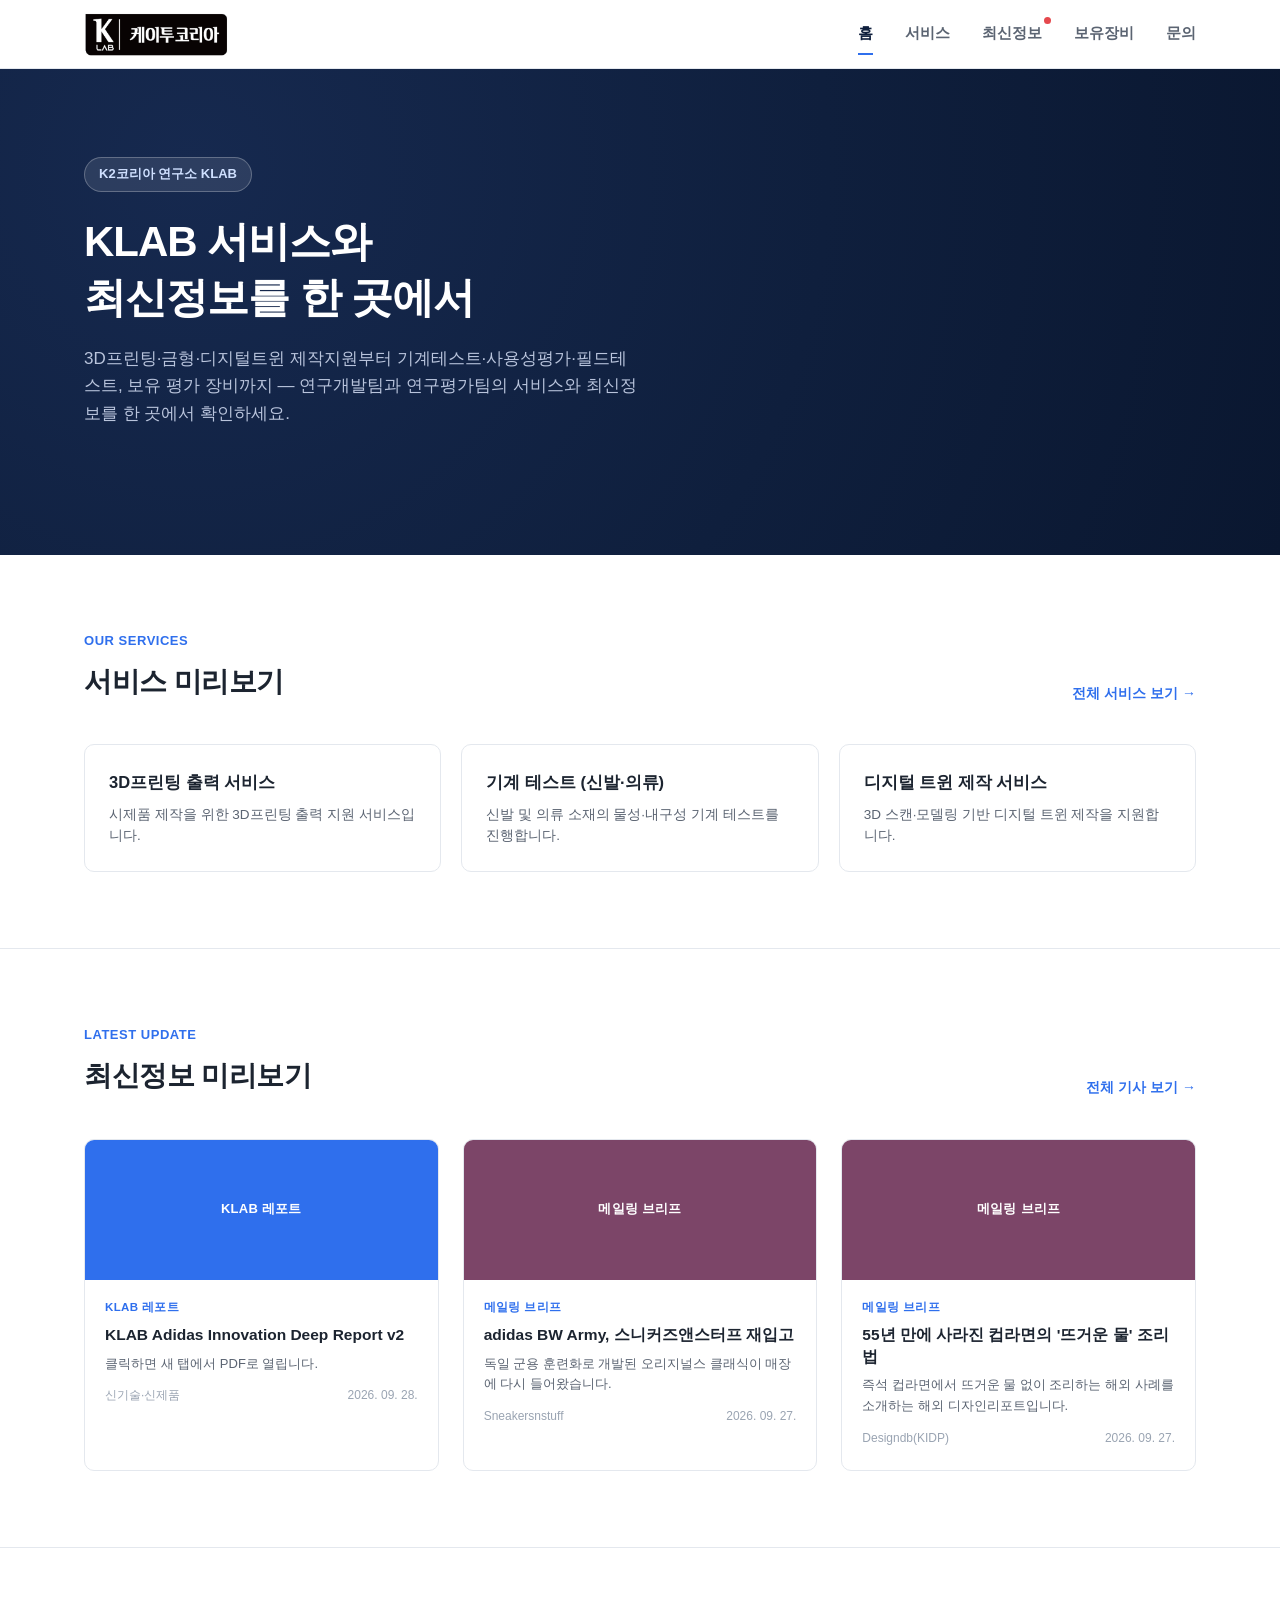
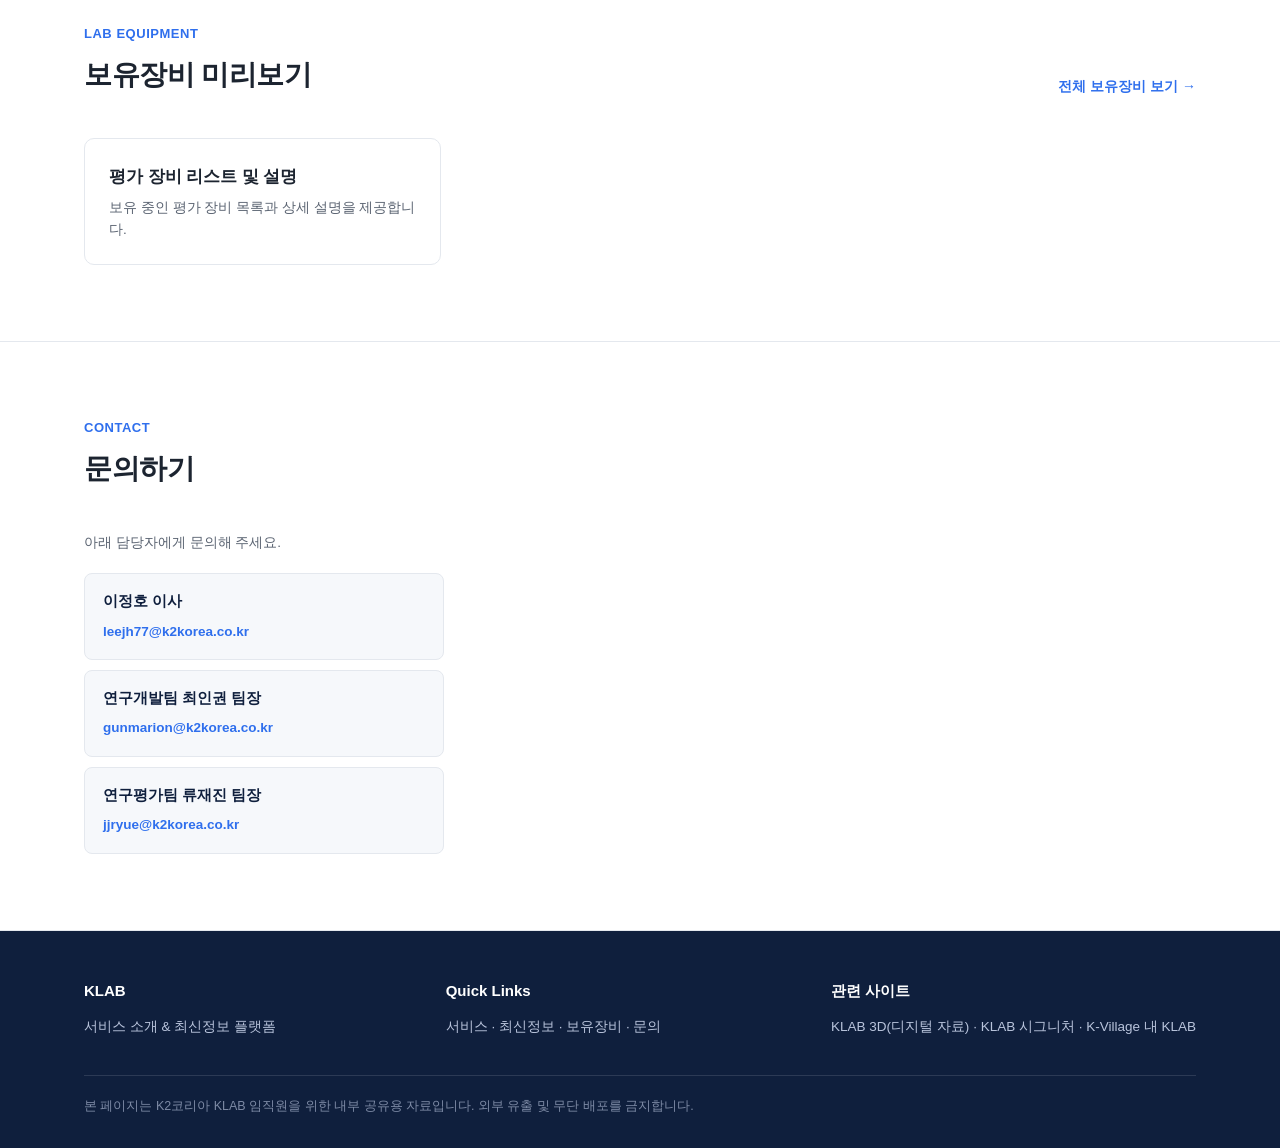
<file: index.html>
<!DOCTYPE html>
<html lang="ko">
<head>
<meta charset="UTF-8">
<meta name="viewport" content="width=device-width, initial-scale=1.0">
<meta name="robots" content="noindex, nofollow">
<title>KLAB | 서비스 · 최신정보</title>
<link rel="stylesheet" href="css/style.css">
</head>
<body>


<header class="site-header">
  <div class="wrap nav-row">
    <a href="index.html" class="logo"><img src="img/klab-logo.png" alt="KLAB"></a>
    <nav class="main-nav">
      <a href="index.html" class="active">홈</a>
      <a href="services.html">서비스</a>
      <a href="news.html">최신정보</a>
      <a href="infra.html">보유장비</a>
      <a href="#" class="js-contact">문의</a>
    </nav>
  </div>
</header>

<section class="hero">
  <div class="wrap">
    <span class="eyebrow">K2코리아 연구소 KLAB</span>
    <h1>KLAB 서비스와<br>최신정보를 한 곳에서</h1>
    <p>3D프린팅·금형·디지털트윈 제작지원부터 기계테스트·사용성평가·필드테스트, 보유 평가 장비까지 — 연구개발팀과 연구평가팀의 서비스와 최신정보를 한 곳에서 확인하세요.</p>
  </div>
</section>

<section class="block">
  <div class="wrap">
    <div class="block-head">
      <div>
        <span class="tag">Our Services</span>
        <h2>서비스 미리보기</h2>
      </div>
      <a href="services.html" class="more-link">전체 서비스 보기 →</a>
    </div>

    <div class="card-grid">
      <a href="service-3dprint.html" class="card">
        <h4>3D프린팅 출력 서비스</h4>
        <p>시제품 제작을 위한 3D프린팅 출력 지원 서비스입니다.</p>
      </a>
      <a href="service-mechtest.html" class="card">
        <h4>기계 테스트 (신발·의류)</h4>
        <p>신발 및 의류 소재의 물성·내구성 기계 테스트를 진행합니다.</p>
      </a>
      <a href="service-digitaltwin.html" class="card">
        <h4>디지털 트윈 제작 서비스</h4>
        <p>3D 스캔·모델링 기반 디지털 트윈 제작을 지원합니다.</p>
      </a>
    </div>
  </div>
</section>

<section class="block">
  <div class="wrap">
    <div class="block-head">
      <div>
        <span class="tag">Latest Update</span>
        <h2>최신정보 미리보기</h2>
      </div>
      <a href="news.html" class="more-link">전체 기사 보기 →</a>
    </div>

    <div class="news-grid" id="homeNewsPreview" data-loading="true">
      <p class="modal-sub">최신정보를 불러오는 중입니다…</p>
    </div>
  </div>
</section>

<section class="block">
  <div class="wrap">
    <div class="block-head">
      <div>
        <span class="tag">Lab Equipment</span>
        <h2>보유장비 미리보기</h2>
      </div>
      <a href="infra.html" class="more-link">전체 보유장비 보기 →</a>
    </div>

    <div class="card-grid">
      <a href="equipment.html" class="card">
        <h4>평가 장비 리스트 및 설명</h4>
        <p>보유 중인 평가 장비 목록과 상세 설명을 제공합니다.</p>
      </a>
    </div>
  </div>
</section>

<section class="block" id="contact">
  <div class="wrap">
    <div class="block-head">
      <div>
        <span class="tag">Contact</span>
        <h2>문의하기</h2>
      </div>
    </div>

    <p class="modal-sub">아래 담당자에게 문의해 주세요.</p>
    <div class="contact-card">
      <div class="contact-name">이정호 이사</div>
      <a class="contact-email" href="mailto:leejh77@k2korea.co.kr">leejh77@k2korea.co.kr</a>
    </div>
    <div class="contact-card">
      <div class="contact-name">연구개발팀 최인권 팀장</div>
      <a class="contact-email" href="mailto:gunmarion@k2korea.co.kr">gunmarion@k2korea.co.kr</a>
    </div>
    <div class="contact-card">
      <div class="contact-name">연구평가팀 류재진 팀장</div>
      <a class="contact-email" href="mailto:jjryue@k2korea.co.kr">jjryue@k2korea.co.kr</a>
    </div>
  </div>
</section>

<footer class="site-footer">
  <div class="wrap">
    <div class="foot-top">
      <div>
        <h5>KLAB</h5>
        <p>서비스 소개 &amp; 최신정보 플랫폼</p>
      </div>
      <div>
        <h5>Quick Links</h5>
        <p><a href="services.html">서비스</a> · <a href="news.html">최신정보</a> · <a href="infra.html">보유장비</a> · <a href="#" class="js-contact">문의</a></p>
      </div>
      <div>
        <h5>관련 사이트</h5>
        <p><a href="https://www.instagram.com/klab_3d/" target="_blank" rel="noopener">KLAB 3D(디지털 자료)</a> · <a href="https://www.instagram.com/klab.signature/" target="_blank" rel="noopener">KLAB 시그니처</a> · <a href="https://www.k-village.co.kr/k-lab/is" target="_blank" rel="noopener">K-Village 내 KLAB</a></p>
      </div>
    </div>
    <div class="foot-bottom">본 페이지는 K2코리아 KLAB 임직원을 위한 내부 공유용 자료입니다. 외부 유출 및 무단 배포를 금지합니다.</div>
  </div>
</footer>

<!-- 문의 안내 모달 -->
<div class="modal-overlay" id="contactModal">
  <div class="modal-box">
    <button class="modal-close" id="contactModalClose" aria-label="닫기">×</button>
    <h3>문의하기</h3>
    <p class="modal-sub">아래 담당자에게 문의해 주세요.</p>
    <div class="contact-card">
      <div class="contact-name">이정호 이사</div>
      <a class="contact-email" href="mailto:leejh77@k2korea.co.kr">leejh77@k2korea.co.kr</a>
    </div>
    <div class="contact-card">
      <div class="contact-name">연구개발팀 최인권 팀장</div>
      <a class="contact-email" href="mailto:gunmarion@k2korea.co.kr">gunmarion@k2korea.co.kr</a>
    </div>
    <div class="contact-card">
      <div class="contact-name">연구평가팀 류재진 팀장</div>
      <a class="contact-email" href="mailto:jjryue@k2korea.co.kr">jjryue@k2korea.co.kr</a>
    </div>
  </div>
</div>


<script src="js/main.js"></script>
<script src="js/news-policy.js"></script>
<script src="js/home-preview.js"></script>
</body>
</html>
</file>
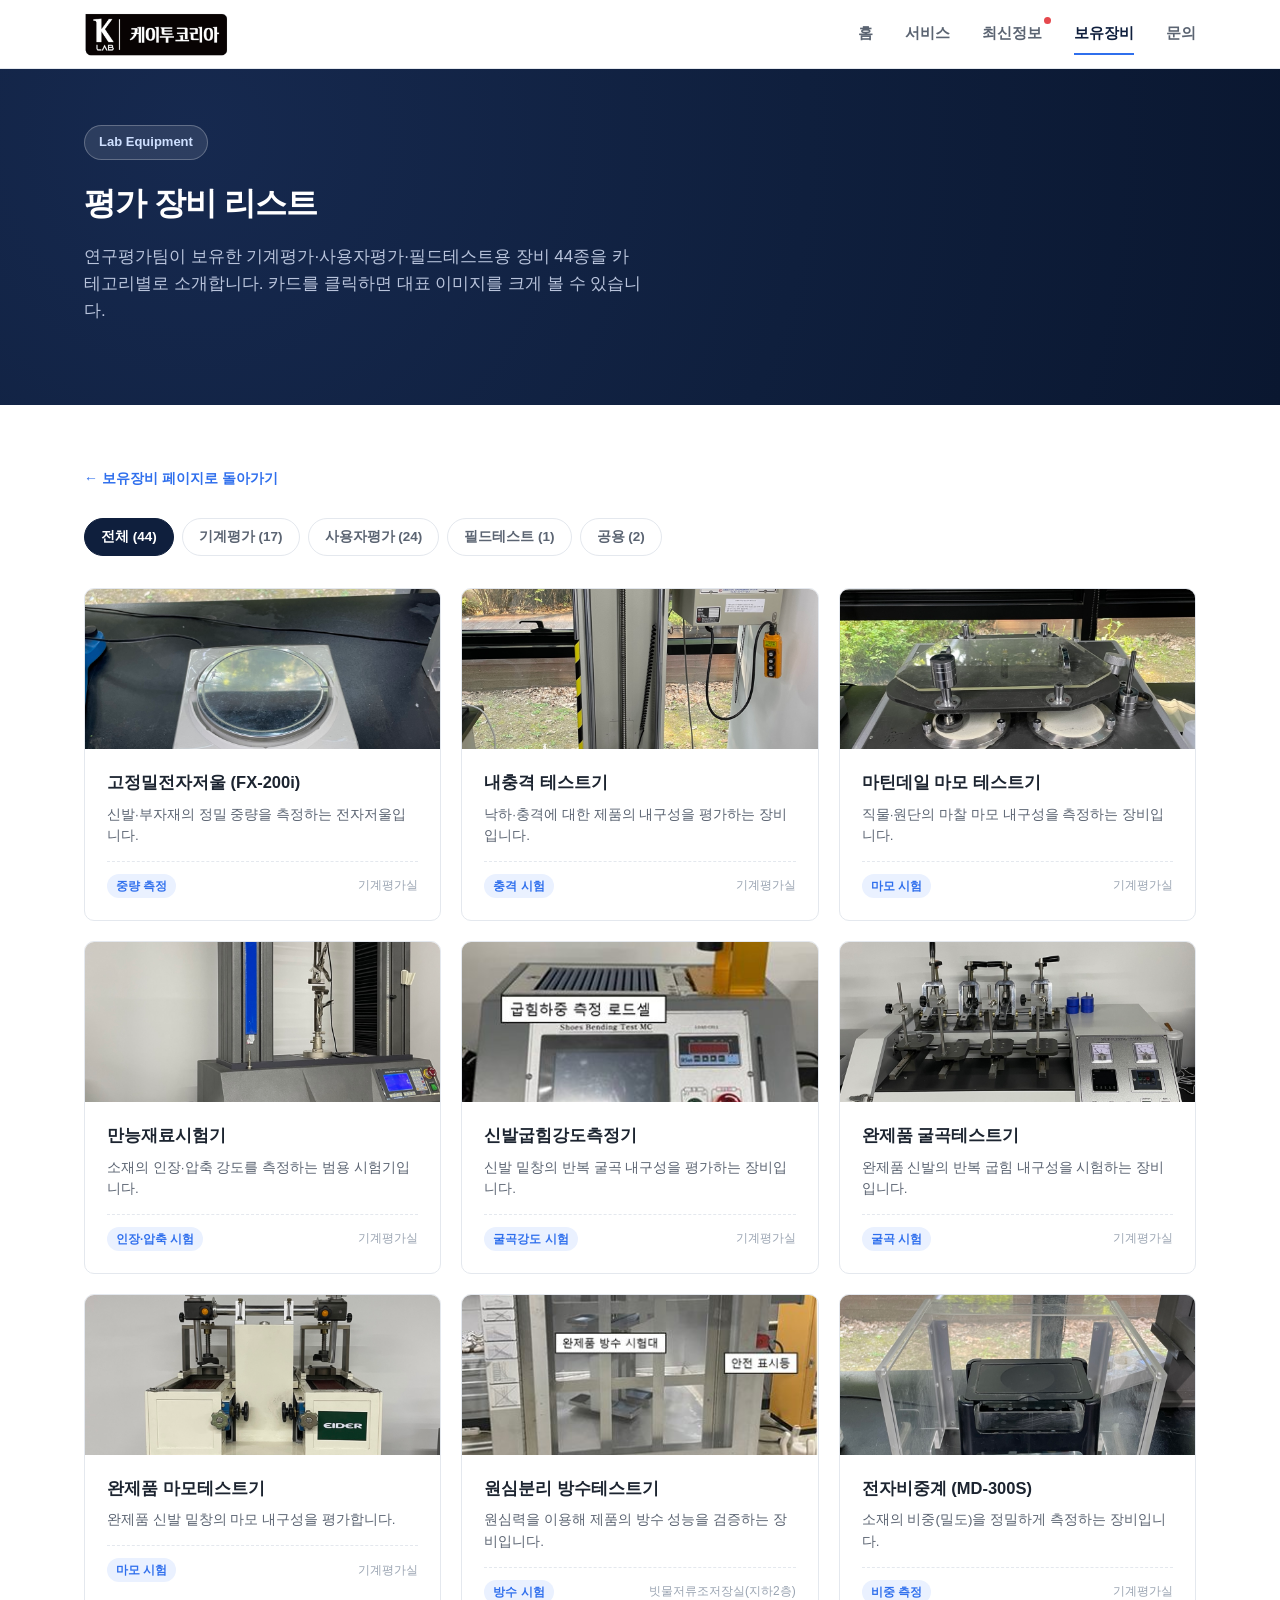
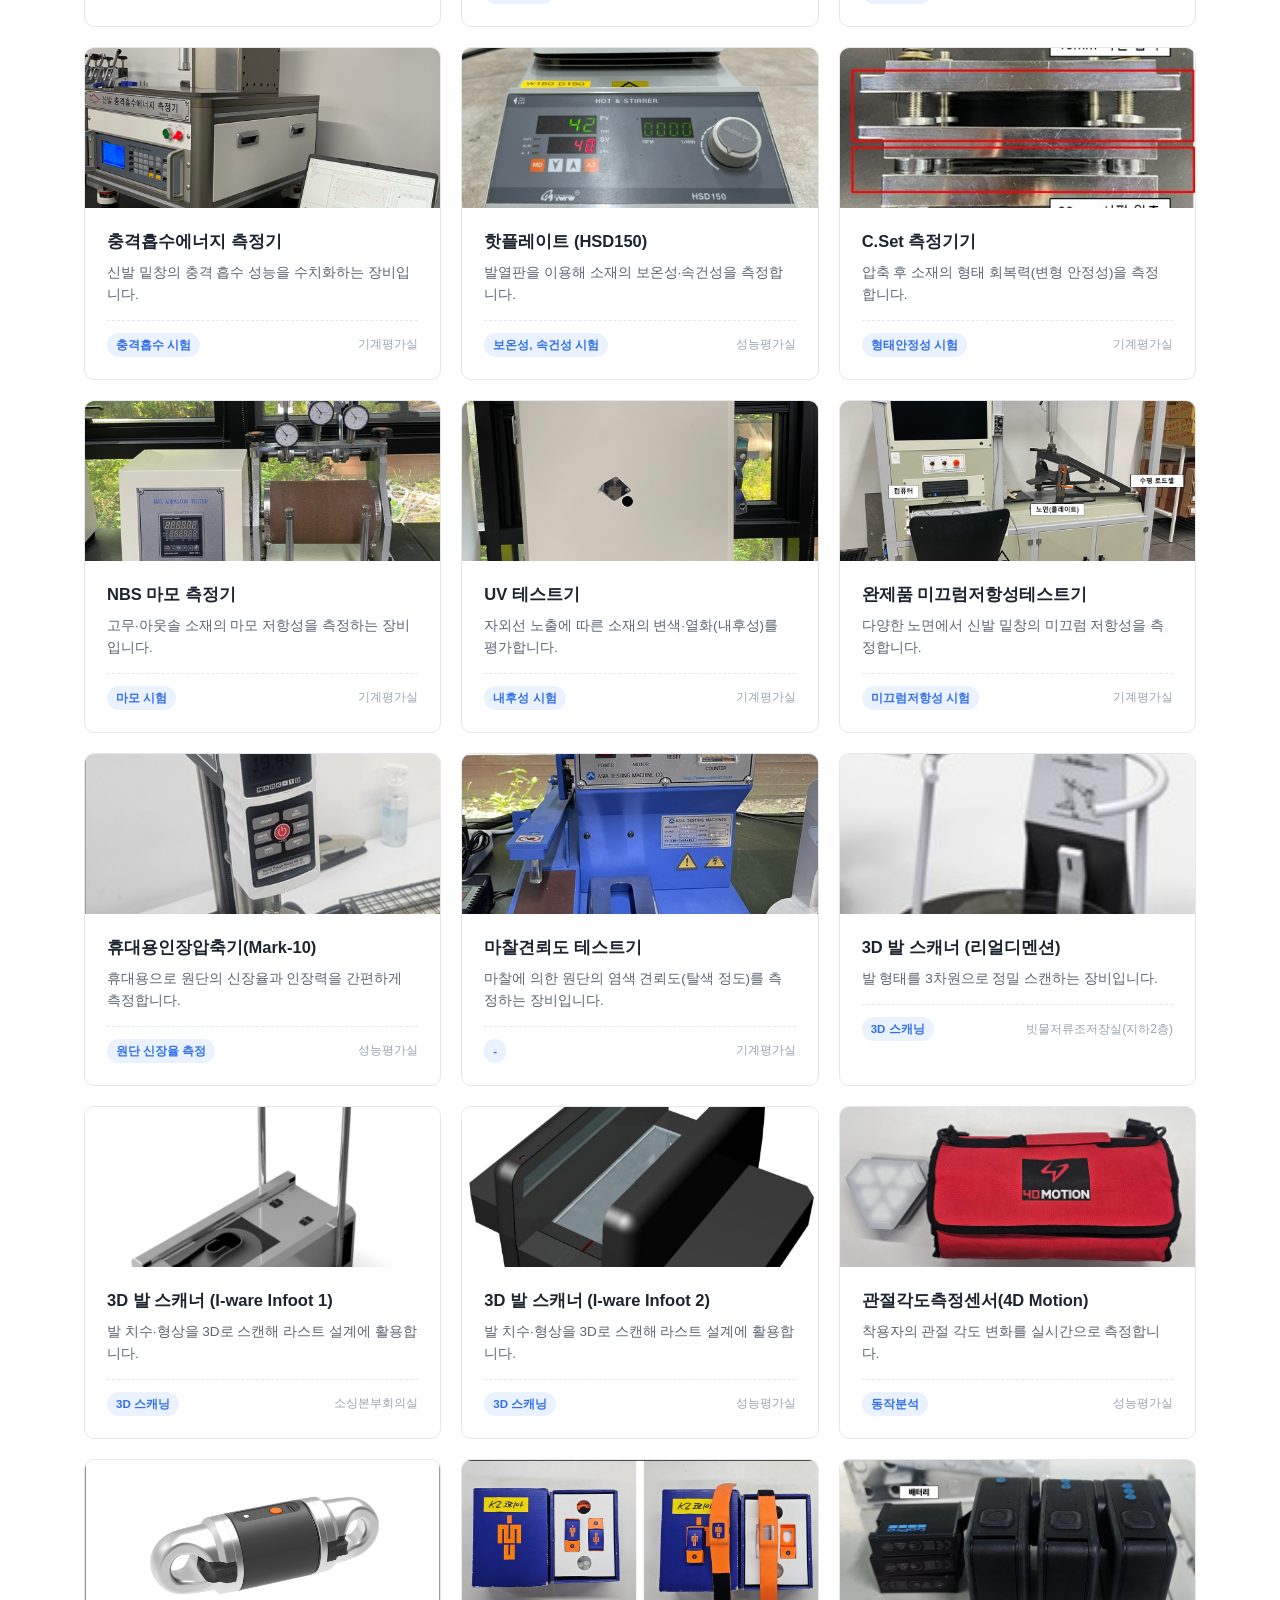
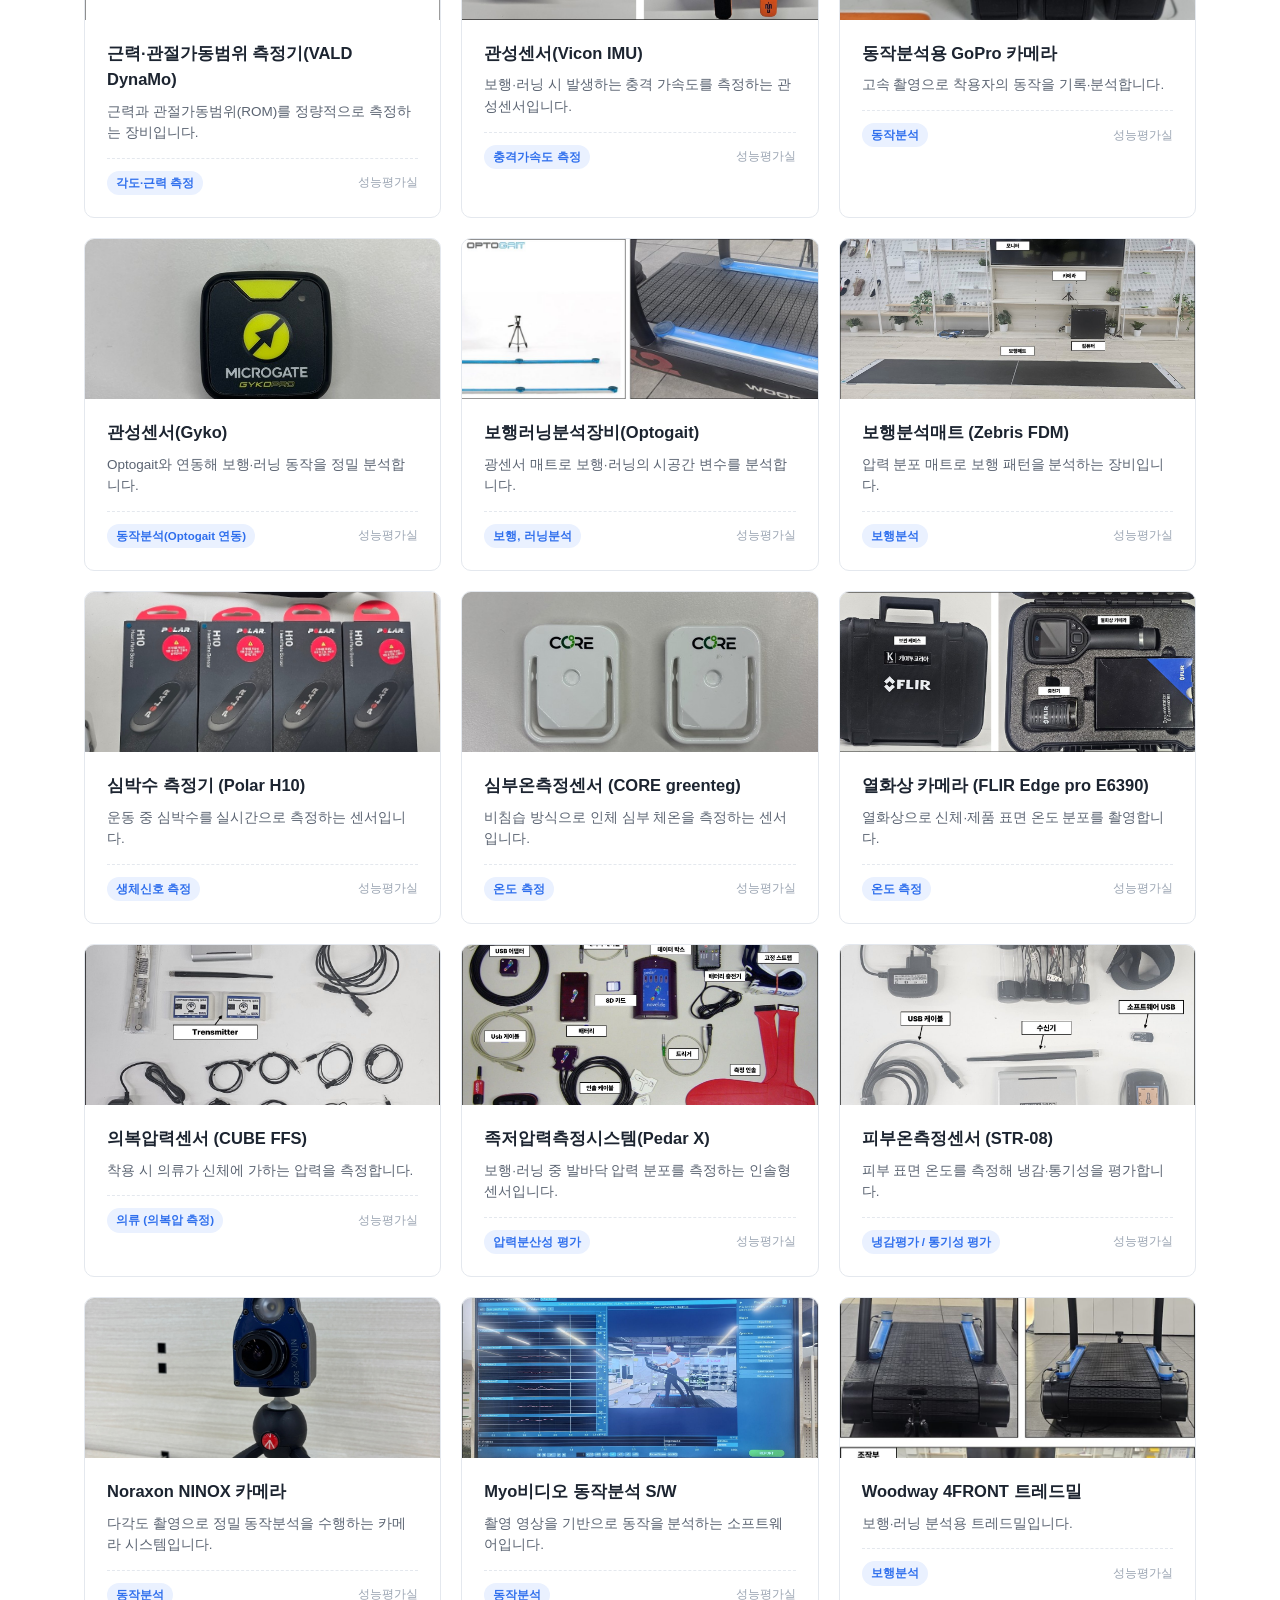
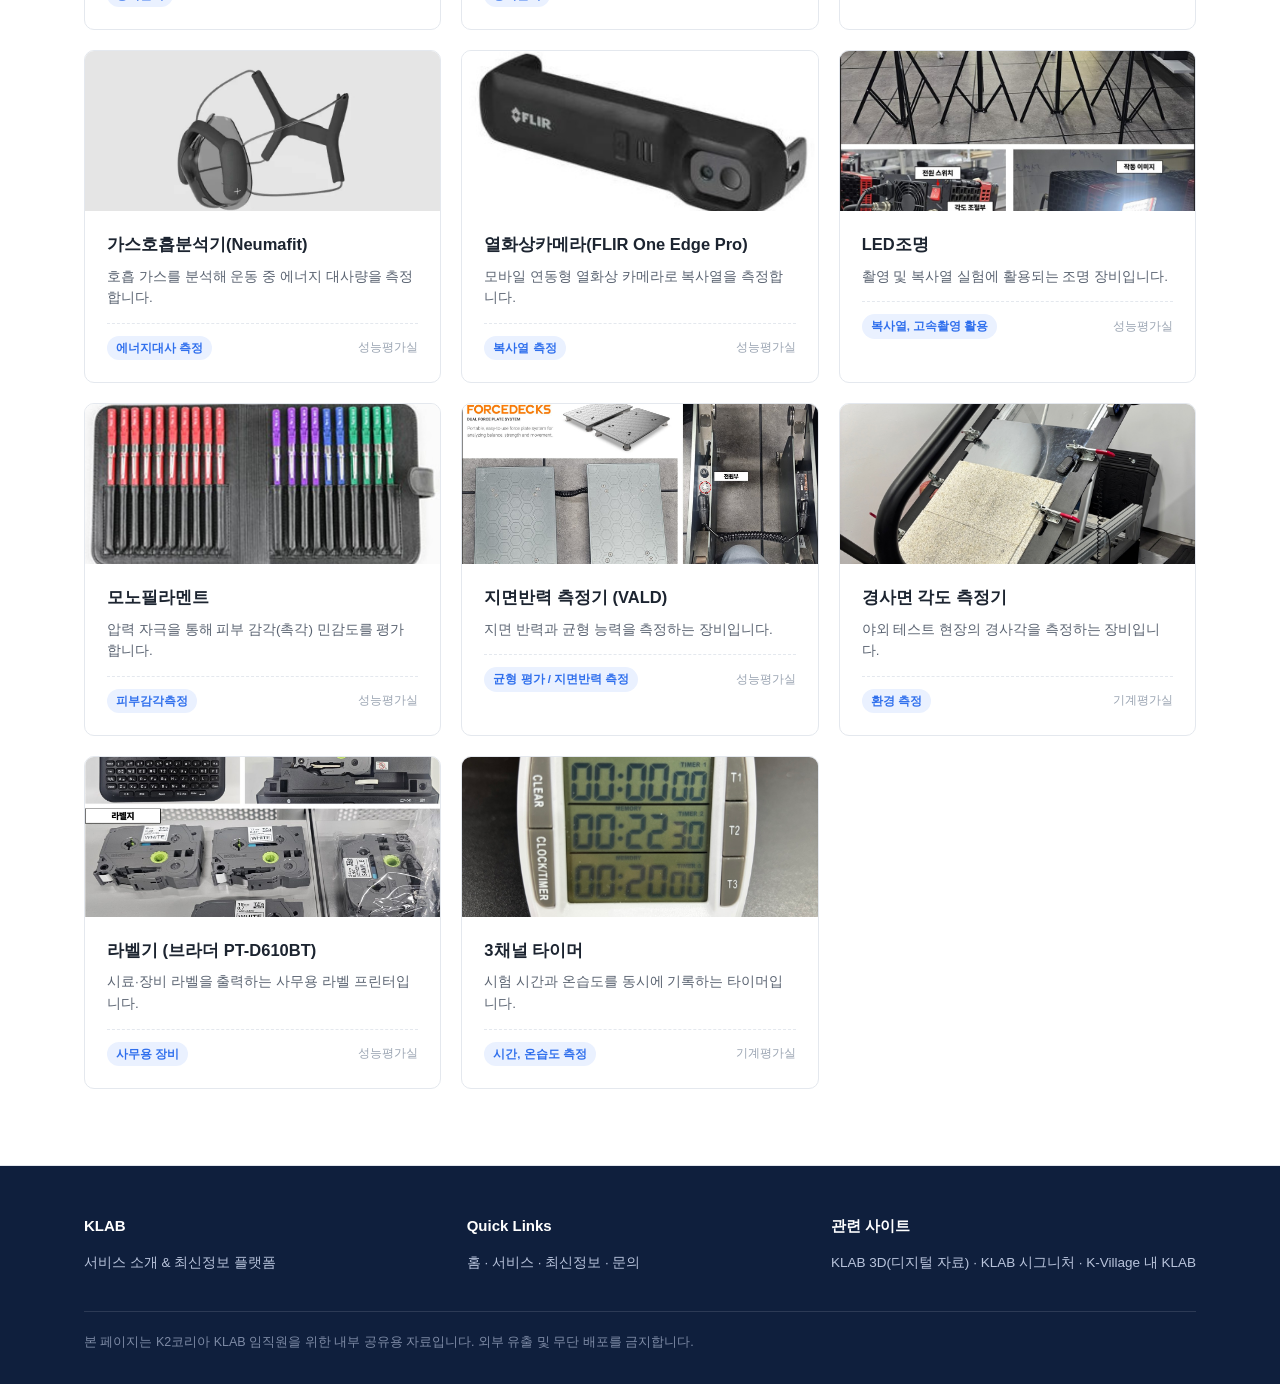
<file: equipment.html>
<!DOCTYPE html>
<html lang="ko">
<head>
<meta charset="UTF-8">
<meta name="viewport" content="width=device-width, initial-scale=1.0">
<meta name="robots" content="noindex, nofollow">
<title>KLAB | 평가 장비 리스트</title>
<link rel="stylesheet" href="css/style.css">
</head>
<body>


<header class="site-header">
  <div class="wrap nav-row">
    <a href="index.html" class="logo"><img src="img/klab-logo.png" alt="KLAB"></a>
    <nav class="main-nav">
      <a href="index.html">홈</a>
      <a href="services.html">서비스</a>
      <a href="news.html">최신정보</a>
      <a href="infra.html" class="active">보유장비</a>
      <a href="#" class="js-contact">문의</a>
    </nav>
  </div>
</header>

<section class="hero" style="padding:56px 0 48px;">
  <div class="wrap">
    <span class="eyebrow">Lab Equipment</span>
    <h1 style="font-size:32px;">평가 장비 리스트</h1>
    <p>연구평가팀이 보유한 기계평가·사용자평가·필드테스트용 장비 44종을 카테고리별로 소개합니다. 카드를 클릭하면 대표 이미지를 크게 볼 수 있습니다.</p>
  </div>
</section>

<section class="block">
  <div class="wrap">

    <p style="margin:-16px 0 28px;"><a href="infra.html" style="color:var(--color-accent);font-weight:700;font-size:14px;">← 보유장비 페이지로 돌아가기</a></p>

    <div class="list-controls">
      <div class="filter-tabs">
        <button class="active" data-filter="all">전체 (44)</button>
        <button data-filter="mech">기계평가 (17)</button>
        <button data-filter="user">사용자평가 (24)</button>
        <button data-filter="field">필드테스트 (1)</button>
        <button data-filter="common">공용 (2)</button>
      </div>
    </div>

    <div class="card-grid equip-grid">

      <div class="card equip-card js-equip-card" data-category="mech"
        data-name="고정밀전자저울 (FX-200i)" data-desc="신발·부자재의 정밀 중량을 측정하는 전자저울입니다."
        data-cat="중량 측정" data-loc="기계평가실"
        data-group="기계평가"
        data-img="img/equipment/eq-01.jpg" tabindex="0" role="button">
<div class="equip-thumb"><img src="img/equipment/eq-01.jpg" alt="고정밀전자저울 (FX-200i)"></div>
        <div class="equip-body">
          <h4>고정밀전자저울 (FX-200i)</h4>
          <p>신발·부자재의 정밀 중량을 측정하는 전자저울입니다.</p>
          <div class="equip-meta">
            <span class="equip-tag">중량 측정</span>
            <span class="equip-loc">기계평가실</span>
          </div>
        </div>
      </div>

      <div class="card equip-card js-equip-card" data-category="mech"
        data-name="내충격 테스트기" data-desc="낙하·충격에 대한 제품의 내구성을 평가하는 장비입니다."
        data-cat="충격 시험" data-loc="기계평가실"
        data-group="기계평가"
        data-img="img/equipment/eq-02.jpg" tabindex="0" role="button">
<div class="equip-thumb"><img src="img/equipment/eq-02.jpg" alt="내충격 테스트기"></div>
        <div class="equip-body">
          <h4>내충격 테스트기</h4>
          <p>낙하·충격에 대한 제품의 내구성을 평가하는 장비입니다.</p>
          <div class="equip-meta">
            <span class="equip-tag">충격 시험</span>
            <span class="equip-loc">기계평가실</span>
          </div>
        </div>
      </div>

      <div class="card equip-card js-equip-card" data-category="mech"
        data-name="마틴데일 마모 테스트기" data-desc="직물·원단의 마찰 마모 내구성을 측정하는 장비입니다."
        data-cat="마모 시험" data-loc="기계평가실"
        data-group="기계평가"
        data-img="img/equipment/eq-03.jpg" tabindex="0" role="button">
<div class="equip-thumb"><img src="img/equipment/eq-03.jpg" alt="마틴데일 마모 테스트기"></div>
        <div class="equip-body">
          <h4>마틴데일 마모 테스트기</h4>
          <p>직물·원단의 마찰 마모 내구성을 측정하는 장비입니다.</p>
          <div class="equip-meta">
            <span class="equip-tag">마모 시험</span>
            <span class="equip-loc">기계평가실</span>
          </div>
        </div>
      </div>

      <div class="card equip-card js-equip-card" data-category="mech"
        data-name="만능재료시험기" data-desc="소재의 인장·압축 강도를 측정하는 범용 시험기입니다."
        data-cat="인장·압축 시험" data-loc="기계평가실"
        data-group="기계평가"
        data-img="img/equipment/eq-04.jpg" tabindex="0" role="button">
<div class="equip-thumb"><img src="img/equipment/eq-04.jpg" alt="만능재료시험기"></div>
        <div class="equip-body">
          <h4>만능재료시험기</h4>
          <p>소재의 인장·압축 강도를 측정하는 범용 시험기입니다.</p>
          <div class="equip-meta">
            <span class="equip-tag">인장·압축 시험</span>
            <span class="equip-loc">기계평가실</span>
          </div>
        </div>
      </div>

      <div class="card equip-card js-equip-card" data-category="mech"
        data-name="신발굽힘강도측정기" data-desc="신발 밑창의 반복 굴곡 내구성을 평가하는 장비입니다."
        data-cat="굴곡강도 시험" data-loc="기계평가실"
        data-group="기계평가"
        data-img="img/equipment/eq-06.jpg" tabindex="0" role="button">
<div class="equip-thumb"><img src="img/equipment/eq-06.jpg" alt="신발굽힘강도측정기"></div>
        <div class="equip-body">
          <h4>신발굽힘강도측정기</h4>
          <p>신발 밑창의 반복 굴곡 내구성을 평가하는 장비입니다.</p>
          <div class="equip-meta">
            <span class="equip-tag">굴곡강도 시험</span>
            <span class="equip-loc">기계평가실</span>
          </div>
        </div>
      </div>

      <div class="card equip-card js-equip-card" data-category="mech"
        data-name="완제품 굴곡테스트기" data-desc="완제품 신발의 반복 굽힘 내구성을 시험하는 장비입니다."
        data-cat="굴곡 시험" data-loc="기계평가실"
        data-group="기계평가"
        data-img="img/equipment/eq-05.jpg" tabindex="0" role="button">
<div class="equip-thumb"><img src="img/equipment/eq-05.jpg" alt="완제품 굴곡테스트기"></div>
        <div class="equip-body">
          <h4>완제품 굴곡테스트기</h4>
          <p>완제품 신발의 반복 굽힘 내구성을 시험하는 장비입니다.</p>
          <div class="equip-meta">
            <span class="equip-tag">굴곡 시험</span>
            <span class="equip-loc">기계평가실</span>
          </div>
        </div>
      </div>

      <div class="card equip-card js-equip-card" data-category="mech"
        data-name="완제품 마모테스트기" data-desc="완제품 신발 밑창의 마모 내구성을 평가합니다."
        data-cat="마모 시험" data-loc="기계평가실"
        data-group="기계평가"
        data-img="img/equipment/eq-07.jpg" tabindex="0" role="button">
<div class="equip-thumb"><img src="img/equipment/eq-07.jpg" alt="완제품 마모테스트기"></div>
        <div class="equip-body">
          <h4>완제품 마모테스트기</h4>
          <p>완제품 신발 밑창의 마모 내구성을 평가합니다.</p>
          <div class="equip-meta">
            <span class="equip-tag">마모 시험</span>
            <span class="equip-loc">기계평가실</span>
          </div>
        </div>
      </div>

      <div class="card equip-card js-equip-card" data-category="mech"
        data-name="원심분리 방수테스트기" data-desc="원심력을 이용해 제품의 방수 성능을 검증하는 장비입니다."
        data-cat="방수 시험" data-loc="빗물저류조저장실(지하2층)"
        data-group="기계평가"
        data-img="img/equipment/eq-09.jpg" tabindex="0" role="button">
<div class="equip-thumb"><img src="img/equipment/eq-09.jpg" alt="원심분리 방수테스트기"></div>
        <div class="equip-body">
          <h4>원심분리 방수테스트기</h4>
          <p>원심력을 이용해 제품의 방수 성능을 검증하는 장비입니다.</p>
          <div class="equip-meta">
            <span class="equip-tag">방수 시험</span>
            <span class="equip-loc">빗물저류조저장실(지하2층)</span>
          </div>
        </div>
      </div>

      <div class="card equip-card js-equip-card" data-category="mech"
        data-name="전자비중계 (MD-300S)" data-desc="소재의 비중(밀도)을 정밀하게 측정하는 장비입니다."
        data-cat="비중 측정" data-loc="기계평가실"
        data-group="기계평가"
        data-img="img/equipment/eq-08.jpg" tabindex="0" role="button">
<div class="equip-thumb"><img src="img/equipment/eq-08.jpg" alt="전자비중계 (MD-300S)"></div>
        <div class="equip-body">
          <h4>전자비중계 (MD-300S)</h4>
          <p>소재의 비중(밀도)을 정밀하게 측정하는 장비입니다.</p>
          <div class="equip-meta">
            <span class="equip-tag">비중 측정</span>
            <span class="equip-loc">기계평가실</span>
          </div>
        </div>
      </div>

      <div class="card equip-card js-equip-card" data-category="mech"
        data-name="충격흡수에너지 측정기" data-desc="신발 밑창의 충격 흡수 성능을 수치화하는 장비입니다."
        data-cat="충격흡수 시험" data-loc="기계평가실"
        data-group="기계평가"
        data-img="img/equipment/eq-10.jpg" tabindex="0" role="button">
<div class="equip-thumb"><img src="img/equipment/eq-10.jpg" alt="충격흡수에너지 측정기"></div>
        <div class="equip-body">
          <h4>충격흡수에너지 측정기</h4>
          <p>신발 밑창의 충격 흡수 성능을 수치화하는 장비입니다.</p>
          <div class="equip-meta">
            <span class="equip-tag">충격흡수 시험</span>
            <span class="equip-loc">기계평가실</span>
          </div>
        </div>
      </div>

      <div class="card equip-card js-equip-card" data-category="mech"
        data-name="핫플레이트 (HSD150)" data-desc="발열판을 이용해 소재의 보온성·속건성을 측정합니다."
        data-cat="보온성, 속건성 시험" data-loc="성능평가실"
        data-group="기계평가"
        data-img="img/equipment/eq-11.jpg" tabindex="0" role="button">
<div class="equip-thumb"><img src="img/equipment/eq-11.jpg" alt="핫플레이트 (HSD150)"></div>
        <div class="equip-body">
          <h4>핫플레이트 (HSD150)</h4>
          <p>발열판을 이용해 소재의 보온성·속건성을 측정합니다.</p>
          <div class="equip-meta">
            <span class="equip-tag">보온성, 속건성 시험</span>
            <span class="equip-loc">성능평가실</span>
          </div>
        </div>
      </div>

      <div class="card equip-card js-equip-card" data-category="mech"
        data-name="C.Set 측정기기" data-desc="압축 후 소재의 형태 회복력(변형 안정성)을 측정합니다."
        data-cat="형태안정성 시험" data-loc="기계평가실"
        data-group="기계평가"
        data-img="img/equipment/eq-13.jpg" tabindex="0" role="button">
<div class="equip-thumb"><img src="img/equipment/eq-13.jpg" alt="C.Set 측정기기"></div>
        <div class="equip-body">
          <h4>C.Set 측정기기</h4>
          <p>압축 후 소재의 형태 회복력(변형 안정성)을 측정합니다.</p>
          <div class="equip-meta">
            <span class="equip-tag">형태안정성 시험</span>
            <span class="equip-loc">기계평가실</span>
          </div>
        </div>
      </div>

      <div class="card equip-card js-equip-card" data-category="mech"
        data-name="NBS 마모 측정기" data-desc="고무·아웃솔 소재의 마모 저항성을 측정하는 장비입니다."
        data-cat="마모 시험" data-loc="기계평가실"
        data-group="기계평가"
        data-img="img/equipment/eq-12.jpg" tabindex="0" role="button">
<div class="equip-thumb"><img src="img/equipment/eq-12.jpg" alt="NBS 마모 측정기"></div>
        <div class="equip-body">
          <h4>NBS 마모 측정기</h4>
          <p>고무·아웃솔 소재의 마모 저항성을 측정하는 장비입니다.</p>
          <div class="equip-meta">
            <span class="equip-tag">마모 시험</span>
            <span class="equip-loc">기계평가실</span>
          </div>
        </div>
      </div>

      <div class="card equip-card js-equip-card" data-category="mech"
        data-name="UV 테스트기" data-desc="자외선 노출에 따른 소재의 변색·열화(내후성)를 평가합니다."
        data-cat="내후성 시험" data-loc="기계평가실"
        data-group="기계평가"
        data-img="img/equipment/eq-14.jpg" tabindex="0" role="button">
<div class="equip-thumb"><img src="img/equipment/eq-14.jpg" alt="UV 테스트기"></div>
        <div class="equip-body">
          <h4>UV 테스트기</h4>
          <p>자외선 노출에 따른 소재의 변색·열화(내후성)를 평가합니다.</p>
          <div class="equip-meta">
            <span class="equip-tag">내후성 시험</span>
            <span class="equip-loc">기계평가실</span>
          </div>
        </div>
      </div>

      <div class="card equip-card js-equip-card" data-category="mech"
        data-name="완제품 미끄럼저항성테스트기" data-desc="다양한 노면에서 신발 밑창의 미끄럼 저항성을 측정합니다."
        data-cat="미끄럼저항성 시험" data-loc="기계평가실"
        data-group="기계평가"
        data-img="img/equipment/eq-16.jpg" tabindex="0" role="button">
<div class="equip-thumb"><img src="img/equipment/eq-16.jpg" alt="완제품 미끄럼저항성테스트기"></div>
        <div class="equip-body">
          <h4>완제품 미끄럼저항성테스트기</h4>
          <p>다양한 노면에서 신발 밑창의 미끄럼 저항성을 측정합니다.</p>
          <div class="equip-meta">
            <span class="equip-tag">미끄럼저항성 시험</span>
            <span class="equip-loc">기계평가실</span>
          </div>
        </div>
      </div>

      <div class="card equip-card js-equip-card" data-category="mech"
        data-name="휴대용인장압축기(Mark-10)" data-desc="휴대용으로 원단의 신장율과 인장력을 간편하게 측정합니다."
        data-cat="원단 신장율 측정" data-loc="성능평가실"
        data-group="기계평가"
        data-img="img/equipment/eq-17.jpg" tabindex="0" role="button">
<div class="equip-thumb"><img src="img/equipment/eq-17.jpg" alt="휴대용인장압축기(Mark-10)"></div>
        <div class="equip-body">
          <h4>휴대용인장압축기(Mark-10)</h4>
          <p>휴대용으로 원단의 신장율과 인장력을 간편하게 측정합니다.</p>
          <div class="equip-meta">
            <span class="equip-tag">원단 신장율 측정</span>
            <span class="equip-loc">성능평가실</span>
          </div>
        </div>
      </div>

      <div class="card equip-card js-equip-card" data-category="mech"
        data-name="마찰견뢰도 테스트기" data-desc="마찰에 의한 원단의 염색 견뢰도(탈색 정도)를 측정하는 장비입니다."
        data-cat="-" data-loc="기계평가실"
        data-group="기계평가"
        data-img="img/equipment/eq-45.jpg" tabindex="0" role="button">
<div class="equip-thumb"><img src="img/equipment/eq-45.jpg" alt="마찰견뢰도 테스트기"></div>
        <div class="equip-body">
          <h4>마찰견뢰도 테스트기</h4>
          <p>마찰에 의한 원단의 염색 견뢰도(탈색 정도)를 측정하는 장비입니다.</p>
          <div class="equip-meta">
            <span class="equip-tag">-</span>
            <span class="equip-loc">기계평가실</span>
          </div>
        </div>
      </div>

      <div class="card equip-card js-equip-card" data-category="user"
        data-name="3D 발 스캐너 (리얼디멘션)" data-desc="발 형태를 3차원으로 정밀 스캔하는 장비입니다."
        data-cat="3D 스캐닝" data-loc="빗물저류조저장실(지하2층)"
        data-group="사용자평가"
        data-img="img/equipment/eq-15.jpg" tabindex="0" role="button">
<div class="equip-thumb"><img src="img/equipment/eq-15.jpg" alt="3D 발 스캐너 (리얼디멘션)"></div>
        <div class="equip-body">
          <h4>3D 발 스캐너 (리얼디멘션)</h4>
          <p>발 형태를 3차원으로 정밀 스캔하는 장비입니다.</p>
          <div class="equip-meta">
            <span class="equip-tag">3D 스캐닝</span>
            <span class="equip-loc">빗물저류조저장실(지하2층)</span>
          </div>
        </div>
      </div>

      <div class="card equip-card js-equip-card" data-category="user"
        data-name="3D 발 스캐너 (I-ware Infoot 1)" data-desc="발 치수·형상을 3D로 스캔해 라스트 설계에 활용합니다."
        data-cat="3D 스캐닝" data-loc="소싱본부회의실"
        data-group="사용자평가"
        data-img="img/equipment/eq-18.jpg" tabindex="0" role="button">
<div class="equip-thumb"><img src="img/equipment/eq-18.jpg" alt="3D 발 스캐너 (I-ware Infoot 1)"></div>
        <div class="equip-body">
          <h4>3D 발 스캐너 (I-ware Infoot 1)</h4>
          <p>발 치수·형상을 3D로 스캔해 라스트 설계에 활용합니다.</p>
          <div class="equip-meta">
            <span class="equip-tag">3D 스캐닝</span>
            <span class="equip-loc">소싱본부회의실</span>
          </div>
        </div>
      </div>

      <div class="card equip-card js-equip-card" data-category="user"
        data-name="3D 발 스캐너 (I-ware Infoot 2)" data-desc="발 치수·형상을 3D로 스캔해 라스트 설계에 활용합니다."
        data-cat="3D 스캐닝" data-loc="성능평가실"
        data-group="사용자평가"
        data-img="img/equipment/eq-20.jpg" tabindex="0" role="button">
<div class="equip-thumb"><img src="img/equipment/eq-20.jpg" alt="3D 발 스캐너 (I-ware Infoot 2)"></div>
        <div class="equip-body">
          <h4>3D 발 스캐너 (I-ware Infoot 2)</h4>
          <p>발 치수·형상을 3D로 스캔해 라스트 설계에 활용합니다.</p>
          <div class="equip-meta">
            <span class="equip-tag">3D 스캐닝</span>
            <span class="equip-loc">성능평가실</span>
          </div>
        </div>
      </div>

      <div class="card equip-card js-equip-card" data-category="user"
        data-name="관절각도측정센서(4D Motion)" data-desc="착용자의 관절 각도 변화를 실시간으로 측정합니다."
        data-cat="동작분석" data-loc="성능평가실"
        data-group="사용자평가"
        data-img="img/equipment/eq-19.jpg" tabindex="0" role="button">
<div class="equip-thumb"><img src="img/equipment/eq-19.jpg" alt="관절각도측정센서(4D Motion)"></div>
        <div class="equip-body">
          <h4>관절각도측정센서(4D Motion)</h4>
          <p>착용자의 관절 각도 변화를 실시간으로 측정합니다.</p>
          <div class="equip-meta">
            <span class="equip-tag">동작분석</span>
            <span class="equip-loc">성능평가실</span>
          </div>
        </div>
      </div>

      <div class="card equip-card js-equip-card" data-category="user"
        data-name="근력·관절가동범위 측정기(VALD DynaMo)" data-desc="근력과 관절가동범위(ROM)를 정량적으로 측정하는 장비입니다."
        data-cat="각도·근력 측정" data-loc="성능평가실"
        data-group="사용자평가"
        data-img="img/equipment/eq-22.jpg" tabindex="0" role="button">
<div class="equip-thumb"><img src="img/equipment/eq-22.jpg" alt="근력·관절가동범위 측정기(VALD DynaMo)"></div>
        <div class="equip-body">
          <h4>근력·관절가동범위 측정기(VALD DynaMo)</h4>
          <p>근력과 관절가동범위(ROM)를 정량적으로 측정하는 장비입니다.</p>
          <div class="equip-meta">
            <span class="equip-tag">각도·근력 측정</span>
            <span class="equip-loc">성능평가실</span>
          </div>
        </div>
      </div>

      <div class="card equip-card js-equip-card" data-category="user"
        data-name="관성센서(Vicon IMU)" data-desc="보행·러닝 시 발생하는 충격 가속도를 측정하는 관성센서입니다."
        data-cat="충격가속도 측정" data-loc="성능평가실"
        data-group="사용자평가"
        data-img="img/equipment/eq-23.jpg" tabindex="0" role="button">
<div class="equip-thumb"><img src="img/equipment/eq-23.jpg" alt="관성센서(Vicon IMU)"></div>
        <div class="equip-body">
          <h4>관성센서(Vicon IMU)</h4>
          <p>보행·러닝 시 발생하는 충격 가속도를 측정하는 관성센서입니다.</p>
          <div class="equip-meta">
            <span class="equip-tag">충격가속도 측정</span>
            <span class="equip-loc">성능평가실</span>
          </div>
        </div>
      </div>

      <div class="card equip-card js-equip-card" data-category="user"
        data-name="동작분석용 GoPro 카메라" data-desc="고속 촬영으로 착용자의 동작을 기록·분석합니다."
        data-cat="동작분석" data-loc="성능평가실"
        data-group="사용자평가"
        data-img="img/equipment/eq-24.jpg" tabindex="0" role="button">
<div class="equip-thumb"><img src="img/equipment/eq-24.jpg" alt="동작분석용 GoPro 카메라"></div>
        <div class="equip-body">
          <h4>동작분석용 GoPro 카메라</h4>
          <p>고속 촬영으로 착용자의 동작을 기록·분석합니다.</p>
          <div class="equip-meta">
            <span class="equip-tag">동작분석</span>
            <span class="equip-loc">성능평가실</span>
          </div>
        </div>
      </div>

      <div class="card equip-card js-equip-card" data-category="user"
        data-name="관성센서(Gyko)" data-desc="Optogait와 연동해 보행·러닝 동작을 정밀 분석합니다."
        data-cat="동작분석(Optogait 연동)" data-loc="성능평가실"
        data-group="사용자평가"
        data-img="img/equipment/eq-21.jpg" tabindex="0" role="button">
<div class="equip-thumb"><img src="img/equipment/eq-21.jpg" alt="관성센서(Gyko)"></div>
        <div class="equip-body">
          <h4>관성센서(Gyko)</h4>
          <p>Optogait와 연동해 보행·러닝 동작을 정밀 분석합니다.</p>
          <div class="equip-meta">
            <span class="equip-tag">동작분석(Optogait 연동)</span>
            <span class="equip-loc">성능평가실</span>
          </div>
        </div>
      </div>

      <div class="card equip-card js-equip-card" data-category="user"
        data-name="보행러닝분석장비(Optogait)" data-desc="광센서 매트로 보행·러닝의 시공간 변수를 분석합니다."
        data-cat="보행, 러닝분석" data-loc="성능평가실"
        data-group="사용자평가"
        data-img="img/equipment/eq-26.jpg" tabindex="0" role="button">
<div class="equip-thumb"><img src="img/equipment/eq-26.jpg" alt="보행러닝분석장비(Optogait)"></div>
        <div class="equip-body">
          <h4>보행러닝분석장비(Optogait)</h4>
          <p>광센서 매트로 보행·러닝의 시공간 변수를 분석합니다.</p>
          <div class="equip-meta">
            <span class="equip-tag">보행, 러닝분석</span>
            <span class="equip-loc">성능평가실</span>
          </div>
        </div>
      </div>

      <div class="card equip-card js-equip-card" data-category="user"
        data-name="보행분석매트 (Zebris FDM)" data-desc="압력 분포 매트로 보행 패턴을 분석하는 장비입니다."
        data-cat="보행분석" data-loc="성능평가실"
        data-group="사용자평가"
        data-img="img/equipment/eq-27.jpg" tabindex="0" role="button">
<div class="equip-thumb"><img src="img/equipment/eq-27.jpg" alt="보행분석매트 (Zebris FDM)"></div>
        <div class="equip-body">
          <h4>보행분석매트 (Zebris FDM)</h4>
          <p>압력 분포 매트로 보행 패턴을 분석하는 장비입니다.</p>
          <div class="equip-meta">
            <span class="equip-tag">보행분석</span>
            <span class="equip-loc">성능평가실</span>
          </div>
        </div>
      </div>

      <div class="card equip-card js-equip-card" data-category="user"
        data-name="심박수 측정기 (Polar H10)" data-desc="운동 중 심박수를 실시간으로 측정하는 센서입니다."
        data-cat="생체신호 측정" data-loc="성능평가실"
        data-group="사용자평가"
        data-img="img/equipment/eq-25.jpg" tabindex="0" role="button">
<div class="equip-thumb"><img src="img/equipment/eq-25.jpg" alt="심박수 측정기 (Polar H10)"></div>
        <div class="equip-body">
          <h4>심박수 측정기 (Polar H10)</h4>
          <p>운동 중 심박수를 실시간으로 측정하는 센서입니다.</p>
          <div class="equip-meta">
            <span class="equip-tag">생체신호 측정</span>
            <span class="equip-loc">성능평가실</span>
          </div>
        </div>
      </div>

      <div class="card equip-card js-equip-card" data-category="user"
        data-name="심부온측정센서 (CORE greenteg)" data-desc="비침습 방식으로 인체 심부 체온을 측정하는 센서입니다."
        data-cat="온도 측정" data-loc="성능평가실"
        data-group="사용자평가"
        data-img="img/equipment/eq-28.jpg" tabindex="0" role="button">
<div class="equip-thumb"><img src="img/equipment/eq-28.jpg" alt="심부온측정센서 (CORE greenteg)"></div>
        <div class="equip-body">
          <h4>심부온측정센서 (CORE greenteg)</h4>
          <p>비침습 방식으로 인체 심부 체온을 측정하는 센서입니다.</p>
          <div class="equip-meta">
            <span class="equip-tag">온도 측정</span>
            <span class="equip-loc">성능평가실</span>
          </div>
        </div>
      </div>

      <div class="card equip-card js-equip-card" data-category="user"
        data-name="열화상 카메라 (FLIR Edge pro E6390)" data-desc="열화상으로 신체·제품 표면 온도 분포를 촬영합니다."
        data-cat="온도 측정" data-loc="성능평가실"
        data-group="사용자평가"
        data-img="img/equipment/eq-30.jpg" tabindex="0" role="button">
<div class="equip-thumb"><img src="img/equipment/eq-30.jpg" alt="열화상 카메라 (FLIR Edge pro E6390)"></div>
        <div class="equip-body">
          <h4>열화상 카메라 (FLIR Edge pro E6390)</h4>
          <p>열화상으로 신체·제품 표면 온도 분포를 촬영합니다.</p>
          <div class="equip-meta">
            <span class="equip-tag">온도 측정</span>
            <span class="equip-loc">성능평가실</span>
          </div>
        </div>
      </div>

      <div class="card equip-card js-equip-card" data-category="user"
        data-name="의복압력센서 (CUBE FFS)" data-desc="착용 시 의류가 신체에 가하는 압력을 측정합니다."
        data-cat="의류 (의복압 측정)" data-loc="성능평가실"
        data-group="사용자평가"
        data-img="img/equipment/eq-31.jpg" tabindex="0" role="button">
<div class="equip-thumb"><img src="img/equipment/eq-31.jpg" alt="의복압력센서 (CUBE FFS)"></div>
        <div class="equip-body">
          <h4>의복압력센서 (CUBE FFS)</h4>
          <p>착용 시 의류가 신체에 가하는 압력을 측정합니다.</p>
          <div class="equip-meta">
            <span class="equip-tag">의류 (의복압 측정)</span>
            <span class="equip-loc">성능평가실</span>
          </div>
        </div>
      </div>

      <div class="card equip-card js-equip-card" data-category="user"
        data-name="족저압력측정시스템(Pedar X)" data-desc="보행·러닝 중 발바닥 압력 분포를 측정하는 인솔형 센서입니다."
        data-cat="압력분산성 평가" data-loc="성능평가실"
        data-group="사용자평가"
        data-img="img/equipment/eq-32.jpg" tabindex="0" role="button">
<div class="equip-thumb"><img src="img/equipment/eq-32.jpg" alt="족저압력측정시스템(Pedar X)"></div>
        <div class="equip-body">
          <h4>족저압력측정시스템(Pedar X)</h4>
          <p>보행·러닝 중 발바닥 압력 분포를 측정하는 인솔형 센서입니다.</p>
          <div class="equip-meta">
            <span class="equip-tag">압력분산성 평가</span>
            <span class="equip-loc">성능평가실</span>
          </div>
        </div>
      </div>

      <div class="card equip-card js-equip-card" data-category="user"
        data-name="피부온측정센서 (STR-08)" data-desc="피부 표면 온도를 측정해 냉감·통기성을 평가합니다."
        data-cat="냉감평가 / 통기성 평가" data-loc="성능평가실"
        data-group="사용자평가"
        data-img="img/equipment/eq-33.jpg" tabindex="0" role="button">
<div class="equip-thumb"><img src="img/equipment/eq-33.jpg" alt="피부온측정센서 (STR-08)"></div>
        <div class="equip-body">
          <h4>피부온측정센서 (STR-08)</h4>
          <p>피부 표면 온도를 측정해 냉감·통기성을 평가합니다.</p>
          <div class="equip-meta">
            <span class="equip-tag">냉감평가 / 통기성 평가</span>
            <span class="equip-loc">성능평가실</span>
          </div>
        </div>
      </div>

      <div class="card equip-card js-equip-card" data-category="user"
        data-name="Noraxon NINOX 카메라" data-desc="다각도 촬영으로 정밀 동작분석을 수행하는 카메라 시스템입니다."
        data-cat="동작분석" data-loc="성능평가실"
        data-group="사용자평가"
        data-img="img/equipment/eq-29.jpg" tabindex="0" role="button">
<div class="equip-thumb"><img src="img/equipment/eq-29.jpg" alt="Noraxon NINOX 카메라"></div>
        <div class="equip-body">
          <h4>Noraxon NINOX 카메라</h4>
          <p>다각도 촬영으로 정밀 동작분석을 수행하는 카메라 시스템입니다.</p>
          <div class="equip-meta">
            <span class="equip-tag">동작분석</span>
            <span class="equip-loc">성능평가실</span>
          </div>
        </div>
      </div>

      <div class="card equip-card js-equip-card" data-category="user"
        data-name="Myo비디오 동작분석 S/W" data-desc="촬영 영상을 기반으로 동작을 분석하는 소프트웨어입니다."
        data-cat="동작분석" data-loc="성능평가실"
        data-group="사용자평가"
        data-img="img/equipment/eq-35.jpg" tabindex="0" role="button">
<div class="equip-thumb"><img src="img/equipment/eq-35.jpg" alt="Myo비디오 동작분석 S/W"></div>
        <div class="equip-body">
          <h4>Myo비디오 동작분석 S/W</h4>
          <p>촬영 영상을 기반으로 동작을 분석하는 소프트웨어입니다.</p>
          <div class="equip-meta">
            <span class="equip-tag">동작분석</span>
            <span class="equip-loc">성능평가실</span>
          </div>
        </div>
      </div>

      <div class="card equip-card js-equip-card" data-category="user"
        data-name="Woodway 4FRONT 트레드밀" data-desc="보행·러닝 분석용 트레드밀입니다."
        data-cat="보행분석" data-loc="성능평가실"
        data-group="사용자평가"
        data-img="img/equipment/eq-36.jpg" tabindex="0" role="button">
<div class="equip-thumb"><img src="img/equipment/eq-36.jpg" alt="Woodway 4FRONT 트레드밀"></div>
        <div class="equip-body">
          <h4>Woodway 4FRONT 트레드밀</h4>
          <p>보행·러닝 분석용 트레드밀입니다.</p>
          <div class="equip-meta">
            <span class="equip-tag">보행분석</span>
            <span class="equip-loc">성능평가실</span>
          </div>
        </div>
      </div>

      <div class="card equip-card js-equip-card" data-category="user"
        data-name="가스호흡분석기(Neumafit)" data-desc="호흡 가스를 분석해 운동 중 에너지 대사량을 측정합니다."
        data-cat="에너지대사 측정" data-loc="성능평가실"
        data-group="사용자평가"
        data-img="img/equipment/eq-37.jpg" tabindex="0" role="button">
<div class="equip-thumb"><img src="img/equipment/eq-37.jpg" alt="가스호흡분석기(Neumafit)"></div>
        <div class="equip-body">
          <h4>가스호흡분석기(Neumafit)</h4>
          <p>호흡 가스를 분석해 운동 중 에너지 대사량을 측정합니다.</p>
          <div class="equip-meta">
            <span class="equip-tag">에너지대사 측정</span>
            <span class="equip-loc">성능평가실</span>
          </div>
        </div>
      </div>

      <div class="card equip-card js-equip-card" data-category="user"
        data-name="열화상카메라(FLIR One Edge Pro)" data-desc="모바일 연동형 열화상 카메라로 복사열을 측정합니다."
        data-cat="복사열 측정" data-loc="성능평가실"
        data-group="사용자평가"
        data-img="img/equipment/eq-34.jpg" tabindex="0" role="button">
<div class="equip-thumb"><img src="img/equipment/eq-34.jpg" alt="열화상카메라(FLIR One Edge Pro)"></div>
        <div class="equip-body">
          <h4>열화상카메라(FLIR One Edge Pro)</h4>
          <p>모바일 연동형 열화상 카메라로 복사열을 측정합니다.</p>
          <div class="equip-meta">
            <span class="equip-tag">복사열 측정</span>
            <span class="equip-loc">성능평가실</span>
          </div>
        </div>
      </div>

      <div class="card equip-card js-equip-card" data-category="user"
        data-name="LED조명" data-desc="촬영 및 복사열 실험에 활용되는 조명 장비입니다."
        data-cat="복사열, 고속촬영 활용" data-loc="성능평가실"
        data-group="사용자평가"
        data-img="img/equipment/eq-39.jpg" tabindex="0" role="button">
<div class="equip-thumb"><img src="img/equipment/eq-39.jpg" alt="LED조명"></div>
        <div class="equip-body">
          <h4>LED조명</h4>
          <p>촬영 및 복사열 실험에 활용되는 조명 장비입니다.</p>
          <div class="equip-meta">
            <span class="equip-tag">복사열, 고속촬영 활용</span>
            <span class="equip-loc">성능평가실</span>
          </div>
        </div>
      </div>

      <div class="card equip-card js-equip-card" data-category="user"
        data-name="모노필라멘트" data-desc="압력 자극을 통해 피부 감각(촉각) 민감도를 평가합니다."
        data-cat="피부감각측정" data-loc="성능평가실"
        data-group="사용자평가"
        data-img="img/equipment/eq-38.jpg" tabindex="0" role="button">
<div class="equip-thumb"><img src="img/equipment/eq-38.jpg" alt="모노필라멘트"></div>
        <div class="equip-body">
          <h4>모노필라멘트</h4>
          <p>압력 자극을 통해 피부 감각(촉각) 민감도를 평가합니다.</p>
          <div class="equip-meta">
            <span class="equip-tag">피부감각측정</span>
            <span class="equip-loc">성능평가실</span>
          </div>
        </div>
      </div>

      <div class="card equip-card js-equip-card" data-category="user"
        data-name="지면반력 측정기 (VALD)" data-desc="지면 반력과 균형 능력을 측정하는 장비입니다."
        data-cat="균형 평가 / 지면반력 측정" data-loc="성능평가실"
        data-group="사용자평가"
        data-img="img/equipment/eq-44.jpg" tabindex="0" role="button">
<div class="equip-thumb"><img src="img/equipment/eq-44.jpg" alt="지면반력 측정기 (VALD)"></div>
        <div class="equip-body">
          <h4>지면반력 측정기 (VALD)</h4>
          <p>지면 반력과 균형 능력을 측정하는 장비입니다.</p>
          <div class="equip-meta">
            <span class="equip-tag">균형 평가 / 지면반력 측정</span>
            <span class="equip-loc">성능평가실</span>
          </div>
        </div>
      </div>

      <div class="card equip-card js-equip-card" data-category="field"
        data-name="경사면 각도 측정기" data-desc="야외 테스트 현장의 경사각을 측정하는 장비입니다."
        data-cat="환경 측정" data-loc="기계평가실"
        data-group="필드테스트"
        data-img="img/equipment/eq-40.jpg" tabindex="0" role="button">
<div class="equip-thumb"><img src="img/equipment/eq-40.jpg" alt="경사면 각도 측정기"></div>
        <div class="equip-body">
          <h4>경사면 각도 측정기</h4>
          <p>야외 테스트 현장의 경사각을 측정하는 장비입니다.</p>
          <div class="equip-meta">
            <span class="equip-tag">환경 측정</span>
            <span class="equip-loc">기계평가실</span>
          </div>
        </div>
      </div>

      <div class="card equip-card js-equip-card" data-category="common"
        data-name="라벨기 (브라더 PT-D610BT)" data-desc="시료·장비 라벨을 출력하는 사무용 라벨 프린터입니다."
        data-cat="사무용 장비" data-loc="성능평가실"
        data-group="공용"
        data-img="img/equipment/eq-41.jpg" tabindex="0" role="button">
<div class="equip-thumb"><img src="img/equipment/eq-41.jpg" alt="라벨기 (브라더 PT-D610BT)"></div>
        <div class="equip-body">
          <h4>라벨기 (브라더 PT-D610BT)</h4>
          <p>시료·장비 라벨을 출력하는 사무용 라벨 프린터입니다.</p>
          <div class="equip-meta">
            <span class="equip-tag">사무용 장비</span>
            <span class="equip-loc">성능평가실</span>
          </div>
        </div>
      </div>

      <div class="card equip-card js-equip-card" data-category="common"
        data-name="3채널 타이머" data-desc="시험 시간과 온습도를 동시에 기록하는 타이머입니다."
        data-cat="시간, 온습도 측정" data-loc="기계평가실"
        data-group="공용"
        data-img="img/equipment/eq-42.jpg" tabindex="0" role="button">
<div class="equip-thumb"><img src="img/equipment/eq-42.jpg" alt="3채널 타이머"></div>
        <div class="equip-body">
          <h4>3채널 타이머</h4>
          <p>시험 시간과 온습도를 동시에 기록하는 타이머입니다.</p>
          <div class="equip-meta">
            <span class="equip-tag">시간, 온습도 측정</span>
            <span class="equip-loc">기계평가실</span>
          </div>
        </div>
      </div>

    </div>
  </div>
</section>

<footer class="site-footer" id="footer-contact">
  <div class="wrap">
    <div class="foot-top">
      <div>
        <h5>KLAB</h5>
        <p>서비스 소개 &amp; 최신정보 플랫폼</p>
      </div>
      <div>
        <h5>Quick Links</h5>
        <p><a href="index.html">홈</a> · <a href="services.html">서비스</a> · <a href="news.html">최신정보</a> · <a href="#" class="js-contact">문의</a></p>
      </div>
      <div>
        <h5>관련 사이트</h5>
        <p><a href="https://www.instagram.com/klab_3d/" target="_blank" rel="noopener">KLAB 3D(디지털 자료)</a> · <a href="https://www.instagram.com/klab.signature/" target="_blank" rel="noopener">KLAB 시그니처</a> · <a href="https://www.k-village.co.kr/k-lab/is" target="_blank" rel="noopener">K-Village 내 KLAB</a></p>
      </div>
    </div>
    <div class="foot-bottom">본 페이지는 K2코리아 KLAB 임직원을 위한 내부 공유용 자료입니다. 외부 유출 및 무단 배포를 금지합니다.</div>
  </div>
</footer>

<!-- 장비 상세 모달 -->
<div class="modal-overlay" id="equipModal">
  <div class="modal-box equip-modal-box">
    <button class="modal-close" id="equipModalClose" aria-label="닫기">×</button>
    <div class="equip-modal-visual" id="equipModalVisual"></div>
    <span class="news-cat" id="equipModalGroup"></span>
    <h3 id="equipModalTitle">-</h3>
    <p class="modal-sub" id="equipModalDesc"></p>
    <div class="equip-meta">
      <span class="equip-tag" id="equipModalCat"></span>
      <span class="equip-loc" id="equipModalLoc"></span>
    </div>
  </div>
</div>

<!-- 문의 안내 모달 -->
<div class="modal-overlay" id="contactModal">
  <div class="modal-box">
    <button class="modal-close" id="contactModalClose" aria-label="닫기">×</button>
    <h3>문의하기</h3>
    <p class="modal-sub">아래 담당자에게 문의해 주세요.</p>
    <div class="contact-card">
      <div class="contact-name">이정호 이사</div>
      <a class="contact-email" href="mailto:leejh77@k2korea.co.kr">leejh77@k2korea.co.kr</a>
    </div>
    <div class="contact-card">
      <div class="contact-name">연구개발팀 최인권 팀장</div>
      <a class="contact-email" href="mailto:gunmarion@k2korea.co.kr">gunmarion@k2korea.co.kr</a>
    </div>
    <div class="contact-card">
      <div class="contact-name">연구평가팀 류재진 팀장</div>
      <a class="contact-email" href="mailto:jjryue@k2korea.co.kr">jjryue@k2korea.co.kr</a>
    </div>
  </div>
</div>


<script src="js/main.js"></script>
<script>
(function () {
  var modal = document.getElementById('equipModal');
  var visual = document.getElementById('equipModalVisual');
  var group = document.getElementById('equipModalGroup');
  var title = document.getElementById('equipModalTitle');
  var descEl = document.getElementById('equipModalDesc');
  var catEl = document.getElementById('equipModalCat');
  var locEl = document.getElementById('equipModalLoc');
  var closeBtn = document.getElementById('equipModalClose');
  if (!modal) return;

  function openModal(card) {
    var img = card.dataset.img;
    if (img) {
      visual.innerHTML = '<img src="' + img + '" alt="' + card.dataset.name + '">';
    } else {
      visual.innerHTML = '<span class="equip-modal-fallback">이미지 준비중</span>';
    }
    group.textContent = card.dataset.group;
    title.textContent = card.dataset.name;
    descEl.textContent = card.dataset.desc;
    catEl.textContent = card.dataset.cat;
    locEl.textContent = card.dataset.loc;
    modal.classList.add('is-open');
  }
  function closeModal() { modal.classList.remove('is-open'); }

  document.querySelectorAll('.js-equip-card').forEach(function (card) {
    card.addEventListener('click', function () { openModal(card); });
    card.addEventListener('keydown', function (e) {
      if (e.key === 'Enter' || e.key === ' ') { e.preventDefault(); openModal(card); }
    });
  });

  closeBtn.addEventListener('click', closeModal);
  modal.addEventListener('click', function (e) { if (e.target === modal) closeModal(); });
  document.addEventListener('keydown', function (e) { if (e.key === 'Escape') closeModal(); });
})();
</script>
</body>
</html>
</file>
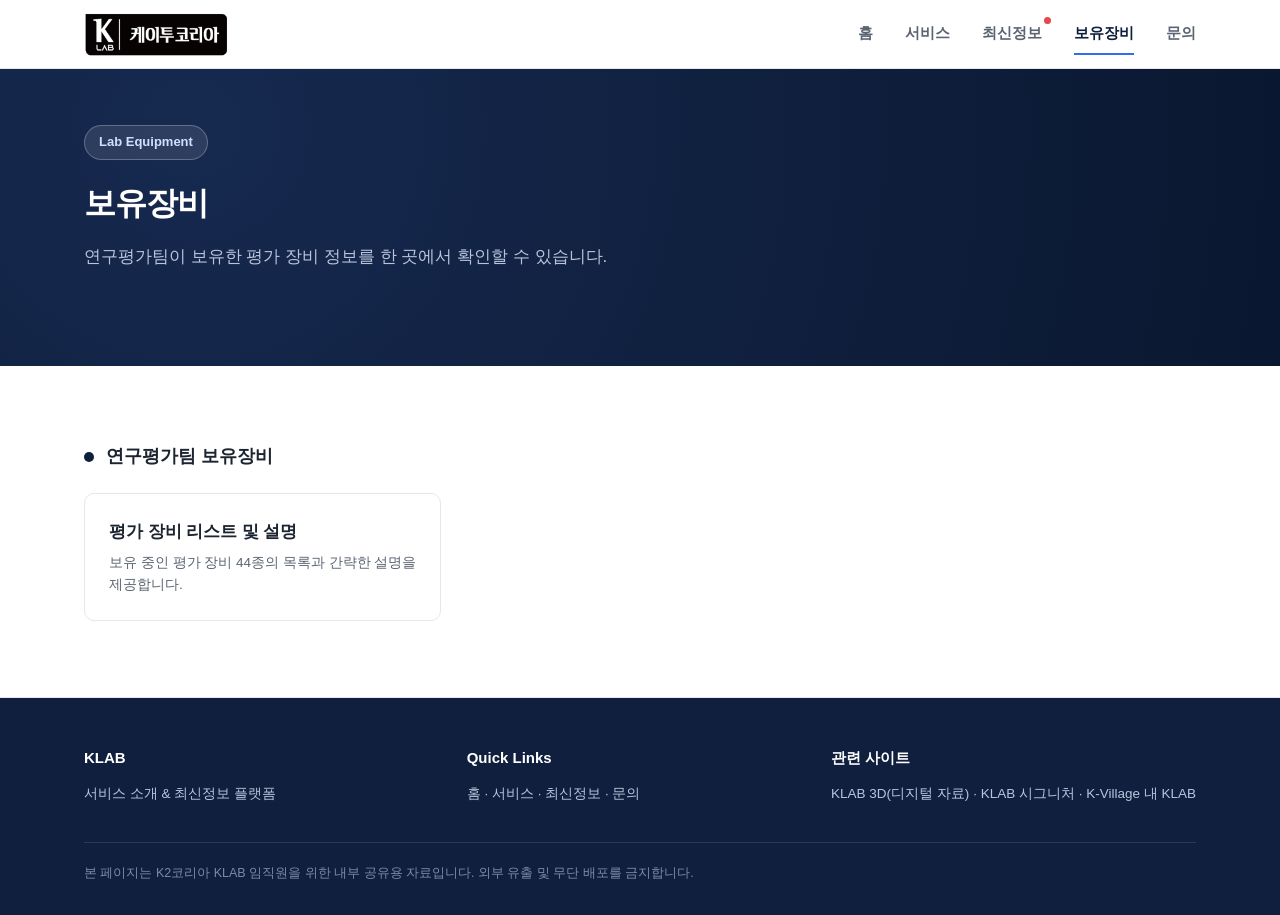
<file: infra.html>
<!DOCTYPE html>
<html lang="ko">
<head>
<meta charset="UTF-8">
<meta name="viewport" content="width=device-width, initial-scale=1.0">
<meta name="robots" content="noindex, nofollow">
<title>KLAB | 보유장비</title>
<link rel="stylesheet" href="css/style.css">
</head>
<body>


<header class="site-header">
  <div class="wrap nav-row">
    <a href="index.html" class="logo"><img src="img/klab-logo.png" alt="KLAB"></a>
    <nav class="main-nav">
      <a href="index.html">홈</a>
      <a href="services.html">서비스</a>
      <a href="news.html">최신정보</a>
      <a href="infra.html" class="active">보유장비</a>
      <a href="#" class="js-contact">문의</a>
    </nav>
  </div>
</header>

<section class="hero" style="padding:56px 0 64px;">
  <div class="wrap">
    <span class="eyebrow">Lab Equipment</span>
    <h1 style="font-size:32px;">보유장비</h1>
    <p>연구평가팀이 보유한 평가 장비 정보를 한 곳에서 확인할 수 있습니다.</p>
  </div>
</section>

<section class="block">
  <div class="wrap">

    <div class="team-group">
      <div class="team-group-head">
        <span class="dot" style="background:#0f1f3d;"></span>
        <h3>연구평가팀 보유장비</h3>
      </div>
      <div class="card-grid">
        <a href="equipment.html" class="card">
          <h4>평가 장비 리스트 및 설명</h4>
          <p>보유 중인 평가 장비 44종의 목록과 간략한 설명을 제공합니다.</p>
        </a>
      </div>
    </div>

  </div>
</section>

<footer class="site-footer" id="footer-contact">
  <div class="wrap">
    <div class="foot-top">
      <div>
        <h5>KLAB</h5>
        <p>서비스 소개 &amp; 최신정보 플랫폼</p>
      </div>
      <div>
        <h5>Quick Links</h5>
        <p><a href="index.html">홈</a> · <a href="services.html">서비스</a> · <a href="news.html">최신정보</a> · <a href="#" class="js-contact">문의</a></p>
      </div>
      <div>
        <h5>관련 사이트</h5>
        <p><a href="https://www.instagram.com/klab_3d/" target="_blank" rel="noopener">KLAB 3D(디지털 자료)</a> · <a href="https://www.instagram.com/klab.signature/" target="_blank" rel="noopener">KLAB 시그니처</a> · <a href="https://www.k-village.co.kr/k-lab/is" target="_blank" rel="noopener">K-Village 내 KLAB</a></p>
      </div>
    </div>
    <div class="foot-bottom">본 페이지는 K2코리아 KLAB 임직원을 위한 내부 공유용 자료입니다. 외부 유출 및 무단 배포를 금지합니다.</div>
  </div>
</footer>

<!-- 문의 안내 모달 -->
<div class="modal-overlay" id="contactModal">
  <div class="modal-box">
    <button class="modal-close" id="contactModalClose" aria-label="닫기">×</button>
    <h3>문의하기</h3>
    <p class="modal-sub">아래 담당자에게 문의해 주세요.</p>
    <div class="contact-card">
      <div class="contact-name">이정호 이사</div>
      <a class="contact-email" href="mailto:leejh77@k2korea.co.kr">leejh77@k2korea.co.kr</a>
    </div>
    <div class="contact-card">
      <div class="contact-name">연구개발팀 최인권 팀장</div>
      <a class="contact-email" href="mailto:gunmarion@k2korea.co.kr">gunmarion@k2korea.co.kr</a>
    </div>
    <div class="contact-card">
      <div class="contact-name">연구평가팀 류재진 팀장</div>
      <a class="contact-email" href="mailto:jjryue@k2korea.co.kr">jjryue@k2korea.co.kr</a>
    </div>
  </div>
</div>


<script src="js/main.js"></script>
</body>
</html>
</file>
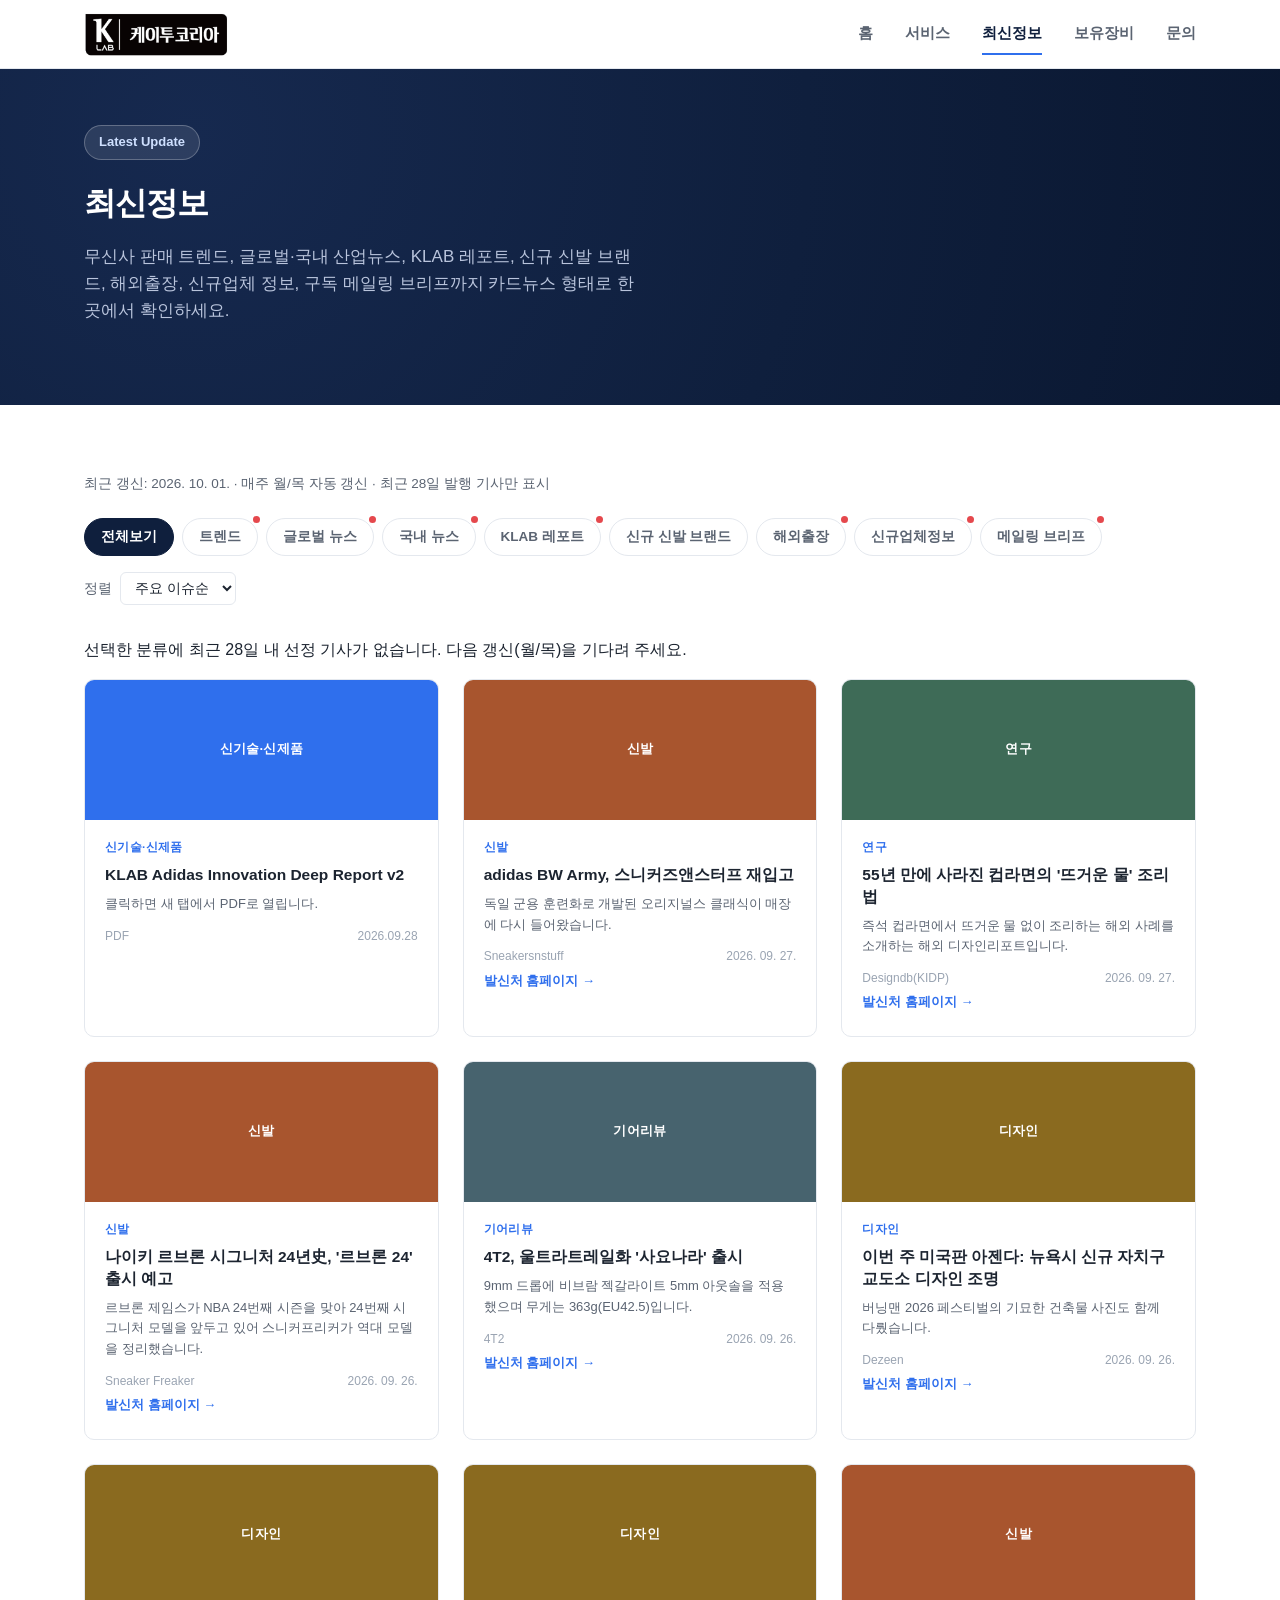
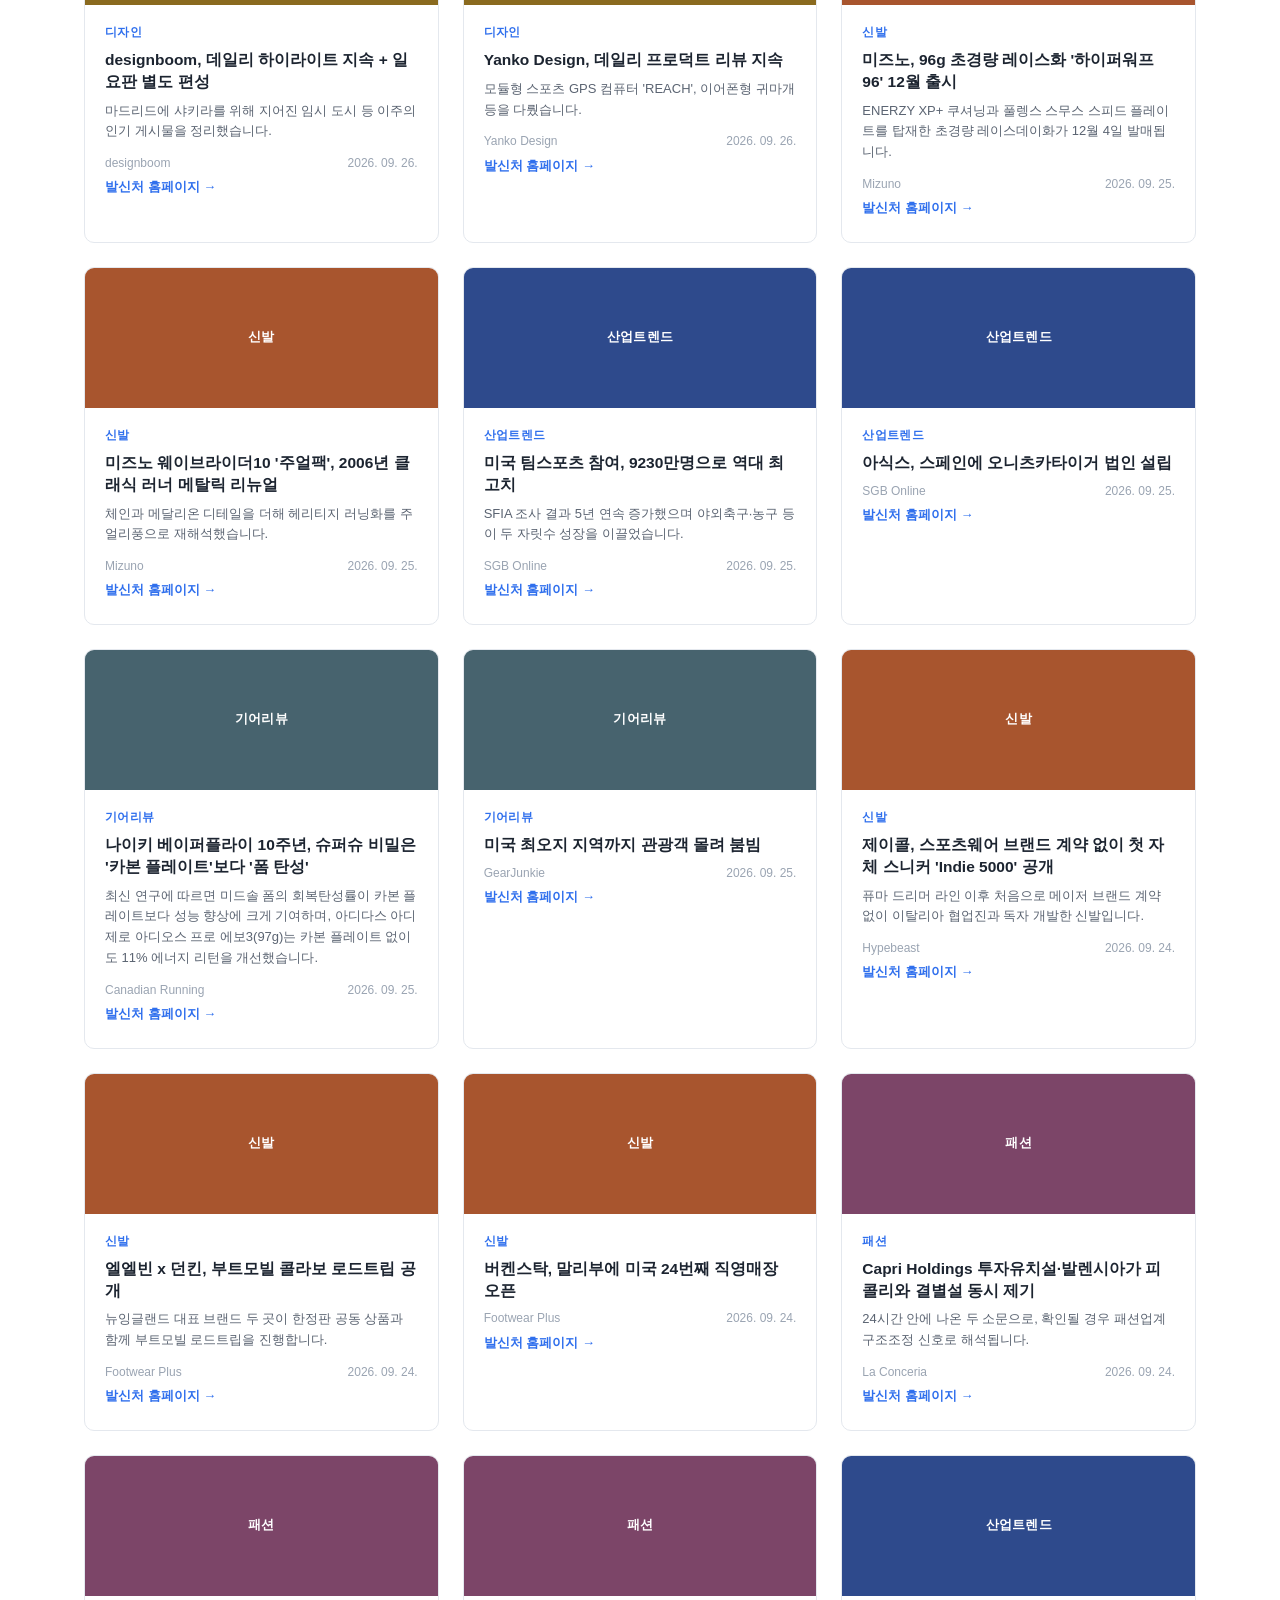
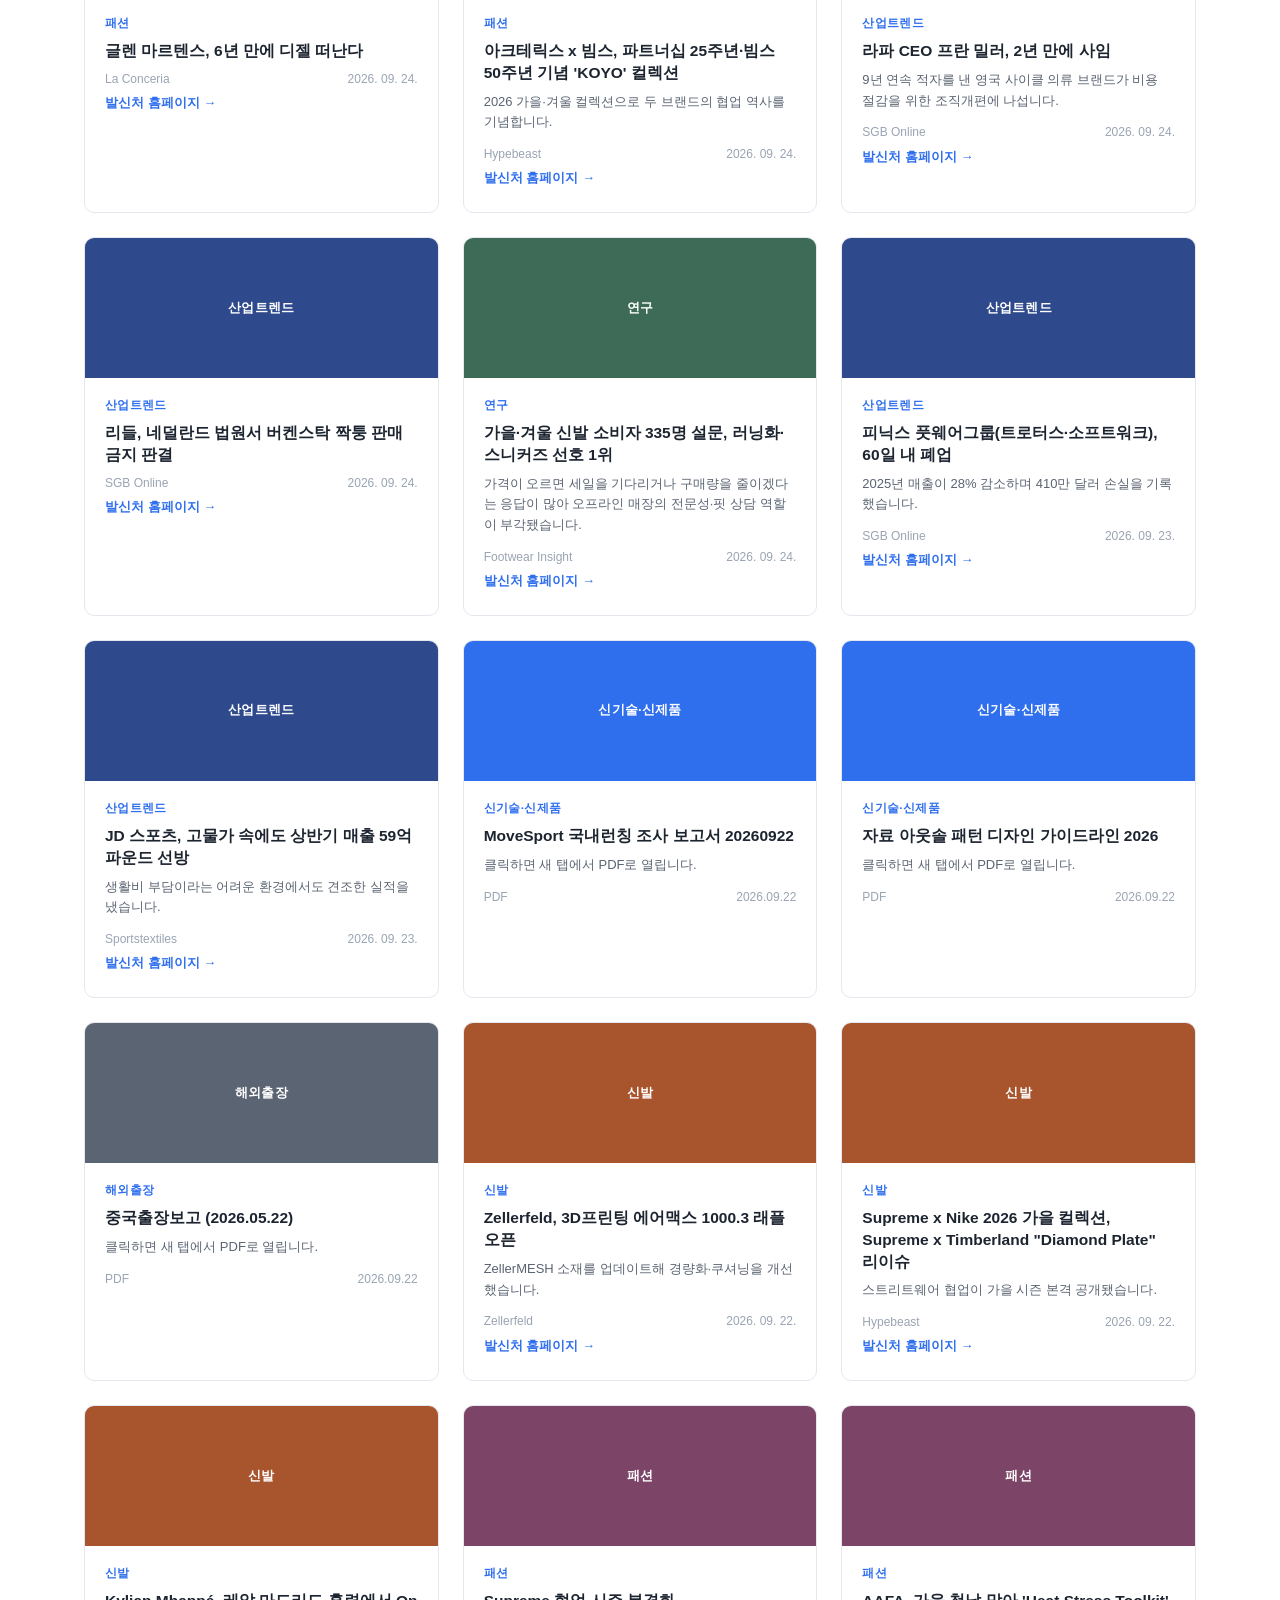
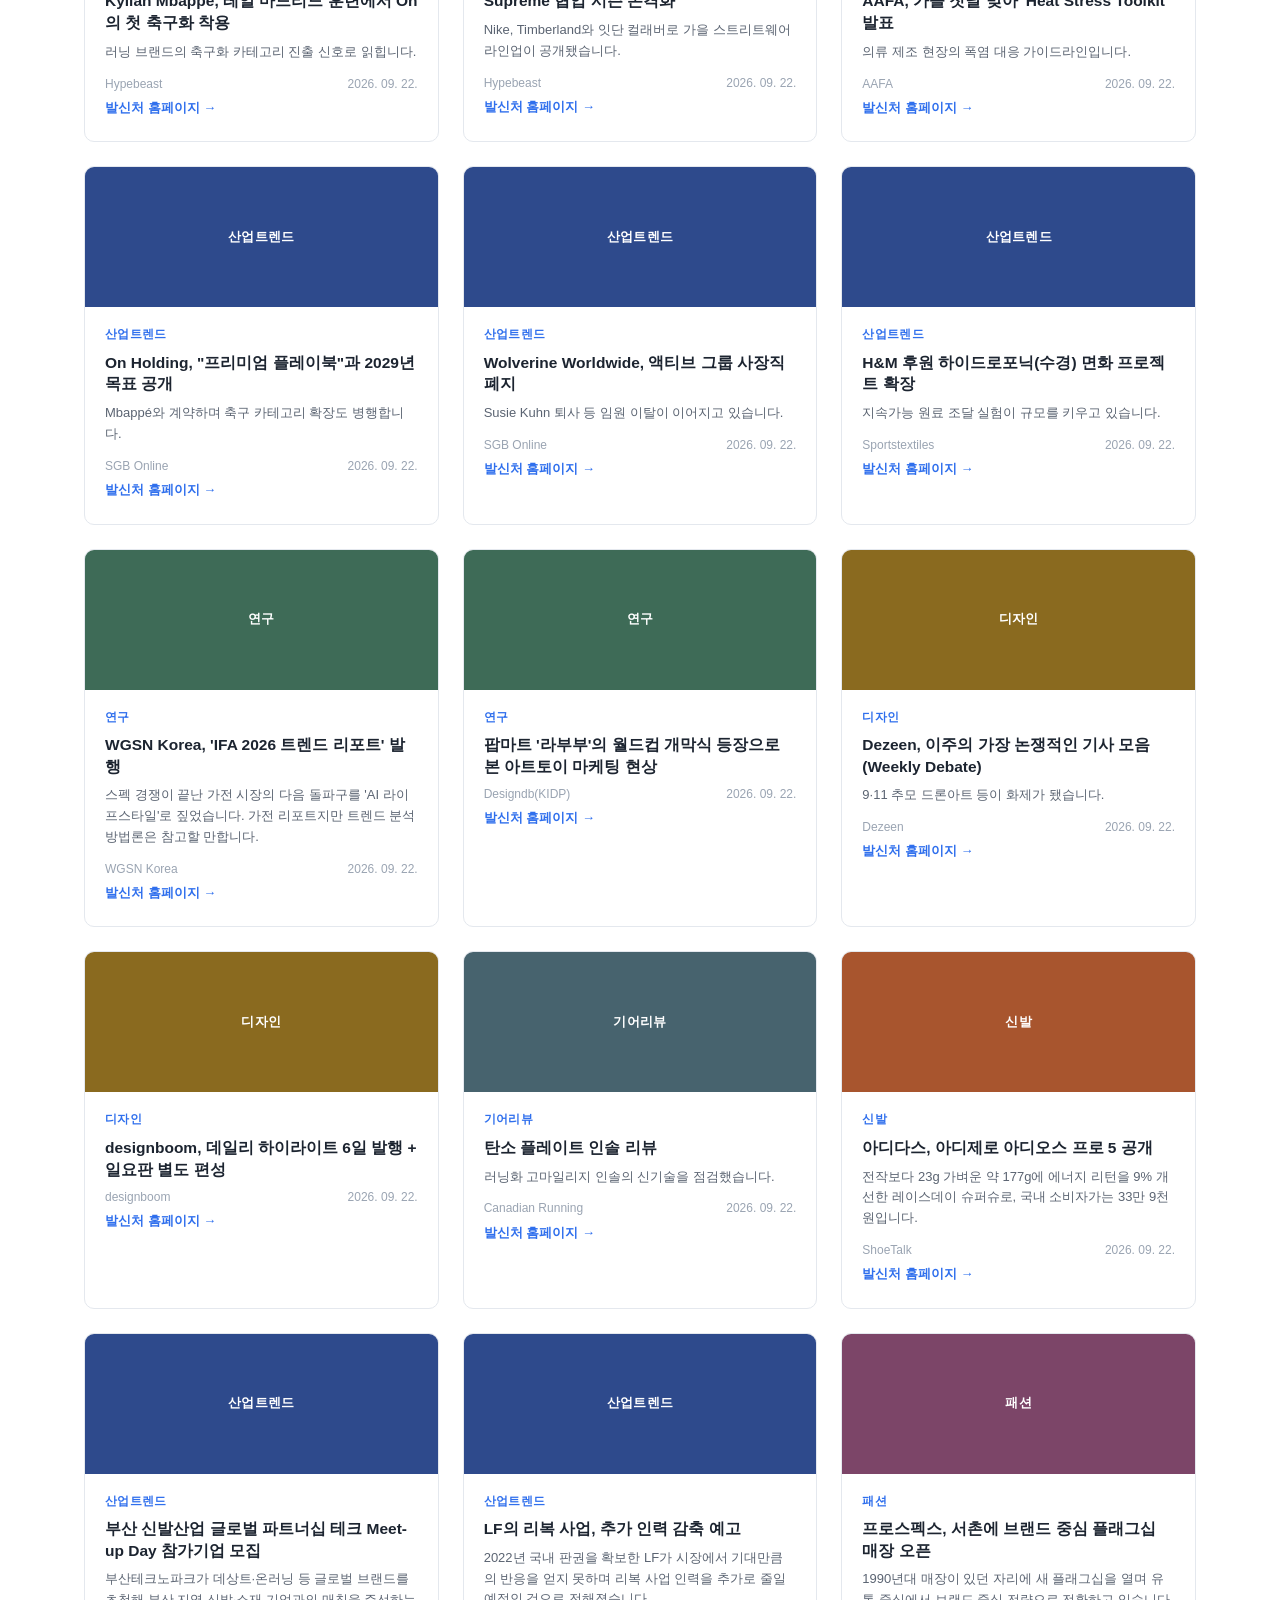
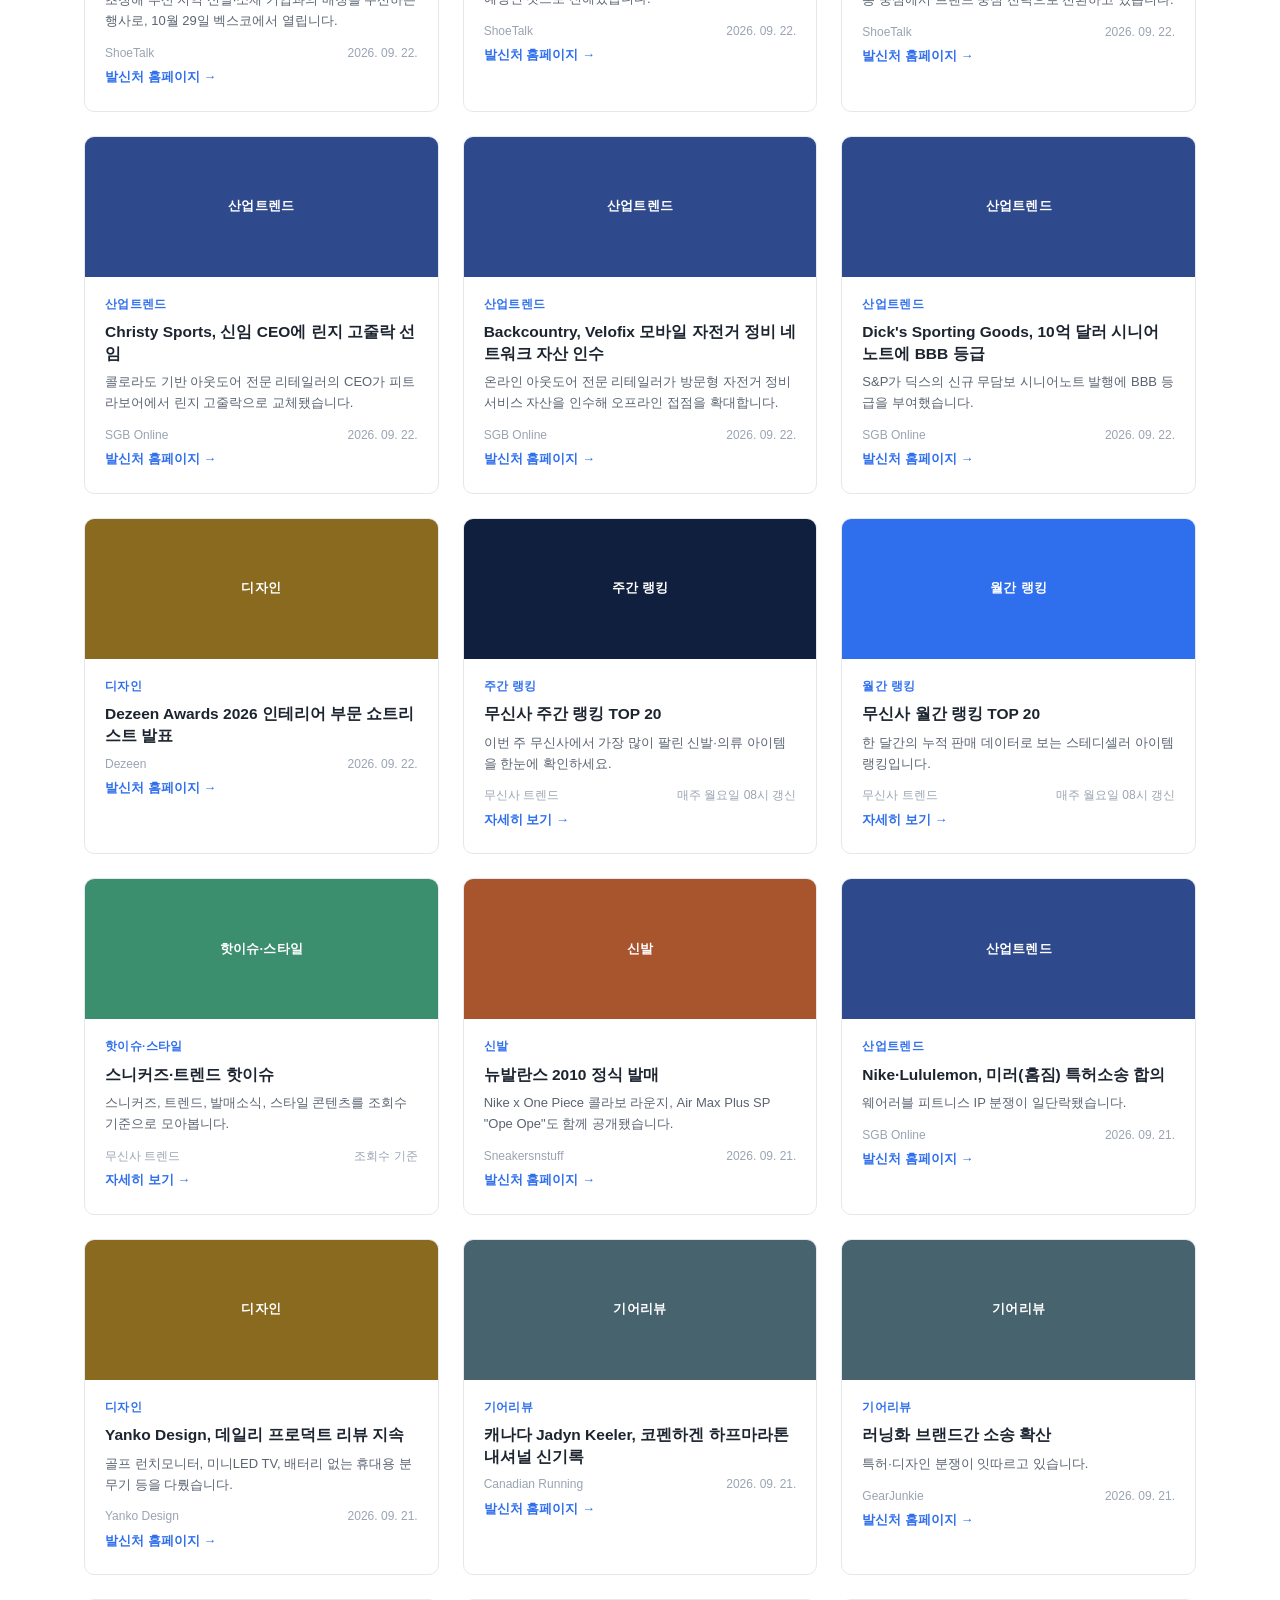
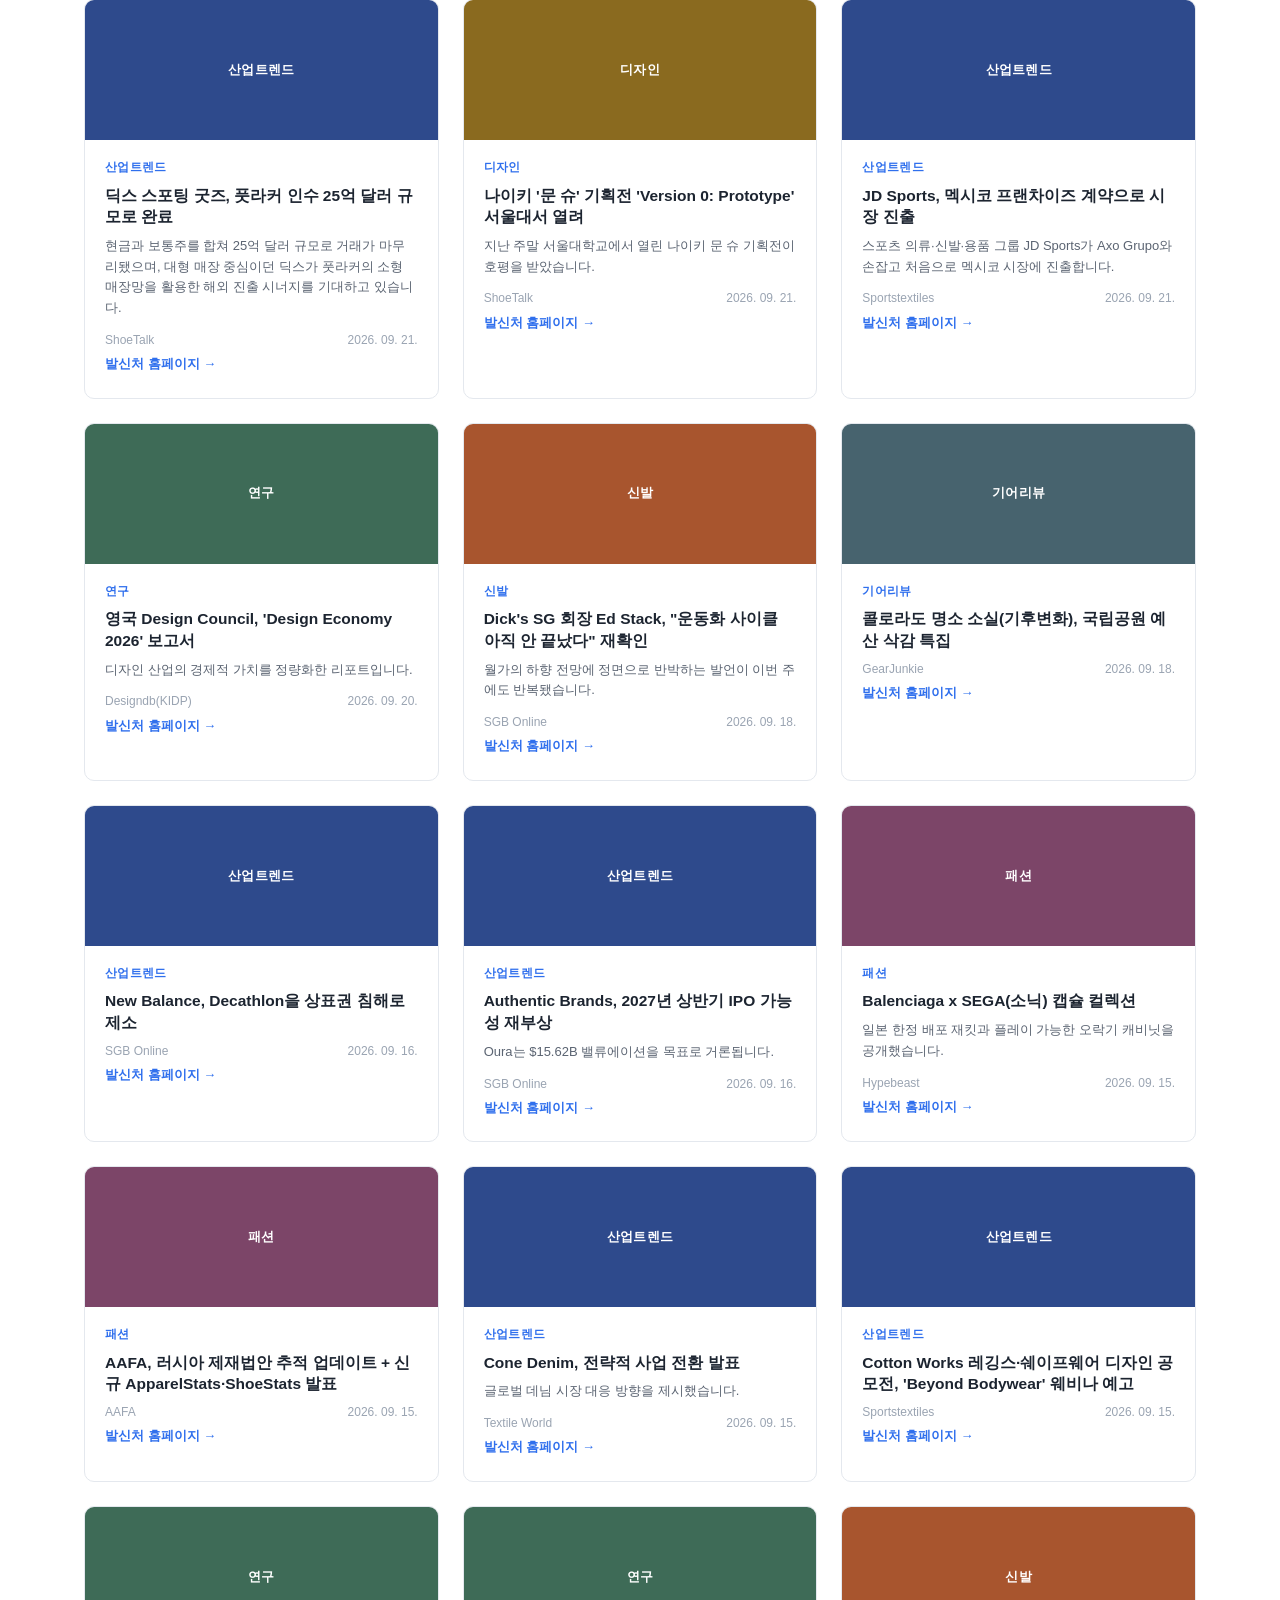
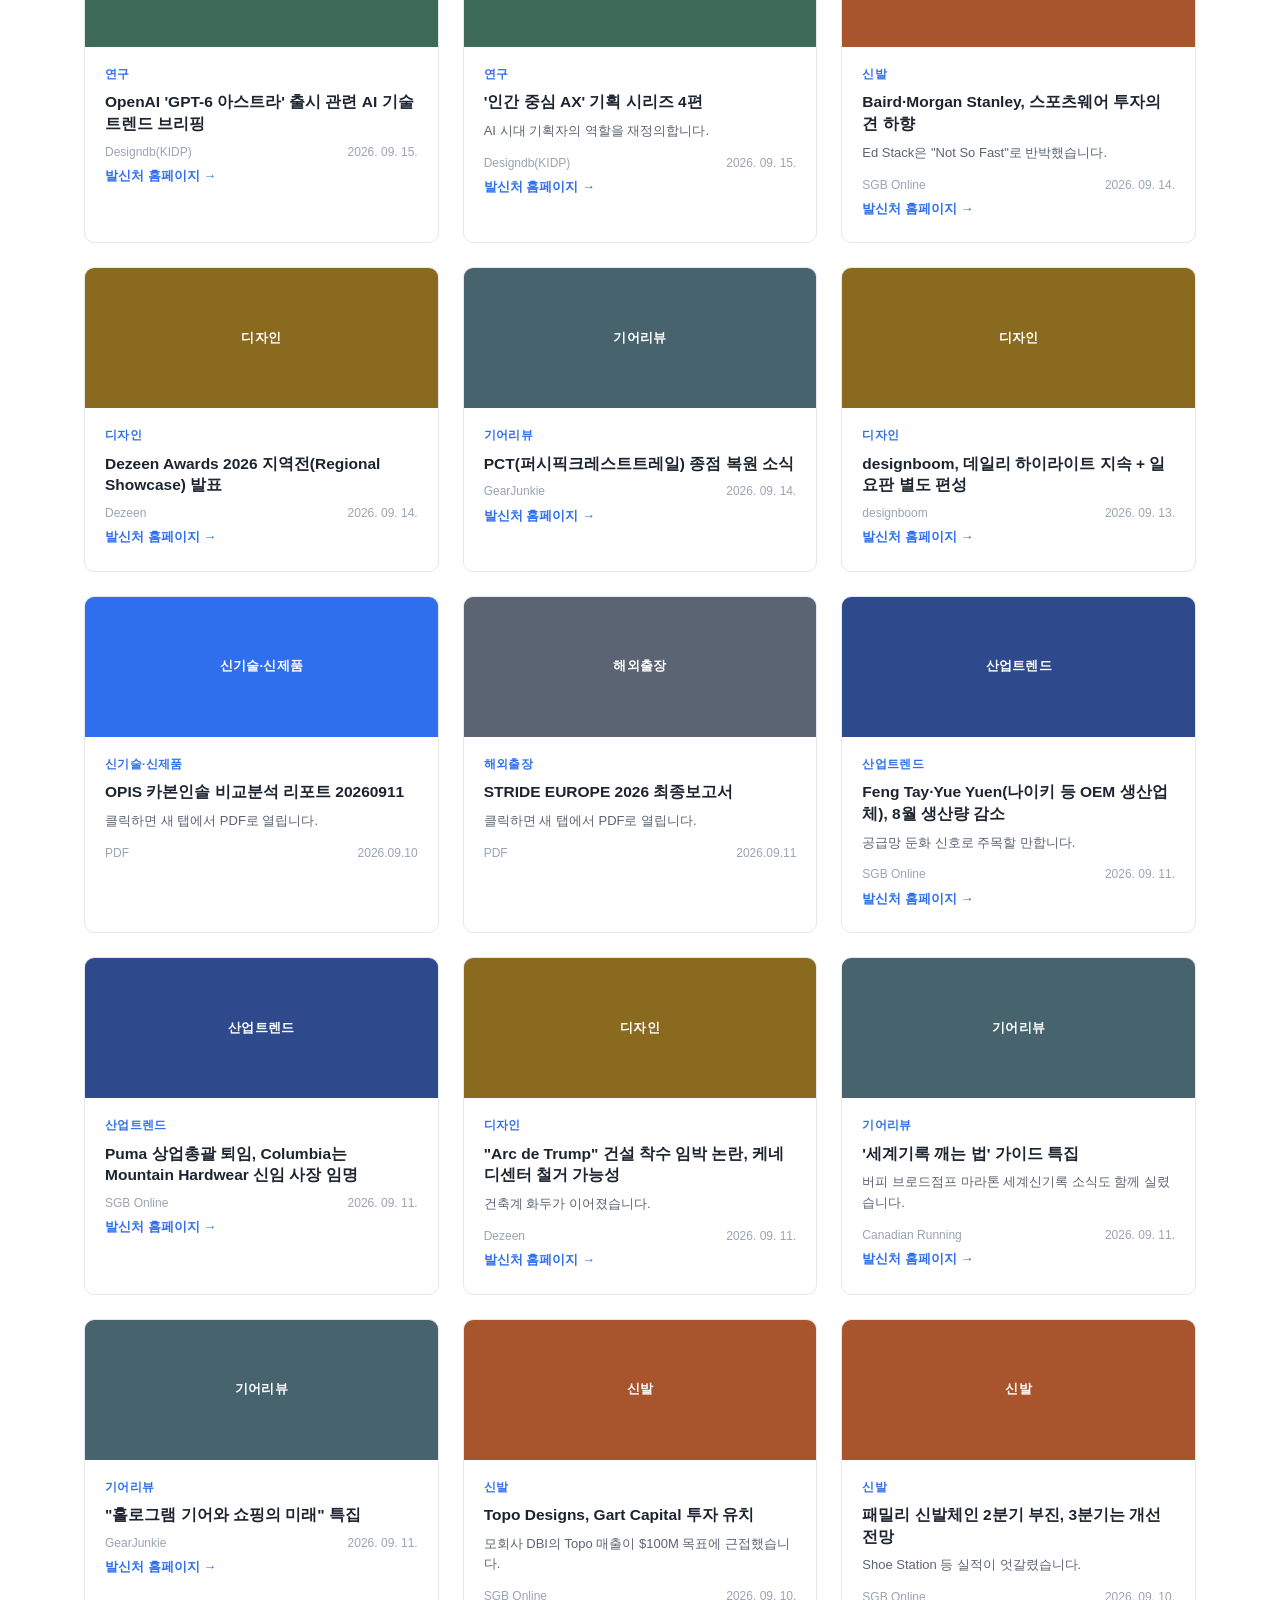
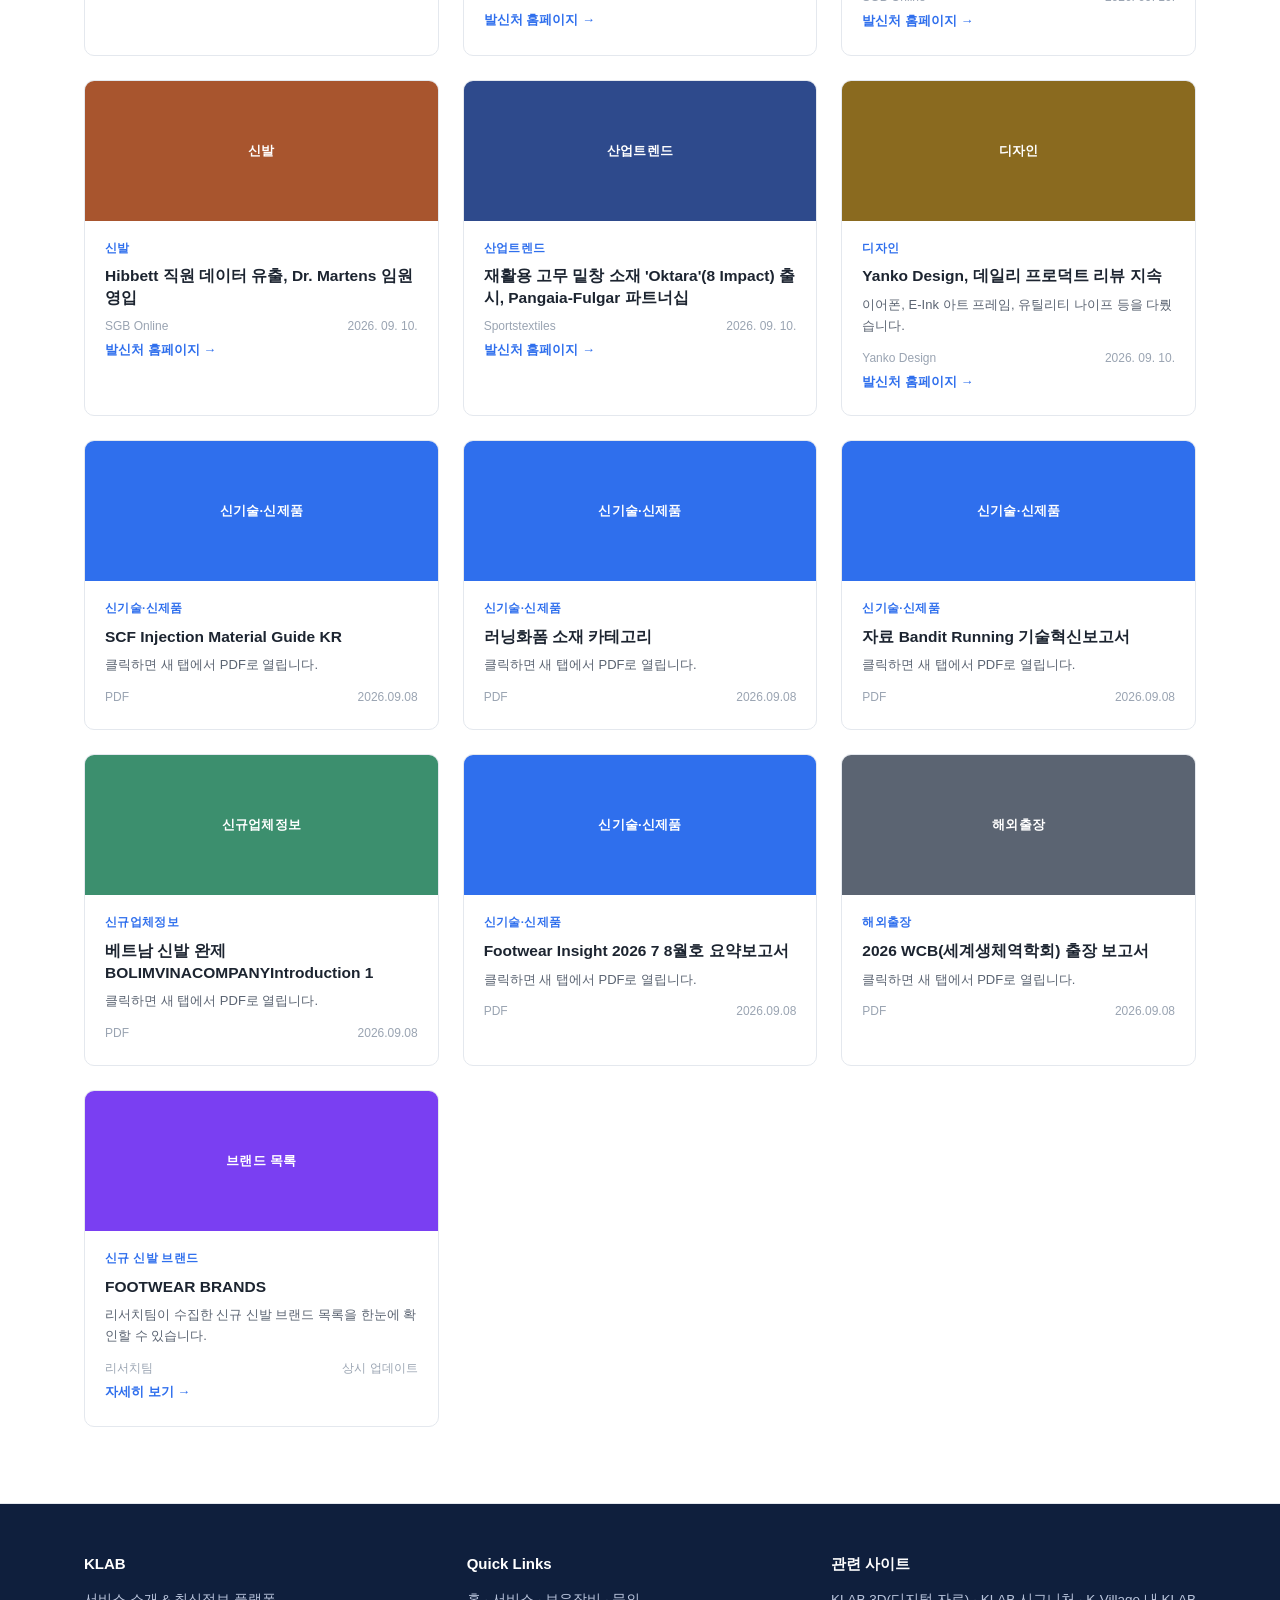
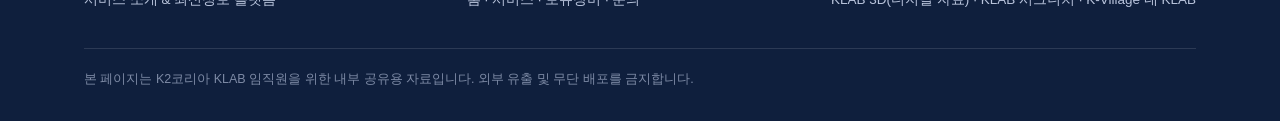
<file: news.html>
<!DOCTYPE html>
<html lang="ko">
<head>
<meta charset="UTF-8">
<meta name="viewport" content="width=device-width, initial-scale=1.0">
<meta name="robots" content="noindex, nofollow">
<title>KLAB | 최신정보</title>
<link rel="stylesheet" href="css/style.css">
</head>
<body>


<header class="site-header">
  <div class="wrap nav-row">
    <a href="index.html" class="logo"><img src="img/klab-logo.png" alt="KLAB"></a>
    <nav class="main-nav">
      <a href="index.html">홈</a>
      <a href="services.html">서비스</a>
      <a href="news.html" class="active">최신정보</a>
      <a href="infra.html">보유장비</a>
      <a href="#" class="js-contact">문의</a>
    </nav>
  </div>
</header>

<section class="hero" style="padding:56px 0 48px;">
  <div class="wrap">
    <span class="eyebrow">Latest Update</span>
    <h1 style="font-size:32px;">최신정보</h1>
    <p>무신사 판매 트렌드, 글로벌·국내 산업뉴스, KLAB 레포트, 신규 신발 브랜드, 해외출장, 신규업체 정보, 구독 메일링 브리프까지 카드뉴스 형태로 한 곳에서 확인하세요.</p>
  </div>
</section>

<section class="block">
  <div class="wrap">

    <p id="industryNewsUpdatedAt" class="modal-sub" style="margin:-8px 0 24px;"></p>

    <div class="list-controls">
      <div class="filter-tabs">
        <button class="active" data-filter="all">전체보기</button>
        <button data-filter="trend">트렌드</button>
        <button data-filter="global">글로벌 뉴스</button>
        <button data-filter="domestic">국내 뉴스</button>
        <button data-filter="tech">KLAB 레포트</button>
        <button data-filter="brand">신규 신발 브랜드</button>
        <button data-filter="trip">해외출장</button>
        <button data-filter="company">신규업체정보</button>
        <button data-filter="mailing">메일링 브리프</button>
      </div>
      <div class="sort-control">
        <label for="sortSelect">정렬</label>
        <select id="sortSelect">
          <option value="importance">주요 이슈순</option>
          <option value="latest">최신순</option>
        </select>
      </div>
    </div>

    <div class="sub-filter-tabs" id="globalNewsSubTabs" hidden>
      <button class="active" data-subfilter="all">전체</button>
      <button data-subfilter="신모델">신모델</button>
      <button data-subfilter="신규브랜드">신규 브랜드</button>
      <button data-subfilter="글로벌비즈니스">글로벌 비즈니스</button>
      <button data-subfilter="신소재">신소재</button>
      <button data-subfilter="생산기술">생산 기술</button>
      <button data-subfilter="유행아이템">유행 아이템</button>
      <button data-subfilter="거시트렌드">거시 트렌드</button>
      <button data-subfilter="미시트렌드">미시 트렌드</button>
    </div>

    <div class="sub-filter-tabs" id="mailingSubTabs" hidden>
      <button class="active" data-subfilter="all">전체</button>
      <button data-subfilter="shoe">신발</button>
      <button data-subfilter="fashion">패션</button>
      <button data-subfilter="industry">산업트렌드</button>
      <button data-subfilter="research">연구</button>
      <button data-subfilter="design">디자인</button>
      <button data-subfilter="gear">기어리뷰</button>
    </div>

    <p id="industryNewsStatus" role="status" aria-live="polite"></p>
    <div class="news-grid">

      <a href="dashboard.html" class="news-card" data-category="trend" data-date="2026-09-21" data-views="0">
        <div class="news-thumb" style="background:#0f1f3d;">주간 랭킹</div>
        <div class="news-body">
          <span class="news-cat">주간 랭킹</span>
          <h4>무신사 주간 랭킹 TOP 20</h4>
          <p>이번 주 무신사에서 가장 많이 팔린 신발·의류 아이템을 한눈에 확인하세요.</p>
          <div class="news-meta"><span>무신사 트렌드</span><span>매주 월요일 08시 갱신</span></div>
          <span class="btn-view">자세히 보기 →</span>
        </div>
      </a>

      <a href="dashboard.html" class="news-card" data-category="trend" data-date="2026-09-21" data-views="0">
        <div class="news-thumb" style="background:#2f6fed;">월간 랭킹</div>
        <div class="news-body">
          <span class="news-cat">월간 랭킹</span>
          <h4>무신사 월간 랭킹 TOP 20</h4>
          <p>한 달간의 누적 판매 데이터로 보는 스테디셀러 아이템 랭킹입니다.</p>
          <div class="news-meta"><span>무신사 트렌드</span><span>매주 월요일 08시 갱신</span></div>
          <span class="btn-view">자세히 보기 →</span>
        </div>
      </a>

      <a href="dashboard.html" class="news-card" data-category="trend" data-date="2026-09-21" data-views="0">
        <div class="news-thumb" style="background:#3c8f6e;">핫이슈·스타일</div>
        <div class="news-body">
          <span class="news-cat">핫이슈·스타일</span>
          <h4>스니커즈·트렌드 핫이슈</h4>
          <p>스니커즈, 트렌드, 발매소식, 스타일 콘텐츠를 조회수 기준으로 모아봅니다.</p>
          <div class="news-meta"><span>무신사 트렌드</span><span>조회수 기준</span></div>
          <span class="btn-view">자세히 보기 →</span>
        </div>
      </a>

      <a href="https://klab-shoe-research.pages.dev/" target="_blank" rel="noopener" class="news-card" data-category="brand" data-date="2026-09-01" data-views="0">
        <div class="news-thumb" style="background:#7a3ff2;">브랜드 목록</div>
        <div class="news-body">
          <span class="news-cat">신규 신발 브랜드</span>
          <h4>FOOTWEAR BRANDS</h4>
          <p>리서치팀이 수집한 신규 신발 브랜드 목록을 한눈에 확인할 수 있습니다.</p>
          <div class="news-meta"><span>리서치팀</span><span>상시 업데이트</span></div>
          <span class="btn-view">자세히 보기 →</span>
        </div>
      </a>

    </div>
  </div>
</section>

<footer class="site-footer" id="footer-contact">
  <div class="wrap">
    <div class="foot-top">
      <div>
        <h5>KLAB</h5>
        <p>서비스 소개 &amp; 최신정보 플랫폼</p>
      </div>
      <div>
        <h5>Quick Links</h5>
        <p><a href="index.html">홈</a> · <a href="services.html">서비스</a> · <a href="infra.html">보유장비</a> · <a href="#" class="js-contact">문의</a></p>
      </div>
      <div>
        <h5>관련 사이트</h5>
        <p><a href="https://www.instagram.com/klab_3d/" target="_blank" rel="noopener">KLAB 3D(디지털 자료)</a> · <a href="https://www.instagram.com/klab.signature/" target="_blank" rel="noopener">KLAB 시그니처</a> · <a href="https://www.k-village.co.kr/k-lab/is" target="_blank" rel="noopener">K-Village 내 KLAB</a></p>
      </div>
    </div>
    <div class="foot-bottom">본 페이지는 K2코리아 KLAB 임직원을 위한 내부 공유용 자료입니다. 외부 유출 및 무단 배포를 금지합니다.</div>
  </div>
</footer>

<!-- 문의 안내 모달 -->
<div class="modal-overlay" id="contactModal">
  <div class="modal-box">
    <button class="modal-close" id="contactModalClose" aria-label="닫기">×</button>
    <h3>문의하기</h3>
    <p class="modal-sub">아래 담당자에게 문의해 주세요.</p>
    <div class="contact-card">
      <div class="contact-name">이정호 이사</div>
      <a class="contact-email" href="mailto:leejh77@k2korea.co.kr">leejh77@k2korea.co.kr</a>
    </div>
    <div class="contact-card">
      <div class="contact-name">연구개발팀 최인권 팀장</div>
      <a class="contact-email" href="mailto:gunmarion@k2korea.co.kr">gunmarion@k2korea.co.kr</a>
    </div>
    <div class="contact-card">
      <div class="contact-name">연구평가팀 류재진 팀장</div>
      <a class="contact-email" href="mailto:jjryue@k2korea.co.kr">jjryue@k2korea.co.kr</a>
    </div>
  </div>
</div>


<script src="js/main.js"></script>
<script src="js/reports.js"></script>
<script src="js/news-policy.js"></script>
<script src="js/industry-news.js"></script>
<script src="js/mailing-brief.js"></script>
<script>
// ---------- 필터 탭 업데이트 표시(빨간 점) ----------
// 탭이 참조하는 데이터 소스의 updatedAt이 마지막으로 본 시각보다 최신이면 점을 표시한다.
// 탭을 클릭하면 그 시각을 "확인함"으로 저장해 점이 사라진다.
(function () {
  var TAB_SOURCES = {
    trend: ["data/weekly.json", "data/monthly.json", "data/content.json"],
    global: ["data/industry-news.json"],
    domestic: ["data/industry-news.json"],
    tech: ["data/reports.json"],
    trip: ["data/reports.json"],
    company: ["data/reports.json"],
    mailing: ["data/mailing-brief.json"]
  };

  document.addEventListener("DOMContentLoaded", function () {
    var tabs = document.querySelectorAll(".filter-tabs button[data-filter]");
    if (!tabs.length || typeof fetchLatestUpdatedAt !== "function") return;

    tabs.forEach(function (btn) {
      var key = btn.dataset.filter;
      var sources = TAB_SOURCES[key];
      if (!sources) return;
      var storageKey = "klab_seen_tab_" + key;

      fetchLatestUpdatedAt(sources).then(function (latest) {
        if (!latest) return;
        var seen = localStorage.getItem(storageKey);
        if (seen && new Date(seen) >= new Date(latest)) return;
        if (btn.querySelector(".tab-update-dot")) return;
        var dot = document.createElement("span");
        dot.className = "tab-update-dot";
        dot.title = "새 콘텐츠가 업데이트되었습니다";
        btn.appendChild(dot);
      });

      btn.addEventListener("click", function () {
        fetchLatestUpdatedAt(sources).then(function (latest) {
          if (latest) localStorage.setItem(storageKey, latest);
        });
        var dot = btn.querySelector(".tab-update-dot");
        if (dot) dot.remove();
      });
    });
  });
})();
</script>
</body>
</html>
</file>
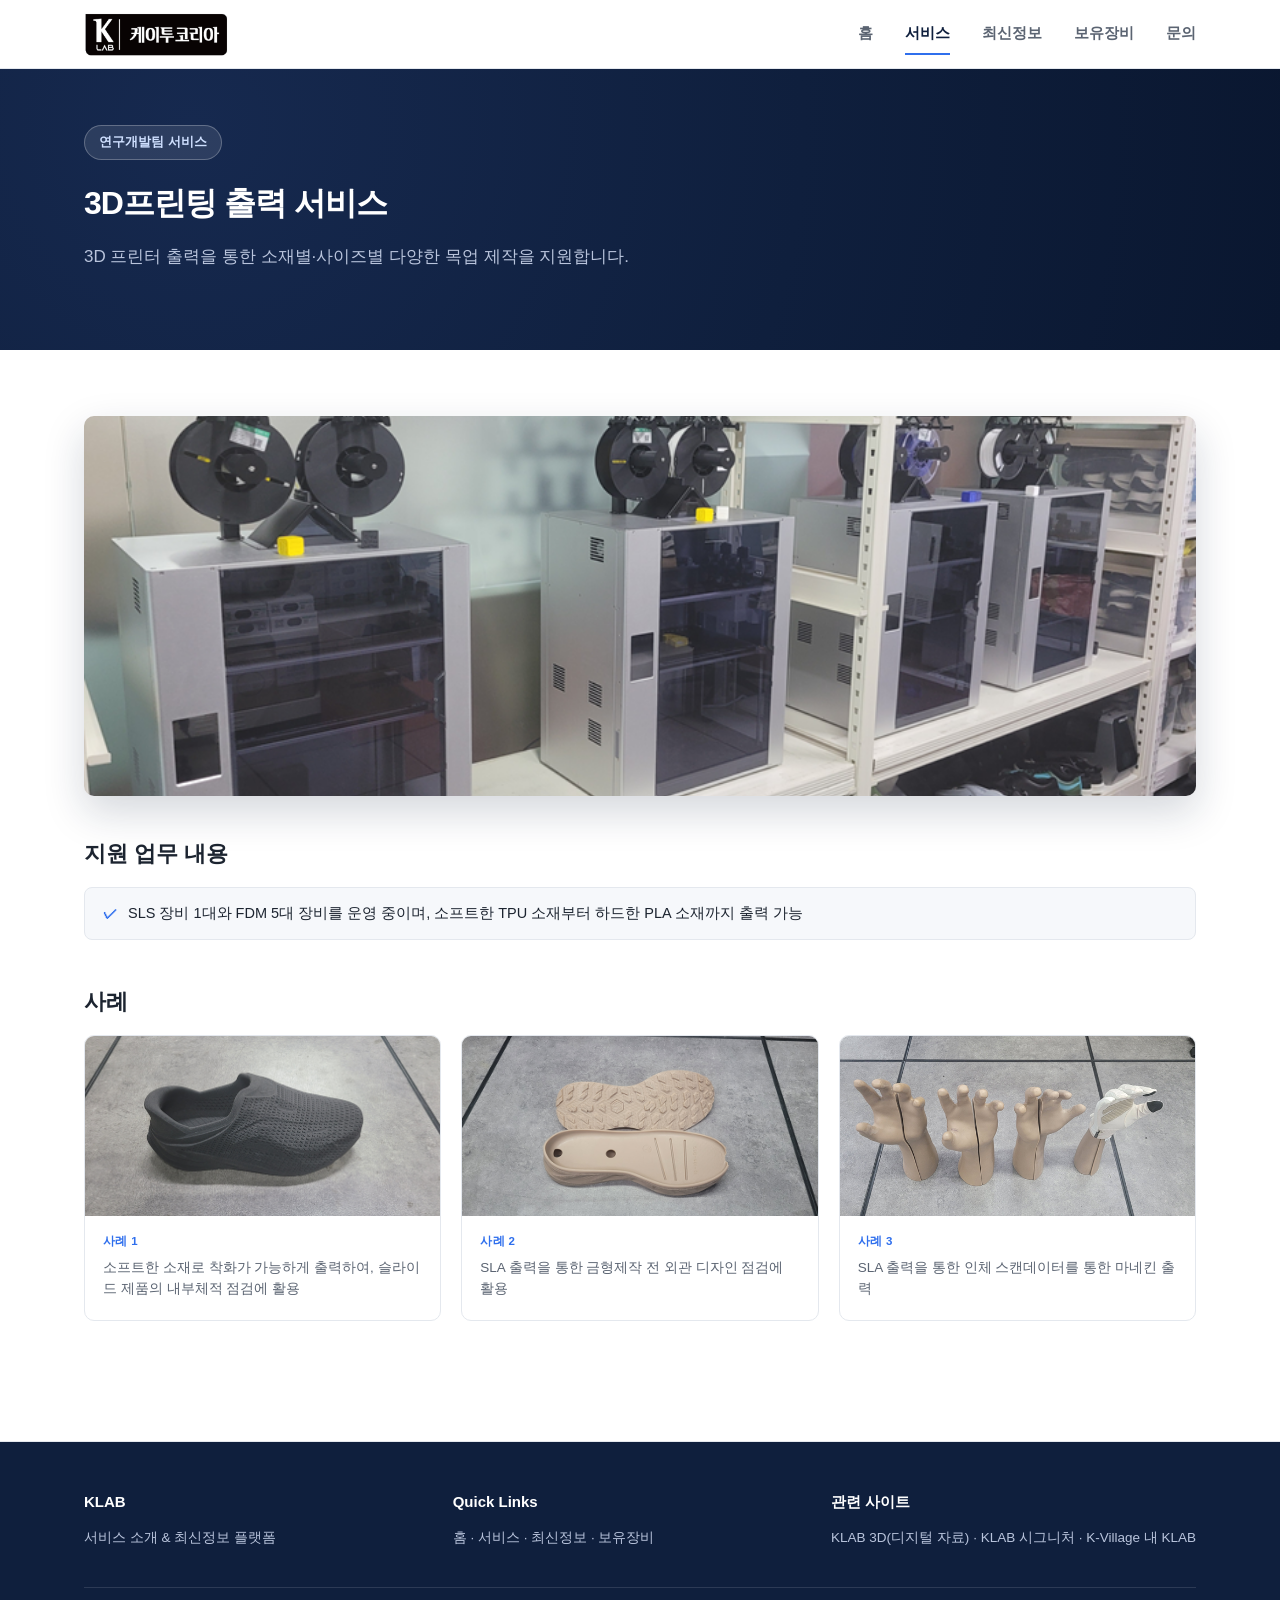
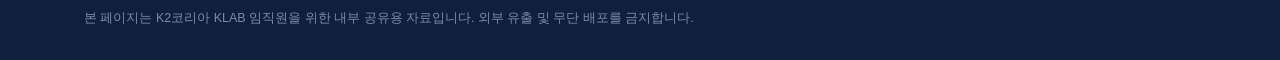
<file: service-3dprint.html>
<!DOCTYPE html>
<html lang="ko">
<head>
<meta charset="UTF-8">
<meta name="viewport" content="width=device-width, initial-scale=1.0">
<meta name="robots" content="noindex, nofollow">
<title>KLAB | 3D프린팅 출력 서비스</title>
<link rel="stylesheet" href="css/style.css">
</head>
<body>


<header class="site-header">
  <div class="wrap nav-row">
    <a href="index.html" class="logo"><img src="img/klab-logo.png" alt="KLAB"></a>
    <nav class="main-nav">
      <a href="index.html">홈</a>
      <a href="services.html" class="active">서비스</a>
      <a href="news.html">최신정보</a>
      <a href="infra.html">보유장비</a>
      <a href="#" class="js-contact">문의</a>
    </nav>
  </div>
</header>

<section class="hero" style="padding:56px 0 48px;">
  <div class="wrap">
    <span class="eyebrow">연구개발팀 서비스</span>
    <h1 style="font-size:32px;">3D프린팅 출력 서비스</h1>
    <p>3D 프린터 출력을 통한 소재별·사이즈별 다양한 목업 제작을 지원합니다.</p>
  </div>
</section>

<section class="block">
  <div class="wrap">

    <p style="margin:-16px 0 28px;"><a href="services.html" style="color:var(--color-accent);font-weight:700;font-size:14px;">← 서비스 목록으로 돌아가기</a></p>

    <img class="service-hero-img" src="img/services/3dprint-4.png" alt="3D프린팅 출력 서비스 대표 이미지">

    <div class="service-detail-head">
      <h2>지원 업무 내용</h2>
      <ul class="capability-list">
        <li>SLS 장비 1대와 FDM 5대 장비를 운영 중이며, 소프트한 TPU 소재부터 하드한 PLA 소재까지 출력 가능</li>
      </ul>
    </div>

    <div class="service-detail-head">
      <h2>사례</h2>
      <div class="card-grid">
        <div class="card case-card">
          <div class="case-thumb"><img src="img/services/3dprint-1.png" alt="사례 1"></div>
          <div class="case-body">
            <span class="case-num">사례 1</span>
            <p>소프트한 소재로 착화가 가능하게 출력하여, 슬라이드 제품의 내부체적 점검에 활용</p>
          </div>
        </div>
        <div class="card case-card">
          <div class="case-thumb"><img src="img/services/3dprint-2.png" alt="사례 2"></div>
          <div class="case-body">
            <span class="case-num">사례 2</span>
            <p>SLA 출력을 통한 금형제작 전 외관 디자인 점검에 활용</p>
          </div>
        </div>
        <div class="card case-card">
          <div class="case-thumb"><img src="img/services/3dprint-3.png" alt="사례 3"></div>
          <div class="case-body">
            <span class="case-num">사례 3</span>
            <p>SLA 출력을 통한 인체 스캔데이터를 통한 마네킨 출력</p>
          </div>
        </div>
      </div>
    </div>

  </div>
</section>

<footer class="site-footer" id="footer-contact">
  <div class="wrap">
    <div class="foot-top">
      <div>
        <h5>KLAB</h5>
        <p>서비스 소개 &amp; 최신정보 플랫폼</p>
      </div>
      <div>
        <h5>Quick Links</h5>
        <p><a href="index.html">홈</a> · <a href="services.html">서비스</a> · <a href="news.html">최신정보</a> · <a href="infra.html">보유장비</a></p>
      </div>
      <div>
        <h5>관련 사이트</h5>
        <p><a href="https://www.instagram.com/klab_3d/" target="_blank" rel="noopener">KLAB 3D(디지털 자료)</a> · <a href="https://www.instagram.com/klab.signature/" target="_blank" rel="noopener">KLAB 시그니처</a> · <a href="https://www.k-village.co.kr/k-lab/is" target="_blank" rel="noopener">K-Village 내 KLAB</a></p>
      </div>
    </div>
    <div class="foot-bottom">본 페이지는 K2코리아 KLAB 임직원을 위한 내부 공유용 자료입니다. 외부 유출 및 무단 배포를 금지합니다.</div>
  </div>
</footer>

<!-- 문의 안내 모달 -->
<div class="modal-overlay" id="contactModal">
  <div class="modal-box">
    <button class="modal-close" id="contactModalClose" aria-label="닫기">×</button>
    <h3>문의하기</h3>
    <p class="modal-sub">아래 담당자에게 문의해 주세요.</p>
    <div class="contact-card">
      <div class="contact-name">이정호 이사</div>
      <a class="contact-email" href="mailto:leejh77@k2korea.co.kr">leejh77@k2korea.co.kr</a>
    </div>
    <div class="contact-card">
      <div class="contact-name">연구개발팀 최인권 팀장</div>
      <a class="contact-email" href="mailto:gunmarion@k2korea.co.kr">gunmarion@k2korea.co.kr</a>
    </div>
    <div class="contact-card">
      <div class="contact-name">연구평가팀 류재진 팀장</div>
      <a class="contact-email" href="mailto:jjryue@k2korea.co.kr">jjryue@k2korea.co.kr</a>
    </div>
  </div>
</div>


<script src="js/main.js"></script>
</body>
</html>
</file>
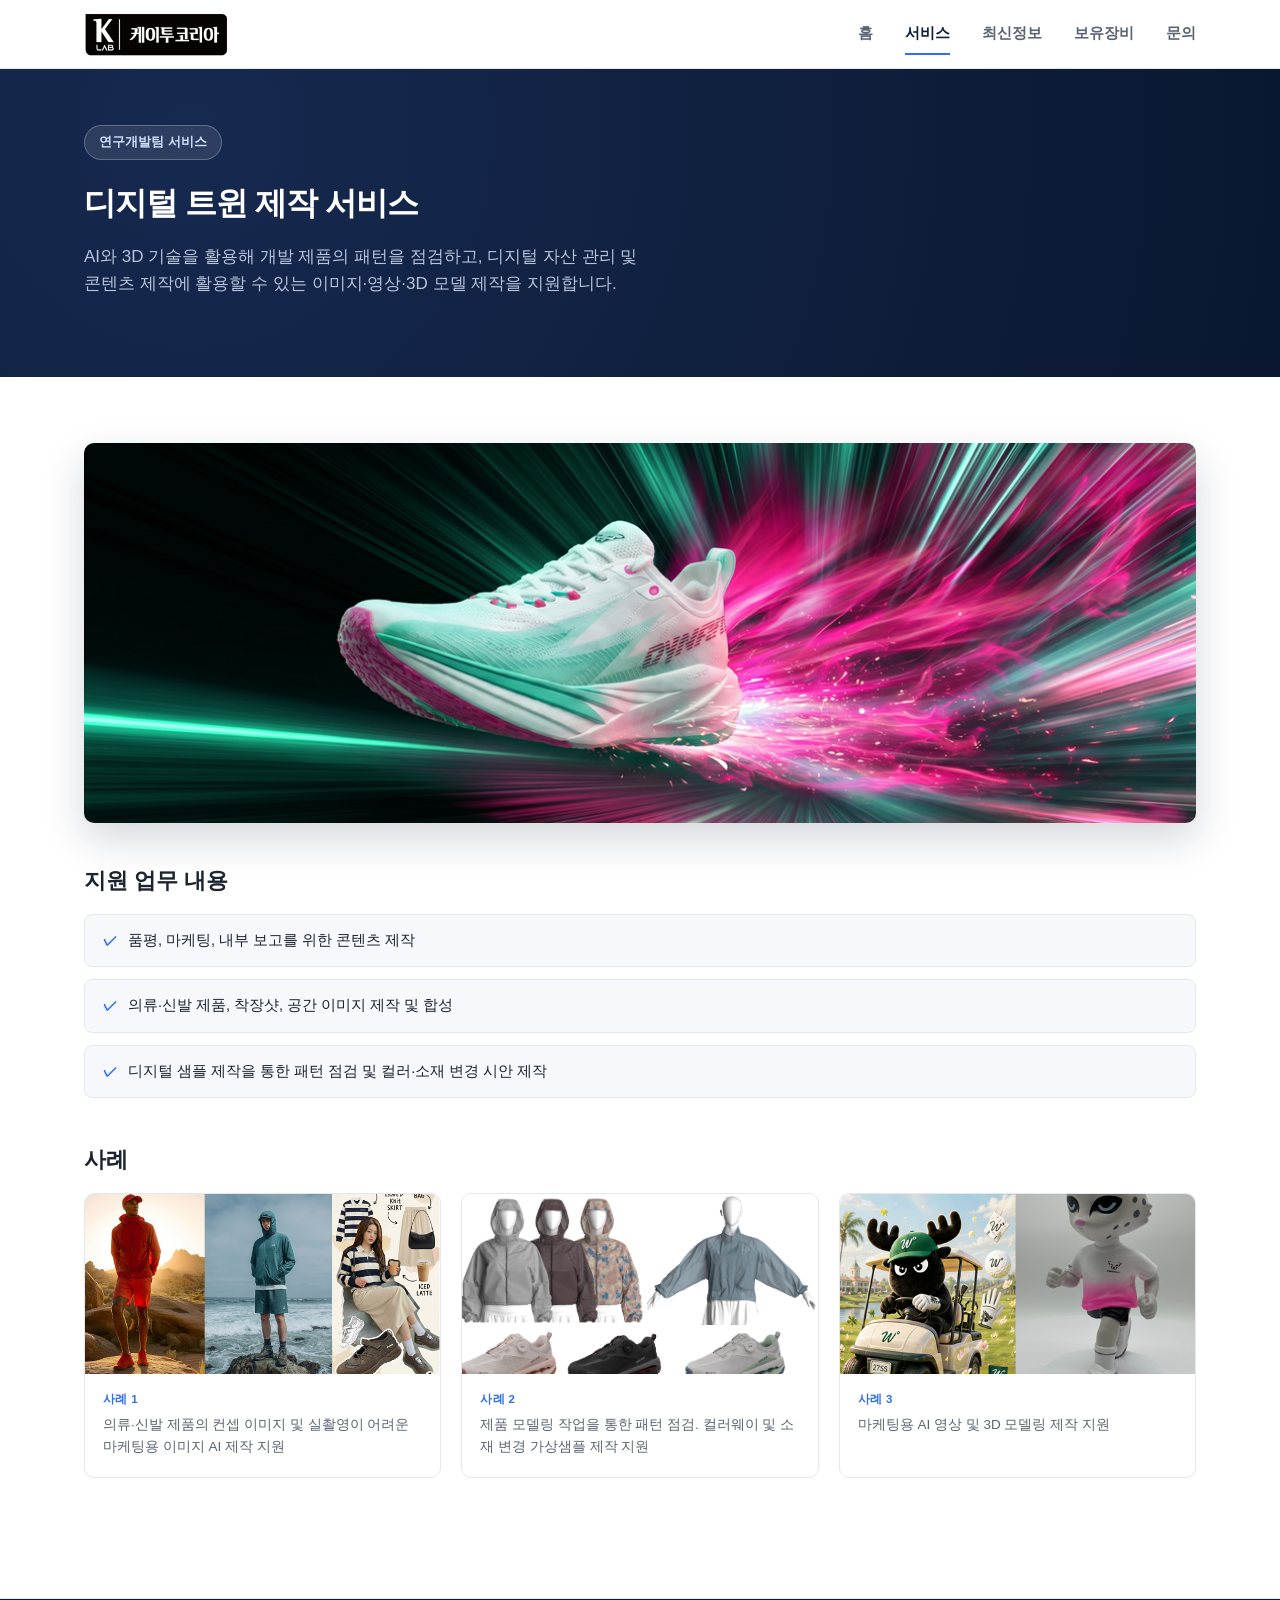
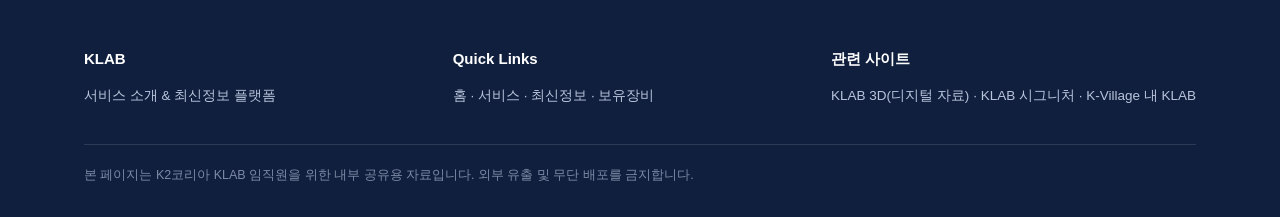
<file: service-digitaltwin.html>
<!DOCTYPE html>
<html lang="ko">
<head>
<meta charset="UTF-8">
<meta name="viewport" content="width=device-width, initial-scale=1.0">
<meta name="robots" content="noindex, nofollow">
<title>KLAB | 디지털 트윈 제작 서비스</title>
<link rel="stylesheet" href="css/style.css">
</head>
<body>


<header class="site-header">
  <div class="wrap nav-row">
    <a href="index.html" class="logo"><img src="img/klab-logo.png" alt="KLAB"></a>
    <nav class="main-nav">
      <a href="index.html">홈</a>
      <a href="services.html" class="active">서비스</a>
      <a href="news.html">최신정보</a>
      <a href="infra.html">보유장비</a>
      <a href="#" class="js-contact">문의</a>
    </nav>
  </div>
</header>

<section class="hero" style="padding:56px 0 48px;">
  <div class="wrap">
    <span class="eyebrow">연구개발팀 서비스</span>
    <h1 style="font-size:32px;">디지털 트윈 제작 서비스</h1>
    <p>AI와 3D 기술을 활용해 개발 제품의 패턴을 점검하고, 디지털 자산 관리 및 콘텐츠 제작에 활용할 수 있는 이미지·영상·3D 모델 제작을 지원합니다.</p>
  </div>
</section>

<section class="block">
  <div class="wrap">

    <p style="margin:-16px 0 28px;"><a href="services.html" style="color:var(--color-accent);font-weight:700;font-size:14px;">← 서비스 목록으로 돌아가기</a></p>

    <img class="service-hero-img" src="img/services/digitaltwin-4.png" alt="디지털 트윈 제작 서비스 대표 이미지">

    <div class="service-detail-head">
      <h2>지원 업무 내용</h2>
      <ul class="capability-list">
        <li>품평, 마케팅, 내부 보고를 위한 콘텐츠 제작</li>
        <li>의류·신발 제품, 착장샷, 공간 이미지 제작 및 합성</li>
        <li>디지털 샘플 제작을 통한 패턴 점검 및 컬러·소재 변경 시안 제작</li>
      </ul>
    </div>

    <div class="service-detail-head">
      <h2>사례</h2>
      <div class="card-grid">
        <div class="card case-card">
          <div class="case-thumb"><img src="img/services/digitaltwin-1.png" alt="사례 1"></div>
          <div class="case-body">
            <span class="case-num">사례 1</span>
            <p>의류·신발 제품의 컨셉 이미지 및 실촬영이 어려운 마케팅용 이미지 AI 제작 지원</p>
          </div>
        </div>
        <div class="card case-card">
          <div class="case-thumb"><img src="img/services/digitaltwin-2.png" alt="사례 2"></div>
          <div class="case-body">
            <span class="case-num">사례 2</span>
            <p>제품 모델링 작업을 통한 패턴 점검. 컬러웨이 및 소재 변경 가상샘플 제작 지원</p>
          </div>
        </div>
        <div class="card case-card">
          <div class="case-thumb"><img src="img/services/digitaltwin-3.png" alt="사례 3"></div>
          <div class="case-body">
            <span class="case-num">사례 3</span>
            <p>마케팅용 AI 영상 및 3D 모델링 제작 지원</p>
          </div>
        </div>
      </div>
    </div>

  </div>
</section>

<footer class="site-footer" id="footer-contact">
  <div class="wrap">
    <div class="foot-top">
      <div>
        <h5>KLAB</h5>
        <p>서비스 소개 &amp; 최신정보 플랫폼</p>
      </div>
      <div>
        <h5>Quick Links</h5>
        <p><a href="index.html">홈</a> · <a href="services.html">서비스</a> · <a href="news.html">최신정보</a> · <a href="infra.html">보유장비</a></p>
      </div>
      <div>
        <h5>관련 사이트</h5>
        <p><a href="https://www.instagram.com/klab_3d/" target="_blank" rel="noopener">KLAB 3D(디지털 자료)</a> · <a href="https://www.instagram.com/klab.signature/" target="_blank" rel="noopener">KLAB 시그니처</a> · <a href="https://www.k-village.co.kr/k-lab/is" target="_blank" rel="noopener">K-Village 내 KLAB</a></p>
      </div>
    </div>
    <div class="foot-bottom">본 페이지는 K2코리아 KLAB 임직원을 위한 내부 공유용 자료입니다. 외부 유출 및 무단 배포를 금지합니다.</div>
  </div>
</footer>

<!-- 문의 안내 모달 -->
<div class="modal-overlay" id="contactModal">
  <div class="modal-box">
    <button class="modal-close" id="contactModalClose" aria-label="닫기">×</button>
    <h3>문의하기</h3>
    <p class="modal-sub">아래 담당자에게 문의해 주세요.</p>
    <div class="contact-card">
      <div class="contact-name">이정호 이사</div>
      <a class="contact-email" href="mailto:leejh77@k2korea.co.kr">leejh77@k2korea.co.kr</a>
    </div>
    <div class="contact-card">
      <div class="contact-name">연구개발팀 최인권 팀장</div>
      <a class="contact-email" href="mailto:gunmarion@k2korea.co.kr">gunmarion@k2korea.co.kr</a>
    </div>
    <div class="contact-card">
      <div class="contact-name">연구평가팀 류재진 팀장</div>
      <a class="contact-email" href="mailto:jjryue@k2korea.co.kr">jjryue@k2korea.co.kr</a>
    </div>
  </div>
</div>


<script src="js/main.js"></script>
</body>
</html>
</file>
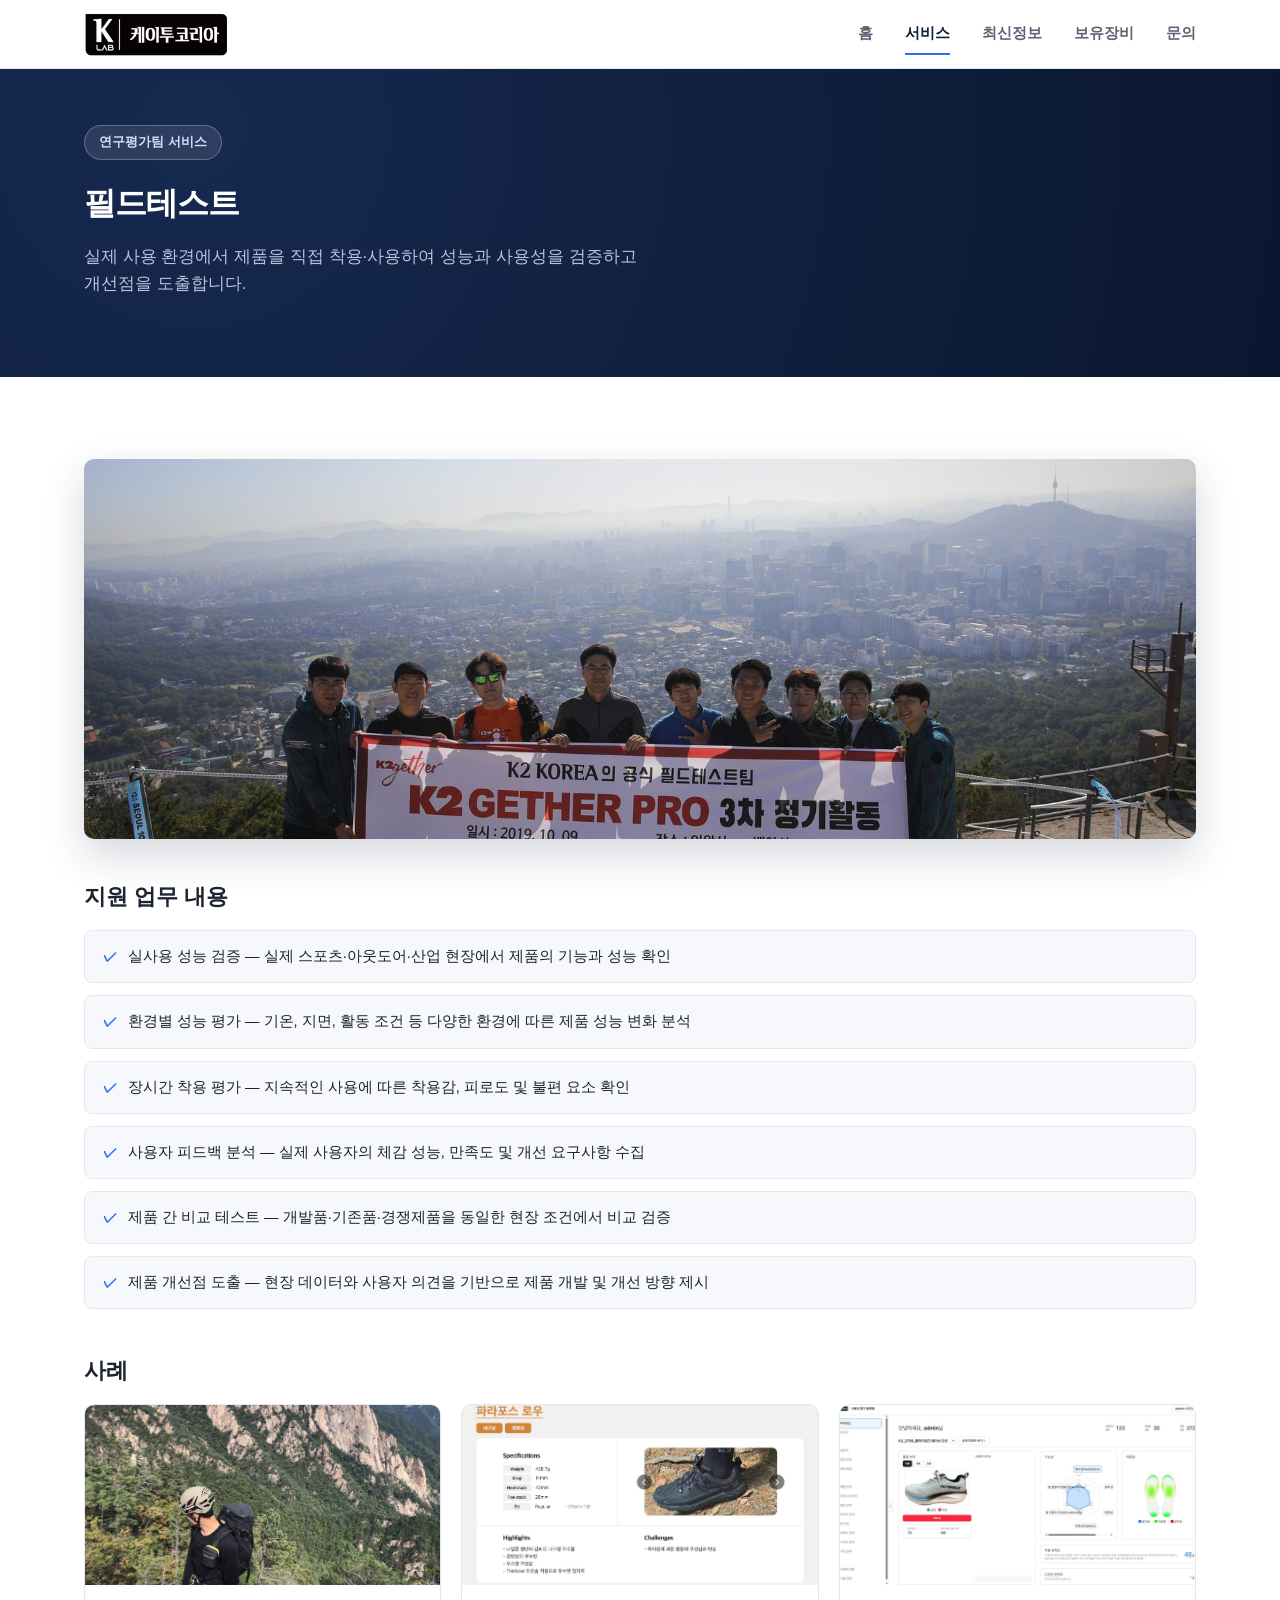
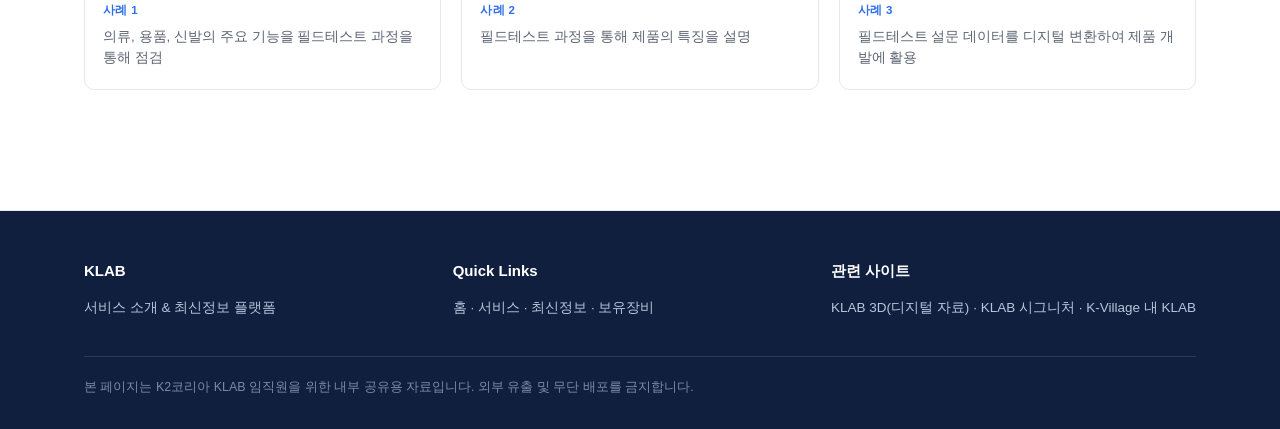
<file: service-fieldtest.html>
<!DOCTYPE html>
<html lang="ko">
<head>
<meta charset="UTF-8">
<meta name="viewport" content="width=device-width, initial-scale=1.0">
<meta name="robots" content="noindex, nofollow">
<title>KLAB | 필드테스트</title>
<link rel="stylesheet" href="css/style.css">
</head>
<body>

<header class="site-header">
  <div class="wrap nav-row">
    <a href="index.html" class="logo"><img src="img/klab-logo.png" alt="KLAB"></a>
    <nav class="main-nav">
      <a href="index.html">홈</a>
      <a href="services.html" class="active">서비스</a>
      <a href="news.html">최신정보</a>
      <a href="infra.html">보유장비</a>
      <a href="#" class="js-contact">문의</a>
    </nav>
  </div>
</header>

<section class="hero" style="padding:56px 0 48px;">
  <div class="wrap">
    <span class="eyebrow">연구평가팀 서비스</span>
    <h1 style="font-size:32px;">필드테스트</h1>
    <p>실제 사용 환경에서 제품을 직접 착용·사용하여 성능과 사용성을 검증하고 개선점을 도출합니다.</p>
  </div>
</section>

<section class="block">
  <div class="wrap">

    <p style="margin:0 0 28px;"><a href="services.html" style="color:var(--color-accent);font-weight:700;font-size:14px;">← 서비스 목록으로 돌아가기</a></p>

    <img class="service-hero-img" src="img/services/fieldtest-4.jpg" alt="필드테스트 대표 이미지">

    <div class="service-detail-head">
      <h2>지원 업무 내용</h2>
      <ul class="capability-list">
        <li>실사용 성능 검증 — 실제 스포츠·아웃도어·산업 현장에서 제품의 기능과 성능 확인</li>
        <li>환경별 성능 평가 — 기온, 지면, 활동 조건 등 다양한 환경에 따른 제품 성능 변화 분석</li>
        <li>장시간 착용 평가 — 지속적인 사용에 따른 착용감, 피로도 및 불편 요소 확인</li>
        <li>사용자 피드백 분석 — 실제 사용자의 체감 성능, 만족도 및 개선 요구사항 수집</li>
        <li>제품 간 비교 테스트 — 개발품·기존품·경쟁제품을 동일한 현장 조건에서 비교 검증</li>
        <li>제품 개선점 도출 — 현장 데이터와 사용자 의견을 기반으로 제품 개발 및 개선 방향 제시</li>
      </ul>
    </div>

    <div class="service-detail-head">
      <h2>사례</h2>
      <div class="card-grid">
        <div class="card case-card">
          <div class="case-thumb"><img src="img/services/fieldtest-1.jpg" alt="사례 1"></div>
          <div class="case-body">
            <span class="case-num">사례 1</span>
            <p>의류, 용품, 신발의 주요 기능을 필드테스트 과정을 통해 점검</p>
          </div>
        </div>
        <div class="card case-card">
          <div class="case-thumb"><img src="img/services/fieldtest-2.jpg" alt="사례 2"></div>
          <div class="case-body">
            <span class="case-num">사례 2</span>
            <p>필드테스트 과정을 통해 제품의 특징을 설명</p>
          </div>
        </div>
        <div class="card case-card">
          <div class="case-thumb"><img src="img/services/fieldtest-3.jpg" alt="사례 3"></div>
          <div class="case-body">
            <span class="case-num">사례 3</span>
            <p>필드테스트 설문 데이터를 디지털 변환하여 제품 개발에 활용</p>
          </div>
        </div>
      </div>
    </div>

  </div>
</section>

<footer class="site-footer" id="footer-contact">
  <div class="wrap">
    <div class="foot-top">
      <div>
        <h5>KLAB</h5>
        <p>서비스 소개 &amp; 최신정보 플랫폼</p>
      </div>
      <div>
        <h5>Quick Links</h5>
        <p><a href="index.html">홈</a> · <a href="services.html">서비스</a> · <a href="news.html">최신정보</a> · <a href="infra.html">보유장비</a></p>
      </div>
      <div>
        <h5>관련 사이트</h5>
        <p><a href="https://www.instagram.com/klab_3d/" target="_blank" rel="noopener">KLAB 3D(디지털 자료)</a> · <a href="https://www.instagram.com/klab.signature/" target="_blank" rel="noopener">KLAB 시그니처</a> · <a href="https://www.k-village.co.kr/k-lab/is" target="_blank" rel="noopener">K-Village 내 KLAB</a></p>
      </div>
    </div>
    <div class="foot-bottom">본 페이지는 K2코리아 KLAB 임직원을 위한 내부 공유용 자료입니다. 외부 유출 및 무단 배포를 금지합니다.</div>
  </div>
</footer>

<!-- 문의 안내 모달 -->
<div class="modal-overlay" id="contactModal">
  <div class="modal-box">
    <button class="modal-close" id="contactModalClose" aria-label="닫기">×</button>
    <h3>문의하기</h3>
    <p class="modal-sub">아래 담당자에게 문의해 주세요.</p>
    <div class="contact-card">
      <div class="contact-name">이정호 이사</div>
      <a class="contact-email" href="mailto:leejh77@k2korea.co.kr">leejh77@k2korea.co.kr</a>
    </div>
    <div class="contact-card">
      <div class="contact-name">연구개발팀 최인권 팀장</div>
      <a class="contact-email" href="mailto:gunmarion@k2korea.co.kr">gunmarion@k2korea.co.kr</a>
    </div>
    <div class="contact-card">
      <div class="contact-name">연구평가팀 류재진 팀장</div>
      <a class="contact-email" href="mailto:jjryue@k2korea.co.kr">jjryue@k2korea.co.kr</a>
    </div>
  </div>
</div>


<script src="js/main.js"></script>
</body>
</html>
</file>
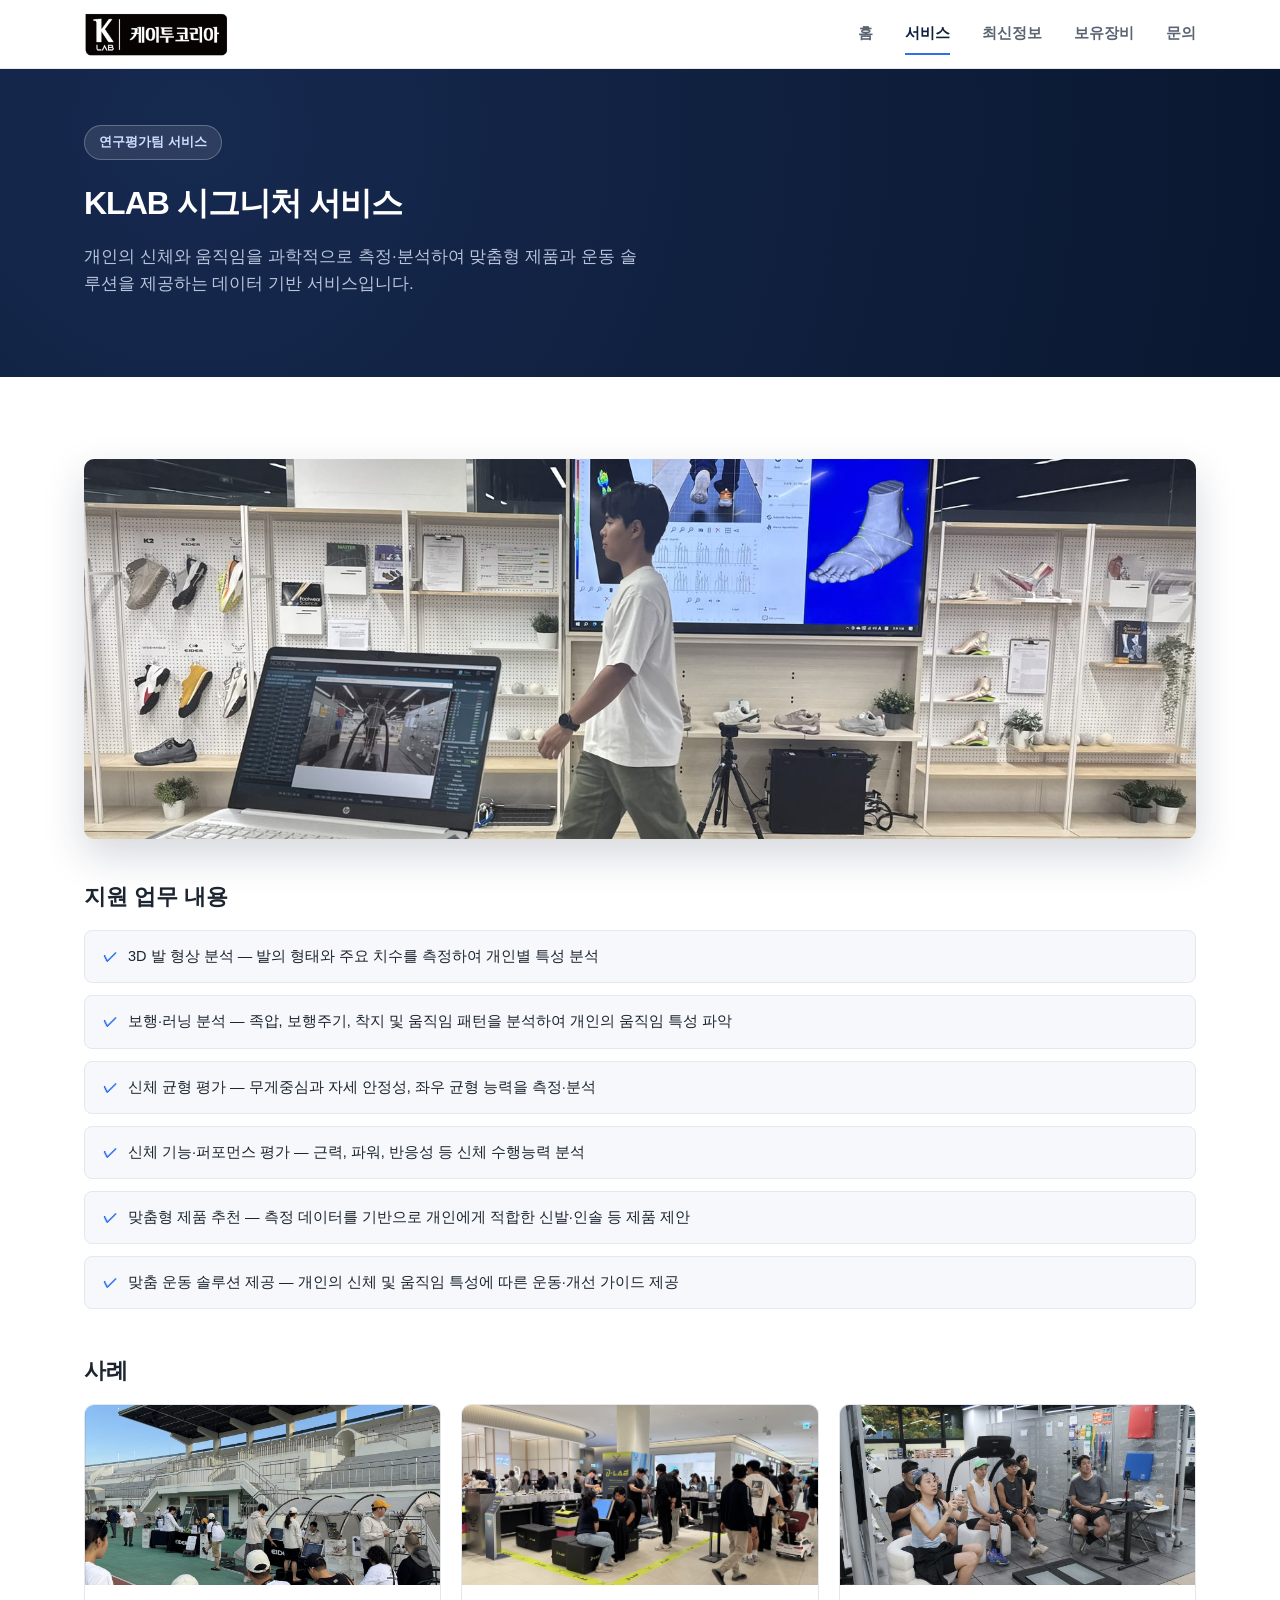
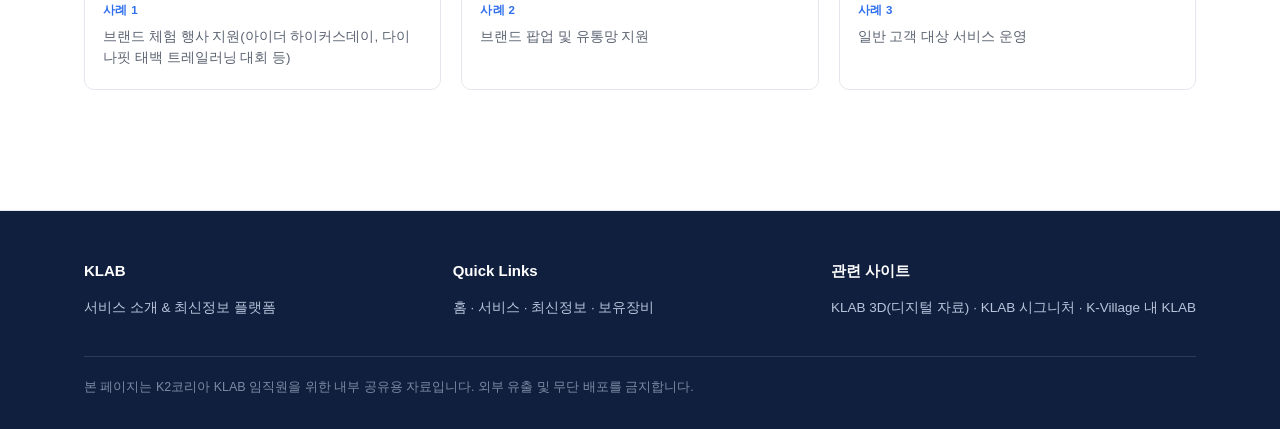
<file: service-klab-signature.html>
<!DOCTYPE html>
<html lang="ko">
<head>
<meta charset="UTF-8">
<meta name="viewport" content="width=device-width, initial-scale=1.0">
<meta name="robots" content="noindex, nofollow">
<title>KLAB | KLAB 시그니처 서비스</title>
<link rel="stylesheet" href="css/style.css">
</head>
<body>

<header class="site-header">
  <div class="wrap nav-row">
    <a href="index.html" class="logo"><img src="img/klab-logo.png" alt="KLAB"></a>
    <nav class="main-nav">
      <a href="index.html">홈</a>
      <a href="services.html" class="active">서비스</a>
      <a href="news.html">최신정보</a>
      <a href="infra.html">보유장비</a>
      <a href="#" class="js-contact">문의</a>
    </nav>
  </div>
</header>

<section class="hero" style="padding:56px 0 48px;">
  <div class="wrap">
    <span class="eyebrow">연구평가팀 서비스</span>
    <h1 style="font-size:32px;">KLAB 시그니처 서비스</h1>
    <p>개인의 신체와 움직임을 과학적으로 측정·분석하여 맞춤형 제품과 운동 솔루션을 제공하는 데이터 기반 서비스입니다.</p>
  </div>
</section>

<section class="block">
  <div class="wrap">

    <p style="margin:0 0 28px;"><a href="services.html" style="color:var(--color-accent);font-weight:700;font-size:14px;">← 서비스 목록으로 돌아가기</a></p>

    <img class="service-hero-img" src="img/services/signature-4.jpg" alt="KLAB 시그니처 서비스 대표 이미지">

    <div class="service-detail-head">
      <h2>지원 업무 내용</h2>
      <ul class="capability-list">
        <li>3D 발 형상 분석 — 발의 형태와 주요 치수를 측정하여 개인별 특성 분석</li>
        <li>보행·러닝 분석 — 족압, 보행주기, 착지 및 움직임 패턴을 분석하여 개인의 움직임 특성 파악</li>
        <li>신체 균형 평가 — 무게중심과 자세 안정성, 좌우 균형 능력을 측정·분석</li>
        <li>신체 기능·퍼포먼스 평가 — 근력, 파워, 반응성 등 신체 수행능력 분석</li>
        <li>맞춤형 제품 추천 — 측정 데이터를 기반으로 개인에게 적합한 신발·인솔 등 제품 제안</li>
        <li>맞춤 운동 솔루션 제공 — 개인의 신체 및 움직임 특성에 따른 운동·개선 가이드 제공</li>
      </ul>
    </div>

    <div class="service-detail-head">
      <h2>사례</h2>
      <div class="card-grid">
        <div class="card case-card">
          <div class="case-thumb"><img src="img/services/signature-1.jpg" alt="사례 1"></div>
          <div class="case-body">
            <span class="case-num">사례 1</span>
            <p>브랜드 체험 행사 지원(아이더 하이커스데이, 다이나핏 태백 트레일러닝 대회 등)</p>
          </div>
        </div>
        <div class="card case-card">
          <div class="case-thumb"><img src="img/services/signature-2.jpg" alt="사례 2"></div>
          <div class="case-body">
            <span class="case-num">사례 2</span>
            <p>브랜드 팝업 및 유통망 지원</p>
          </div>
        </div>
        <div class="card case-card">
          <div class="case-thumb"><img src="img/services/signature-3.jpg" alt="사례 3"></div>
          <div class="case-body">
            <span class="case-num">사례 3</span>
            <p>일반 고객 대상 서비스 운영</p>
          </div>
        </div>
      </div>
    </div>

  </div>
</section>

<footer class="site-footer" id="footer-contact">
  <div class="wrap">
    <div class="foot-top">
      <div>
        <h5>KLAB</h5>
        <p>서비스 소개 &amp; 최신정보 플랫폼</p>
      </div>
      <div>
        <h5>Quick Links</h5>
        <p><a href="index.html">홈</a> · <a href="services.html">서비스</a> · <a href="news.html">최신정보</a> · <a href="infra.html">보유장비</a></p>
      </div>
      <div>
        <h5>관련 사이트</h5>
        <p><a href="https://www.instagram.com/klab_3d/" target="_blank" rel="noopener">KLAB 3D(디지털 자료)</a> · <a href="https://www.instagram.com/klab.signature/" target="_blank" rel="noopener">KLAB 시그니처</a> · <a href="https://www.k-village.co.kr/k-lab/is" target="_blank" rel="noopener">K-Village 내 KLAB</a></p>
      </div>
    </div>
    <div class="foot-bottom">본 페이지는 K2코리아 KLAB 임직원을 위한 내부 공유용 자료입니다. 외부 유출 및 무단 배포를 금지합니다.</div>
  </div>
</footer>

<!-- 문의 안내 모달 -->
<div class="modal-overlay" id="contactModal">
  <div class="modal-box">
    <button class="modal-close" id="contactModalClose" aria-label="닫기">×</button>
    <h3>문의하기</h3>
    <p class="modal-sub">아래 담당자에게 문의해 주세요.</p>
    <div class="contact-card">
      <div class="contact-name">이정호 이사</div>
      <a class="contact-email" href="mailto:leejh77@k2korea.co.kr">leejh77@k2korea.co.kr</a>
    </div>
    <div class="contact-card">
      <div class="contact-name">연구개발팀 최인권 팀장</div>
      <a class="contact-email" href="mailto:gunmarion@k2korea.co.kr">gunmarion@k2korea.co.kr</a>
    </div>
    <div class="contact-card">
      <div class="contact-name">연구평가팀 류재진 팀장</div>
      <a class="contact-email" href="mailto:jjryue@k2korea.co.kr">jjryue@k2korea.co.kr</a>
    </div>
  </div>
</div>


<script src="js/main.js"></script>
</body>
</html>
</file>
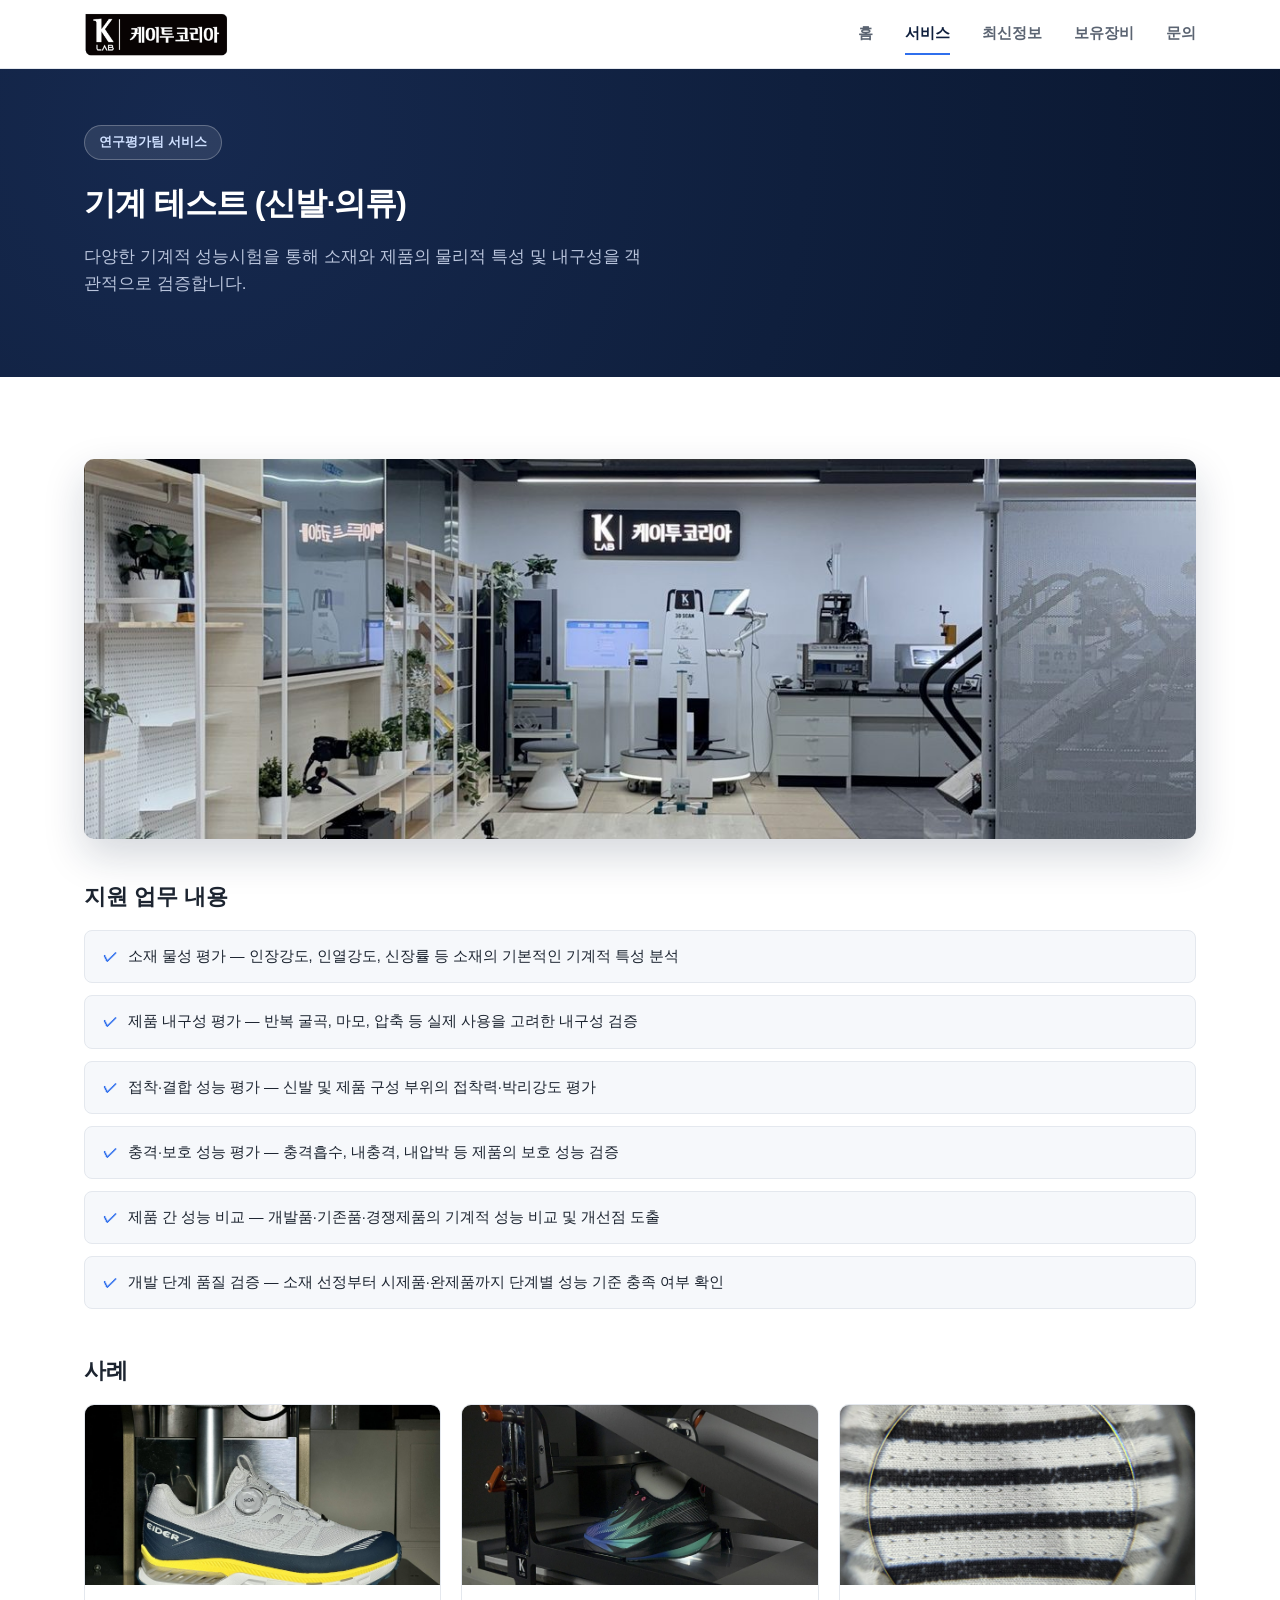
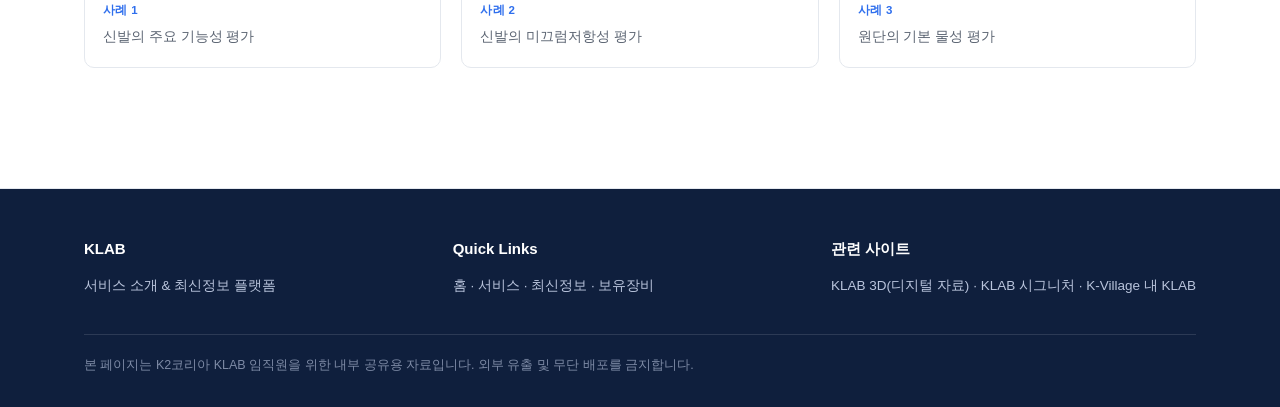
<file: service-mechtest.html>
<!DOCTYPE html>
<html lang="ko">
<head>
<meta charset="UTF-8">
<meta name="viewport" content="width=device-width, initial-scale=1.0">
<meta name="robots" content="noindex, nofollow">
<title>KLAB | 기계 테스트 (신발·의류)</title>
<link rel="stylesheet" href="css/style.css">
</head>
<body>

<header class="site-header">
  <div class="wrap nav-row">
    <a href="index.html" class="logo"><img src="img/klab-logo.png" alt="KLAB"></a>
    <nav class="main-nav">
      <a href="index.html">홈</a>
      <a href="services.html" class="active">서비스</a>
      <a href="news.html">최신정보</a>
      <a href="infra.html">보유장비</a>
      <a href="#" class="js-contact">문의</a>
    </nav>
  </div>
</header>

<section class="hero" style="padding:56px 0 48px;">
  <div class="wrap">
    <span class="eyebrow">연구평가팀 서비스</span>
    <h1 style="font-size:32px;">기계 테스트 (신발·의류)</h1>
    <p>다양한 기계적 성능시험을 통해 소재와 제품의 물리적 특성 및 내구성을 객관적으로 검증합니다.</p>
  </div>
</section>

<section class="block">
  <div class="wrap">

    <p style="margin:0 0 28px;"><a href="services.html" style="color:var(--color-accent);font-weight:700;font-size:14px;">← 서비스 목록으로 돌아가기</a></p>

    <img class="service-hero-img" src="img/services/mechtest-4.jpg" alt="기계 테스트 (신발·의류) 대표 이미지">

    <div class="service-detail-head">
      <h2>지원 업무 내용</h2>
      <ul class="capability-list">
        <li>소재 물성 평가 — 인장강도, 인열강도, 신장률 등 소재의 기본적인 기계적 특성 분석</li>
        <li>제품 내구성 평가 — 반복 굴곡, 마모, 압축 등 실제 사용을 고려한 내구성 검증</li>
        <li>접착·결합 성능 평가 — 신발 및 제품 구성 부위의 접착력·박리강도 평가</li>
        <li>충격·보호 성능 평가 — 충격흡수, 내충격, 내압박 등 제품의 보호 성능 검증</li>
        <li>제품 간 성능 비교 — 개발품·기존품·경쟁제품의 기계적 성능 비교 및 개선점 도출</li>
        <li>개발 단계 품질 검증 — 소재 선정부터 시제품·완제품까지 단계별 성능 기준 충족 여부 확인</li>
      </ul>
    </div>

    <div class="service-detail-head">
      <h2>사례</h2>
      <div class="card-grid">
        <div class="card case-card">
          <div class="case-thumb"><img src="img/services/mechtest-1.jpg" alt="사례 1"></div>
          <div class="case-body">
            <span class="case-num">사례 1</span>
            <p>신발의 주요 기능성 평가</p>
          </div>
        </div>
        <div class="card case-card">
          <div class="case-thumb"><img src="img/services/mechtest-2.jpg" alt="사례 2"></div>
          <div class="case-body">
            <span class="case-num">사례 2</span>
            <p>신발의 미끄럼저항성 평가</p>
          </div>
        </div>
        <div class="card case-card">
          <div class="case-thumb"><img src="img/services/mechtest-3.jpg" alt="사례 3"></div>
          <div class="case-body">
            <span class="case-num">사례 3</span>
            <p>원단의 기본 물성 평가</p>
          </div>
        </div>
      </div>
    </div>

  </div>
</section>

<footer class="site-footer" id="footer-contact">
  <div class="wrap">
    <div class="foot-top">
      <div>
        <h5>KLAB</h5>
        <p>서비스 소개 &amp; 최신정보 플랫폼</p>
      </div>
      <div>
        <h5>Quick Links</h5>
        <p><a href="index.html">홈</a> · <a href="services.html">서비스</a> · <a href="news.html">최신정보</a> · <a href="infra.html">보유장비</a></p>
      </div>
      <div>
        <h5>관련 사이트</h5>
        <p><a href="https://www.instagram.com/klab_3d/" target="_blank" rel="noopener">KLAB 3D(디지털 자료)</a> · <a href="https://www.instagram.com/klab.signature/" target="_blank" rel="noopener">KLAB 시그니처</a> · <a href="https://www.k-village.co.kr/k-lab/is" target="_blank" rel="noopener">K-Village 내 KLAB</a></p>
      </div>
    </div>
    <div class="foot-bottom">본 페이지는 K2코리아 KLAB 임직원을 위한 내부 공유용 자료입니다. 외부 유출 및 무단 배포를 금지합니다.</div>
  </div>
</footer>

<!-- 문의 안내 모달 -->
<div class="modal-overlay" id="contactModal">
  <div class="modal-box">
    <button class="modal-close" id="contactModalClose" aria-label="닫기">×</button>
    <h3>문의하기</h3>
    <p class="modal-sub">아래 담당자에게 문의해 주세요.</p>
    <div class="contact-card">
      <div class="contact-name">이정호 이사</div>
      <a class="contact-email" href="mailto:leejh77@k2korea.co.kr">leejh77@k2korea.co.kr</a>
    </div>
    <div class="contact-card">
      <div class="contact-name">연구개발팀 최인권 팀장</div>
      <a class="contact-email" href="mailto:gunmarion@k2korea.co.kr">gunmarion@k2korea.co.kr</a>
    </div>
    <div class="contact-card">
      <div class="contact-name">연구평가팀 류재진 팀장</div>
      <a class="contact-email" href="mailto:jjryue@k2korea.co.kr">jjryue@k2korea.co.kr</a>
    </div>
  </div>
</div>


<script src="js/main.js"></script>
</body>
</html>
</file>
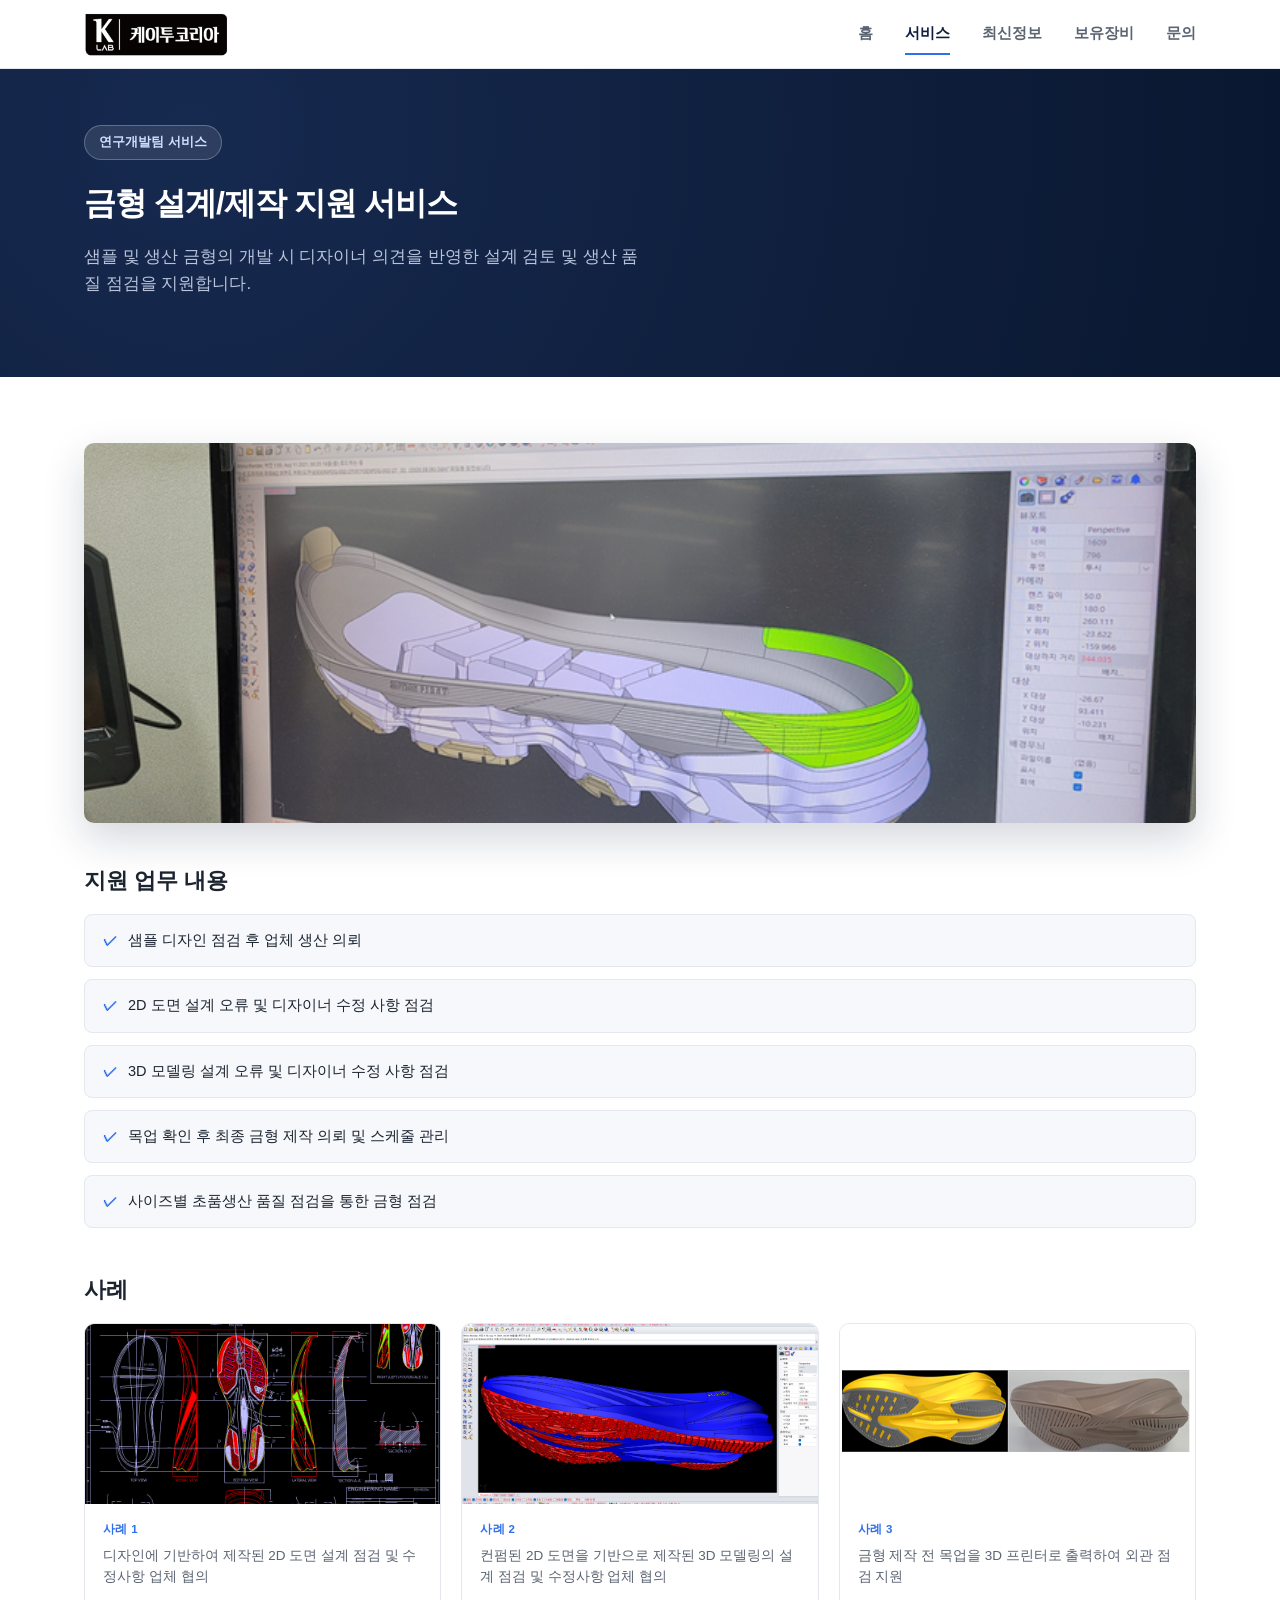
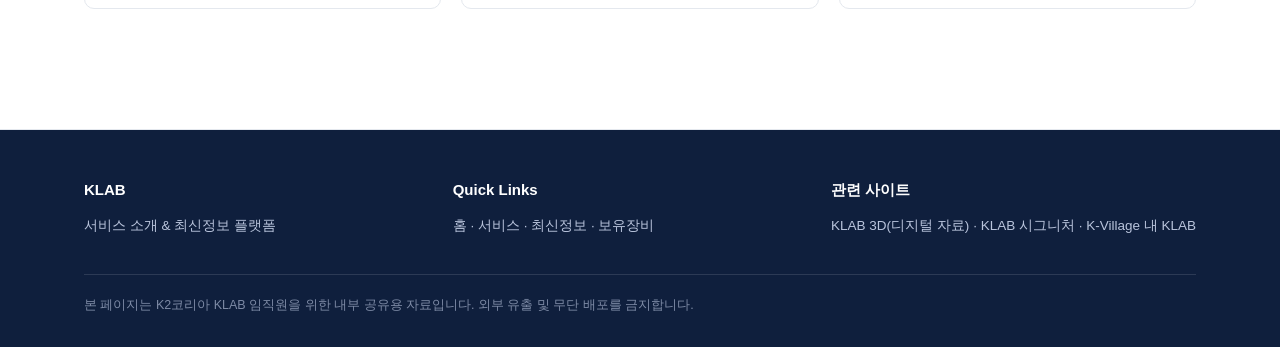
<file: service-mold.html>
<!DOCTYPE html>
<html lang="ko">
<head>
<meta charset="UTF-8">
<meta name="viewport" content="width=device-width, initial-scale=1.0">
<meta name="robots" content="noindex, nofollow">
<title>KLAB | 금형 설계/제작 지원 서비스</title>
<link rel="stylesheet" href="css/style.css">
</head>
<body>


<header class="site-header">
  <div class="wrap nav-row">
    <a href="index.html" class="logo"><img src="img/klab-logo.png" alt="KLAB"></a>
    <nav class="main-nav">
      <a href="index.html">홈</a>
      <a href="services.html" class="active">서비스</a>
      <a href="news.html">최신정보</a>
      <a href="infra.html">보유장비</a>
      <a href="#" class="js-contact">문의</a>
    </nav>
  </div>
</header>

<section class="hero" style="padding:56px 0 48px;">
  <div class="wrap">
    <span class="eyebrow">연구개발팀 서비스</span>
    <h1 style="font-size:32px;">금형 설계/제작 지원 서비스</h1>
    <p>샘플 및 생산 금형의 개발 시 디자이너 의견을 반영한 설계 검토 및 생산 품질 점검을 지원합니다.</p>
  </div>
</section>

<section class="block">
  <div class="wrap">

    <p style="margin:-16px 0 28px;"><a href="services.html" style="color:var(--color-accent);font-weight:700;font-size:14px;">← 서비스 목록으로 돌아가기</a></p>

    <img class="service-hero-img" src="img/services/mold-4.png" alt="금형 설계/제작 지원 서비스 대표 이미지">

    <div class="service-detail-head">
      <h2>지원 업무 내용</h2>
      <ul class="capability-list">
        <li>샘플 디자인 점검 후 업체 생산 의뢰</li>
        <li>2D 도면 설계 오류 및 디자이너 수정 사항 점검</li>
        <li>3D 모델링 설계 오류 및 디자이너 수정 사항 점검</li>
        <li>목업 확인 후 최종 금형 제작 의뢰 및 스케줄 관리</li>
        <li>사이즈별 초품생산 품질 점검을 통한 금형 점검</li>
      </ul>
    </div>

    <div class="service-detail-head">
      <h2>사례</h2>
      <div class="card-grid">
        <div class="card case-card">
          <div class="case-thumb"><img src="img/services/mold-1.png" alt="사례 1"></div>
          <div class="case-body">
            <span class="case-num">사례 1</span>
            <p>디자인에 기반하여 제작된 2D 도면 설계 점검 및 수정사항 업체 협의</p>
          </div>
        </div>
        <div class="card case-card">
          <div class="case-thumb"><img src="img/services/mold-2.png" alt="사례 2"></div>
          <div class="case-body">
            <span class="case-num">사례 2</span>
            <p>컨펌된 2D 도면을 기반으로 제작된 3D 모델링의 설계 점검 및 수정사항 업체 협의</p>
          </div>
        </div>
        <div class="card case-card">
          <div class="case-thumb"><img src="img/services/mold-3.png" alt="사례 3"></div>
          <div class="case-body">
            <span class="case-num">사례 3</span>
            <p>금형 제작 전 목업을 3D 프린터로 출력하여 외관 점검 지원</p>
          </div>
        </div>
      </div>
    </div>

  </div>
</section>

<footer class="site-footer" id="footer-contact">
  <div class="wrap">
    <div class="foot-top">
      <div>
        <h5>KLAB</h5>
        <p>서비스 소개 &amp; 최신정보 플랫폼</p>
      </div>
      <div>
        <h5>Quick Links</h5>
        <p><a href="index.html">홈</a> · <a href="services.html">서비스</a> · <a href="news.html">최신정보</a> · <a href="infra.html">보유장비</a></p>
      </div>
      <div>
        <h5>관련 사이트</h5>
        <p><a href="https://www.instagram.com/klab_3d/" target="_blank" rel="noopener">KLAB 3D(디지털 자료)</a> · <a href="https://www.instagram.com/klab.signature/" target="_blank" rel="noopener">KLAB 시그니처</a> · <a href="https://www.k-village.co.kr/k-lab/is" target="_blank" rel="noopener">K-Village 내 KLAB</a></p>
      </div>
    </div>
    <div class="foot-bottom">본 페이지는 K2코리아 KLAB 임직원을 위한 내부 공유용 자료입니다. 외부 유출 및 무단 배포를 금지합니다.</div>
  </div>
</footer>

<!-- 문의 안내 모달 -->
<div class="modal-overlay" id="contactModal">
  <div class="modal-box">
    <button class="modal-close" id="contactModalClose" aria-label="닫기">×</button>
    <h3>문의하기</h3>
    <p class="modal-sub">아래 담당자에게 문의해 주세요.</p>
    <div class="contact-card">
      <div class="contact-name">이정호 이사</div>
      <a class="contact-email" href="mailto:leejh77@k2korea.co.kr">leejh77@k2korea.co.kr</a>
    </div>
    <div class="contact-card">
      <div class="contact-name">연구개발팀 최인권 팀장</div>
      <a class="contact-email" href="mailto:gunmarion@k2korea.co.kr">gunmarion@k2korea.co.kr</a>
    </div>
    <div class="contact-card">
      <div class="contact-name">연구평가팀 류재진 팀장</div>
      <a class="contact-email" href="mailto:jjryue@k2korea.co.kr">jjryue@k2korea.co.kr</a>
    </div>
  </div>
</div>


<script src="js/main.js"></script>
</body>
</html>
</file>
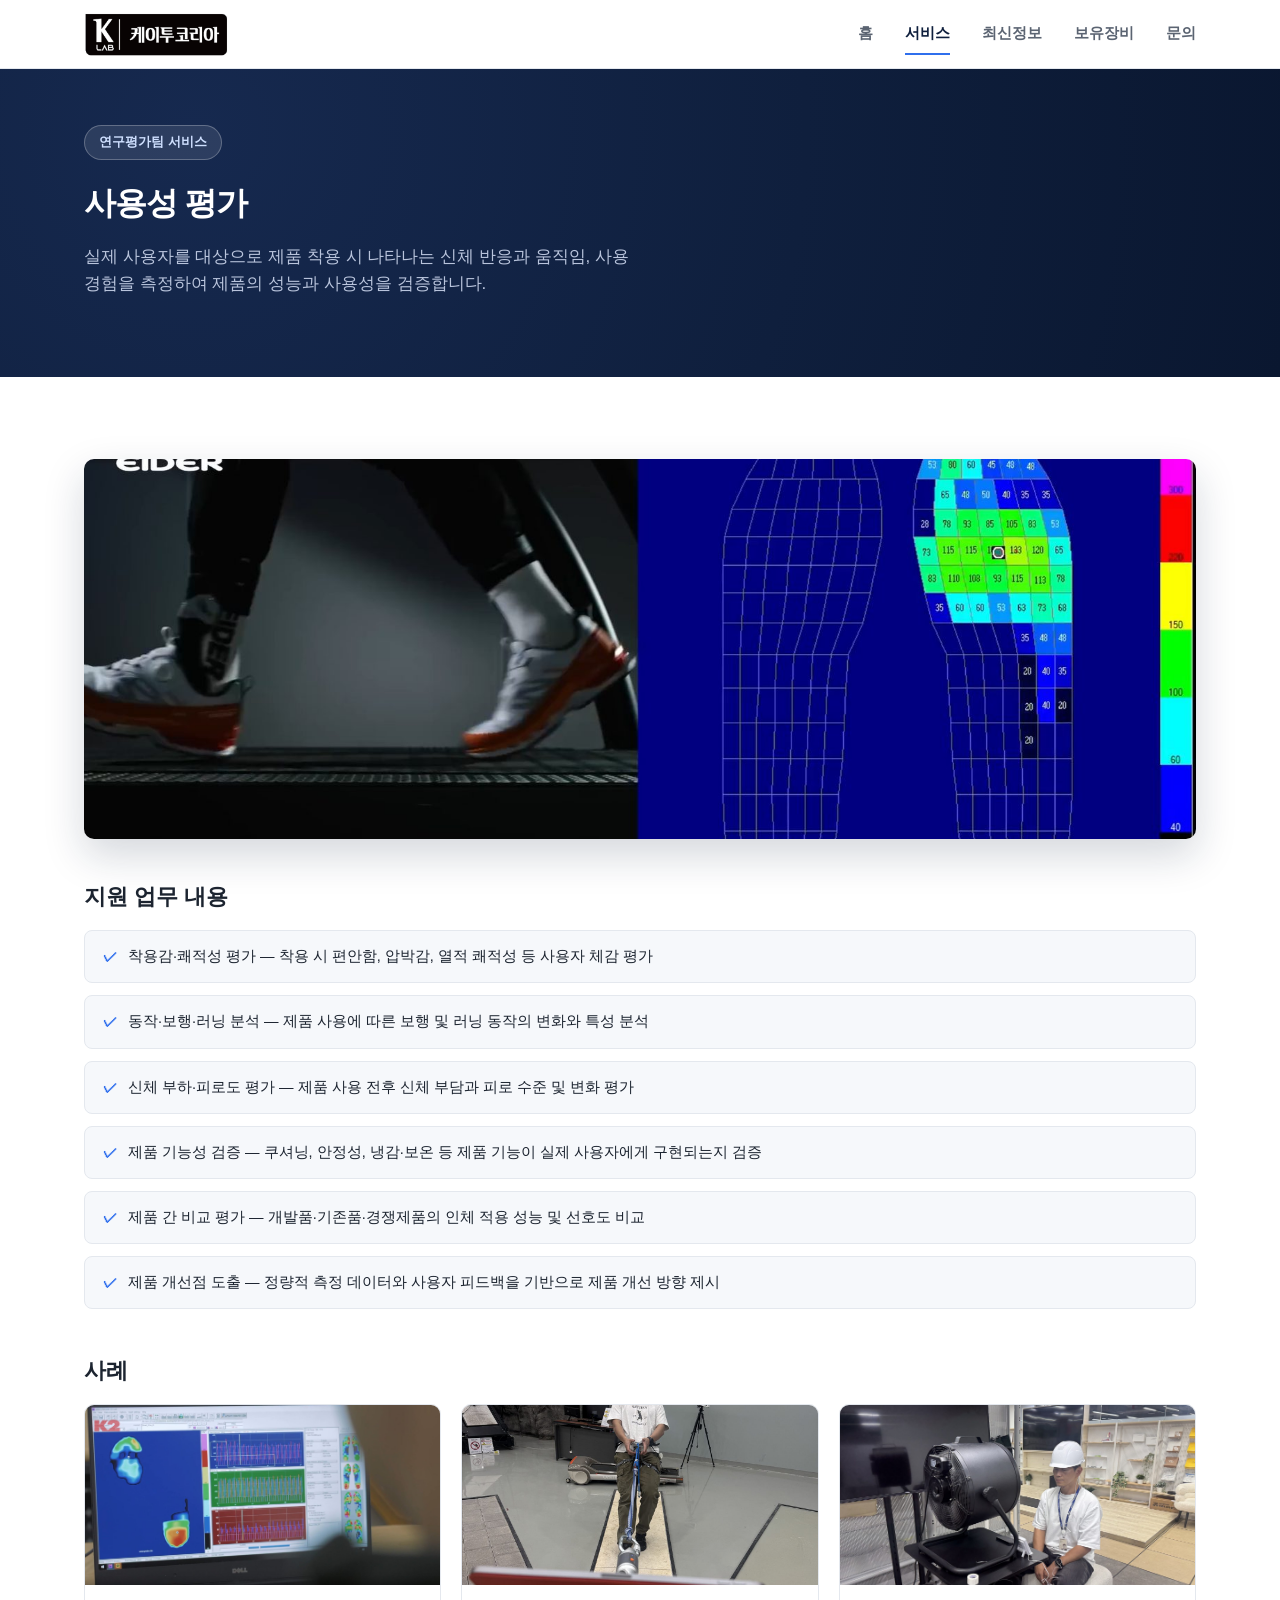
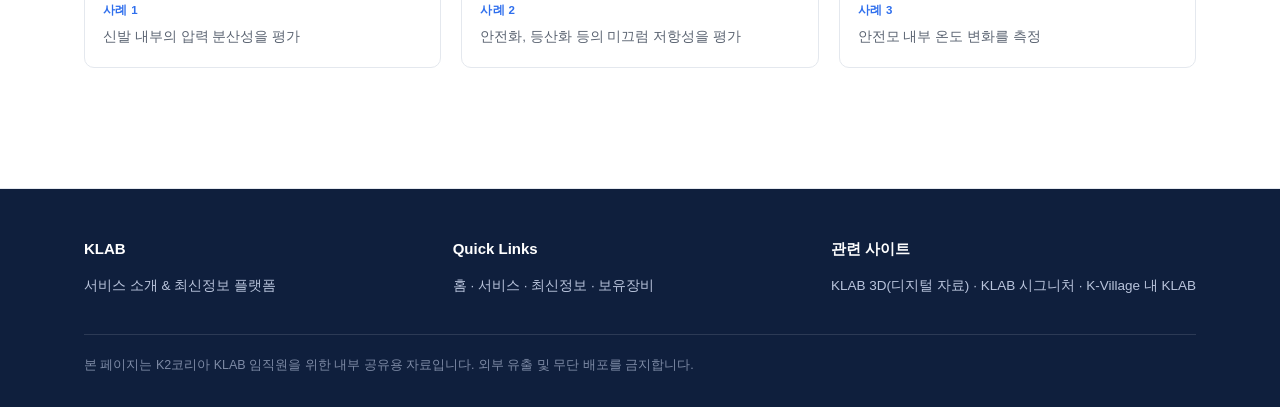
<file: service-usability.html>
<!DOCTYPE html>
<html lang="ko">
<head>
<meta charset="UTF-8">
<meta name="viewport" content="width=device-width, initial-scale=1.0">
<meta name="robots" content="noindex, nofollow">
<title>KLAB | 사용성 평가</title>
<link rel="stylesheet" href="css/style.css">
</head>
<body>

<header class="site-header">
  <div class="wrap nav-row">
    <a href="index.html" class="logo"><img src="img/klab-logo.png" alt="KLAB"></a>
    <nav class="main-nav">
      <a href="index.html">홈</a>
      <a href="services.html" class="active">서비스</a>
      <a href="news.html">최신정보</a>
      <a href="infra.html">보유장비</a>
      <a href="#" class="js-contact">문의</a>
    </nav>
  </div>
</header>

<section class="hero" style="padding:56px 0 48px;">
  <div class="wrap">
    <span class="eyebrow">연구평가팀 서비스</span>
    <h1 style="font-size:32px;">사용성 평가</h1>
    <p>실제 사용자를 대상으로 제품 착용 시 나타나는 신체 반응과 움직임, 사용 경험을 측정하여 제품의 성능과 사용성을 검증합니다.</p>
  </div>
</section>

<section class="block">
  <div class="wrap">

    <p style="margin:0 0 28px;"><a href="services.html" style="color:var(--color-accent);font-weight:700;font-size:14px;">← 서비스 목록으로 돌아가기</a></p>

    <img class="service-hero-img" src="img/services/usability-4.jpg" alt="사용성 평가 대표 이미지">

    <div class="service-detail-head">
      <h2>지원 업무 내용</h2>
      <ul class="capability-list">
        <li>착용감·쾌적성 평가 — 착용 시 편안함, 압박감, 열적 쾌적성 등 사용자 체감 평가</li>
        <li>동작·보행·러닝 분석 — 제품 사용에 따른 보행 및 러닝 동작의 변화와 특성 분석</li>
        <li>신체 부하·피로도 평가 — 제품 사용 전후 신체 부담과 피로 수준 및 변화 평가</li>
        <li>제품 기능성 검증 — 쿠셔닝, 안정성, 냉감·보온 등 제품 기능이 실제 사용자에게 구현되는지 검증</li>
        <li>제품 간 비교 평가 — 개발품·기존품·경쟁제품의 인체 적용 성능 및 선호도 비교</li>
        <li>제품 개선점 도출 — 정량적 측정 데이터와 사용자 피드백을 기반으로 제품 개선 방향 제시</li>
      </ul>
    </div>

    <div class="service-detail-head">
      <h2>사례</h2>
      <div class="card-grid">
        <div class="card case-card">
          <div class="case-thumb"><img src="img/services/usability-1.jpg" alt="사례 1"></div>
          <div class="case-body">
            <span class="case-num">사례 1</span>
            <p>신발 내부의 압력 분산성을 평가</p>
          </div>
        </div>
        <div class="card case-card">
          <div class="case-thumb"><img src="img/services/usability-2.jpg" alt="사례 2"></div>
          <div class="case-body">
            <span class="case-num">사례 2</span>
            <p>안전화, 등산화 등의 미끄럼 저항성을 평가</p>
          </div>
        </div>
        <div class="card case-card">
          <div class="case-thumb"><img src="img/services/usability-3.jpg" alt="사례 3"></div>
          <div class="case-body">
            <span class="case-num">사례 3</span>
            <p>안전모 내부 온도 변화를 측정</p>
          </div>
        </div>
      </div>
    </div>

  </div>
</section>

<footer class="site-footer" id="footer-contact">
  <div class="wrap">
    <div class="foot-top">
      <div>
        <h5>KLAB</h5>
        <p>서비스 소개 &amp; 최신정보 플랫폼</p>
      </div>
      <div>
        <h5>Quick Links</h5>
        <p><a href="index.html">홈</a> · <a href="services.html">서비스</a> · <a href="news.html">최신정보</a> · <a href="infra.html">보유장비</a></p>
      </div>
      <div>
        <h5>관련 사이트</h5>
        <p><a href="https://www.instagram.com/klab_3d/" target="_blank" rel="noopener">KLAB 3D(디지털 자료)</a> · <a href="https://www.instagram.com/klab.signature/" target="_blank" rel="noopener">KLAB 시그니처</a> · <a href="https://www.k-village.co.kr/k-lab/is" target="_blank" rel="noopener">K-Village 내 KLAB</a></p>
      </div>
    </div>
    <div class="foot-bottom">본 페이지는 K2코리아 KLAB 임직원을 위한 내부 공유용 자료입니다. 외부 유출 및 무단 배포를 금지합니다.</div>
  </div>
</footer>

<!-- 문의 안내 모달 -->
<div class="modal-overlay" id="contactModal">
  <div class="modal-box">
    <button class="modal-close" id="contactModalClose" aria-label="닫기">×</button>
    <h3>문의하기</h3>
    <p class="modal-sub">아래 담당자에게 문의해 주세요.</p>
    <div class="contact-card">
      <div class="contact-name">이정호 이사</div>
      <a class="contact-email" href="mailto:leejh77@k2korea.co.kr">leejh77@k2korea.co.kr</a>
    </div>
    <div class="contact-card">
      <div class="contact-name">연구개발팀 최인권 팀장</div>
      <a class="contact-email" href="mailto:gunmarion@k2korea.co.kr">gunmarion@k2korea.co.kr</a>
    </div>
    <div class="contact-card">
      <div class="contact-name">연구평가팀 류재진 팀장</div>
      <a class="contact-email" href="mailto:jjryue@k2korea.co.kr">jjryue@k2korea.co.kr</a>
    </div>
  </div>
</div>


<script src="js/main.js"></script>
</body>
</html>
</file>
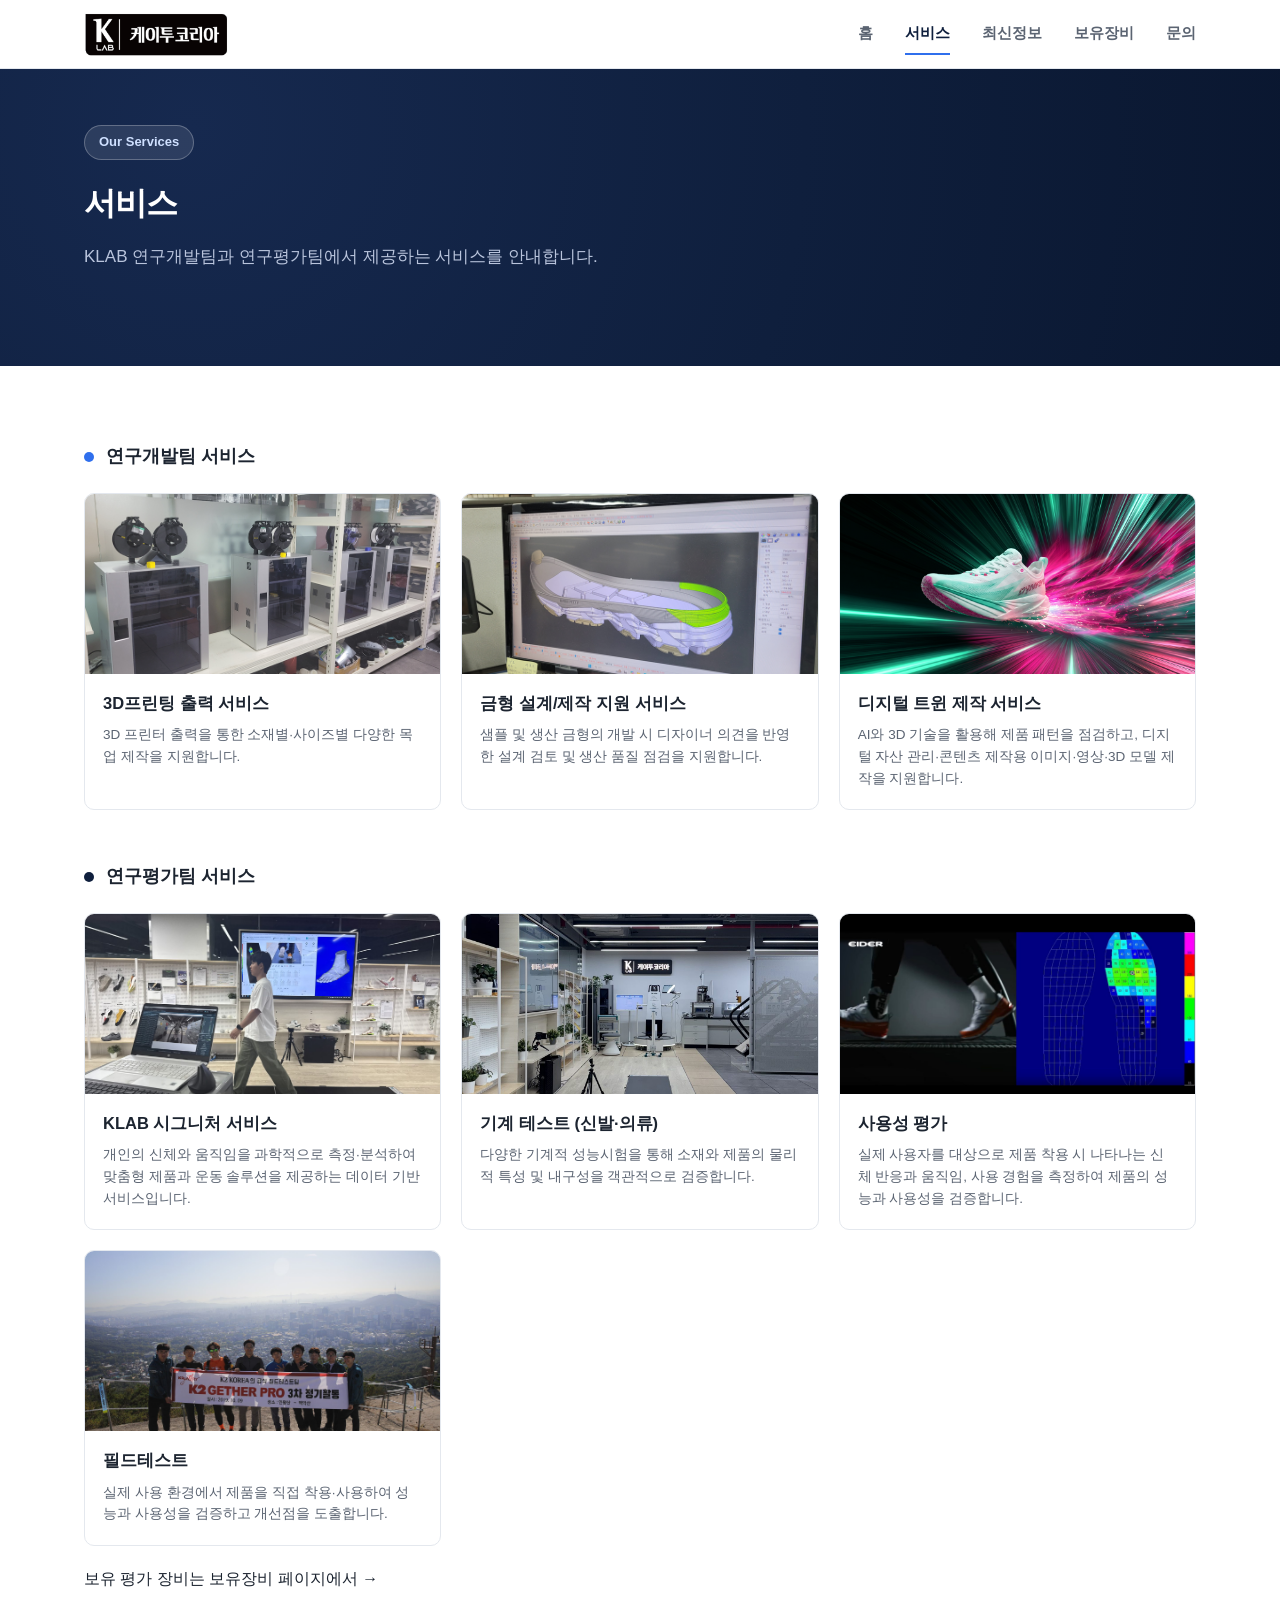
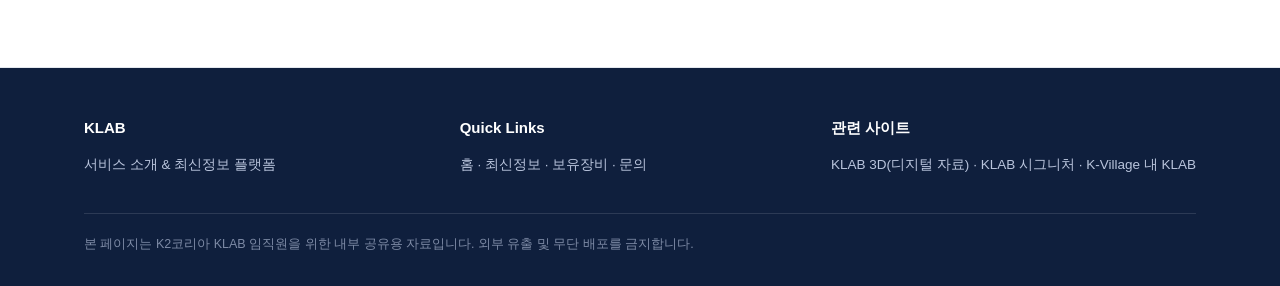
<file: services.html>
<!DOCTYPE html>
<html lang="ko">
<head>
<meta charset="UTF-8">
<meta name="viewport" content="width=device-width, initial-scale=1.0">
<meta name="robots" content="noindex, nofollow">
<title>KLAB | 서비스</title>
<link rel="stylesheet" href="css/style.css">
</head>
<body>


<header class="site-header">
  <div class="wrap nav-row">
    <a href="index.html" class="logo"><img src="img/klab-logo.png" alt="KLAB"></a>
    <nav class="main-nav">
      <a href="index.html">홈</a>
      <a href="services.html" class="active">서비스</a>
      <a href="news.html">최신정보</a>
      <a href="infra.html">보유장비</a>
      <a href="#" class="js-contact">문의</a>
    </nav>
  </div>
</header>

<section class="hero" style="padding:56px 0 64px;">
  <div class="wrap">
    <span class="eyebrow">Our Services</span>
    <h1 style="font-size:32px;">서비스</h1>
    <p>KLAB 연구개발팀과 연구평가팀에서 제공하는 서비스를 안내합니다.</p>
  </div>
</section>

<section class="block">
  <div class="wrap">

    <!-- 연구개발팀 -->
    <div class="team-group">
      <div class="team-group-head">
        <span class="dot"></span>
        <h3>연구개발팀 서비스</h3>
      </div>
      <div class="card-grid">
        <a href="service-3dprint.html" class="card case-card">
          <div class="case-thumb"><img src="img/services/3dprint-4.png" alt="3D프린팅 출력 서비스"></div>
          <div class="case-body">
            <h4>3D프린팅 출력 서비스</h4>
            <p>3D 프린터 출력을 통한 소재별·사이즈별 다양한 목업 제작을 지원합니다.</p>
          </div>
        </a>
        <a href="service-mold.html" class="card case-card">
          <div class="case-thumb"><img src="img/services/mold-4.png" alt="금형 설계/제작 지원 서비스"></div>
          <div class="case-body">
            <h4>금형 설계/제작 지원 서비스</h4>
            <p>샘플 및 생산 금형의 개발 시 디자이너 의견을 반영한 설계 검토 및 생산 품질 점검을 지원합니다.</p>
          </div>
        </a>
        <a href="service-digitaltwin.html" class="card case-card">
          <div class="case-thumb"><img src="img/services/digitaltwin-4.png" alt="디지털 트윈 제작 서비스"></div>
          <div class="case-body">
            <h4>디지털 트윈 제작 서비스</h4>
            <p>AI와 3D 기술을 활용해 제품 패턴을 점검하고, 디지털 자산 관리·콘텐츠 제작용 이미지·영상·3D 모델 제작을 지원합니다.</p>
          </div>
        </a>
      </div>
    </div>

    <!-- 연구평가팀 -->
    <div class="team-group">
      <div class="team-group-head">
        <span class="dot" style="background:#0f1f3d;"></span>
        <h3>연구평가팀 서비스</h3>
      </div>
      <div class="card-grid">
        <a href="service-klab-signature.html" class="card case-card">
          <div class="case-thumb"><img src="img/services/signature-4.jpg" alt="KLAB 시그니처 서비스"></div>
          <div class="case-body">
            <h4>KLAB 시그니처 서비스</h4>
            <p>개인의 신체와 움직임을 과학적으로 측정·분석하여 맞춤형 제품과 운동 솔루션을 제공하는 데이터 기반 서비스입니다.</p>
          </div>
        </a>
        <a href="service-mechtest.html" class="card case-card">
          <div class="case-thumb"><img src="img/services/mechtest-4.jpg" alt="기계 테스트 (신발·의류)"></div>
          <div class="case-body">
            <h4>기계 테스트 (신발·의류)</h4>
            <p>다양한 기계적 성능시험을 통해 소재와 제품의 물리적 특성 및 내구성을 객관적으로 검증합니다.</p>
          </div>
        </a>
        <a href="service-usability.html" class="card case-card">
          <div class="case-thumb"><img src="img/services/usability-4.jpg" alt="사용성 평가"></div>
          <div class="case-body">
            <h4>사용성 평가</h4>
            <p>실제 사용자를 대상으로 제품 착용 시 나타나는 신체 반응과 움직임, 사용 경험을 측정하여 제품의 성능과 사용성을 검증합니다.</p>
          </div>
        </a>
        <a href="service-fieldtest.html" class="card case-card">
          <div class="case-thumb"><img src="img/services/fieldtest-4.jpg" alt="필드테스트"></div>
          <div class="case-body">
            <h4>필드테스트</h4>
            <p>실제 사용 환경에서 제품을 직접 착용·사용하여 성능과 사용성을 검증하고 개선점을 도출합니다.</p>
          </div>
        </a>
      </div>
      <div class="more-link" style="margin-top:20px;"><a href="infra.html">보유 평가 장비는 보유장비 페이지에서 →</a></div>
    </div>

  </div>
</section>

<footer class="site-footer" id="footer-contact">
  <div class="wrap">
    <div class="foot-top">
      <div>
        <h5>KLAB</h5>
        <p>서비스 소개 &amp; 최신정보 플랫폼</p>
      </div>
      <div>
        <h5>Quick Links</h5>
        <p><a href="index.html">홈</a> · <a href="news.html">최신정보</a> · <a href="infra.html">보유장비</a> · <a href="#" class="js-contact">문의</a></p>
      </div>
      <div>
        <h5>관련 사이트</h5>
        <p><a href="https://www.instagram.com/klab_3d/" target="_blank" rel="noopener">KLAB 3D(디지털 자료)</a> · <a href="https://www.instagram.com/klab.signature/" target="_blank" rel="noopener">KLAB 시그니처</a> · <a href="https://www.k-village.co.kr/k-lab/is" target="_blank" rel="noopener">K-Village 내 KLAB</a></p>
      </div>
    </div>
    <div class="foot-bottom">본 페이지는 K2코리아 KLAB 임직원을 위한 내부 공유용 자료입니다. 외부 유출 및 무단 배포를 금지합니다.</div>
  </div>
</footer>

<!-- 문의 안내 모달 -->
<div class="modal-overlay" id="contactModal">
  <div class="modal-box">
    <button class="modal-close" id="contactModalClose" aria-label="닫기">×</button>
    <h3>문의하기</h3>
    <p class="modal-sub">아래 담당자에게 문의해 주세요.</p>
    <div class="contact-card">
      <div class="contact-name">이정호 이사</div>
      <a class="contact-email" href="mailto:leejh77@k2korea.co.kr">leejh77@k2korea.co.kr</a>
    </div>
    <div class="contact-card">
      <div class="contact-name">연구개발팀 최인권 팀장</div>
      <a class="contact-email" href="mailto:gunmarion@k2korea.co.kr">gunmarion@k2korea.co.kr</a>
    </div>
    <div class="contact-card">
      <div class="contact-name">연구평가팀 류재진 팀장</div>
      <a class="contact-email" href="mailto:jjryue@k2korea.co.kr">jjryue@k2korea.co.kr</a>
    </div>
  </div>
</div>


<script src="js/main.js"></script>
</body>
</html>
</file>
<file: css/style.css>
/* ===========================
   KLAB 홈페이지 데모 - 공통 스타일
   =========================== */

:root {
  --color-navy: #0f1f3d;
  --color-navy-light: #16294f;
  --color-accent: #2f6fed;
  --color-accent-light: #eaf1ff;
  --color-text: #1c2430;
  --color-text-muted: #5b6472;
  --color-border: #e4e8ee;
  --color-bg: #ffffff;
  --color-bg-soft: #f6f8fb;
  --radius: 10px;
  --max-width: 1160px;
  font-size: 16px;
}

* { box-sizing: border-box; }

html, body {
  margin: 0;
  padding: 0;
}

body {
  font-family: "Pretendard", "Apple SD Gothic Neo", "Malgun Gothic", -apple-system, BlinkMacSystemFont, sans-serif;
  color: var(--color-text);
  background: var(--color-bg);
  line-height: 1.6;
  -webkit-font-smoothing: antialiased;
}

a { color: inherit; text-decoration: none; }

img { max-width: 100%; display: block; }

.wrap {
  max-width: var(--max-width);
  margin: 0 auto;
  padding: 0 24px;
}

/* ---------- Demo banner ---------- */
.demo-banner {
  background: #fff3cd;
  color: #6b4e00;
  text-align: center;
  font-size: 13px;
  padding: 8px 16px;
  border-bottom: 1px solid #ffe58a;
}

/* ---------- Header ---------- */
header.site-header {
  position: sticky;
  top: 0;
  z-index: 50;
  background: var(--color-bg);
  border-bottom: 1px solid var(--color-border);
}

.nav-row {
  display: flex;
  align-items: center;
  justify-content: space-between;
  height: 68px;
}

.logo {
  display: flex;
  align-items: center;
}

.logo img {
  height: 44px;
  width: auto;
  display: block;
}

nav.main-nav {
  display: flex;
  gap: 32px;
}

nav.main-nav a {
  position: relative;
  font-size: 15px;
  font-weight: 600;
  color: var(--color-text-muted);
  padding: 8px 0;
  border-bottom: 2px solid transparent;
  transition: color .15s ease, border-color .15s ease;
}

nav.main-nav a:hover,
nav.main-nav a.active {
  color: var(--color-navy);
  border-bottom-color: var(--color-accent);
}

/* ---------- 콘텐츠 업데이트 표시 (nav dot) ---------- */
.nav-update-dot {
  position: absolute;
  top: 4px;
  right: -9px;
  width: 7px;
  height: 7px;
  border-radius: 50%;
  background: #e5484d;
  box-shadow: 0 0 0 2px var(--color-bg);
  animation: nav-update-pulse 1.8s ease-in-out infinite;
}

@keyframes nav-update-pulse {
  0%, 100% { opacity: 1; transform: scale(1); }
  50% { opacity: .55; transform: scale(1.25); }
}

@media (prefers-reduced-motion: reduce) {
  .nav-update-dot { animation: none; }
}

/* ---------- Hero ---------- */
.hero {
  background: radial-gradient(circle at 15% 20%, #16294f 0%, #0f1f3d 55%, #0a1730 100%);
  color: #fff;
  padding: 88px 0 96px;
}

.hero .eyebrow {
  display: inline-block;
  background: rgba(255,255,255,.1);
  border: 1px solid rgba(255,255,255,.25);
  padding: 6px 14px;
  border-radius: 999px;
  font-size: 13px;
  font-weight: 600;
  margin-bottom: 22px;
  color: #cfe0ff;
}

.hero h1 {
  font-size: 42px;
  line-height: 1.35;
  margin: 0 0 18px;
  letter-spacing: -1px;
  max-width: 720px;
}

.hero p {
  font-size: 17px;
  color: #b9c4dc;
  max-width: 560px;
  margin: 0 0 32px;
}

.hero-actions {
  display: flex;
  gap: 12px;
}

.btn {
  display: inline-flex;
  align-items: center;
  justify-content: center;
  padding: 13px 24px;
  border-radius: 8px;
  font-weight: 700;
  font-size: 14.5px;
  cursor: pointer;
  border: 1px solid transparent;
}

.btn-primary {
  background: var(--color-accent);
  color: #fff;
}

.btn-ghost {
  background: transparent;
  color: #fff;
  border-color: rgba(255,255,255,.35);
}

/* ---------- Section shell ---------- */
section.block {
  padding: 76px 0;
  border-bottom: 1px solid var(--color-border);
}

.block-head {
  display: flex;
  align-items: flex-end;
  justify-content: space-between;
  margin-bottom: 40px;
  gap: 24px;
  flex-wrap: wrap;
}

.block-head .tag {
  color: var(--color-accent);
  font-weight: 700;
  font-size: 13px;
  letter-spacing: .04em;
  text-transform: uppercase;
  margin-bottom: 8px;
  display: block;
}

.block-head h2 {
  font-size: 28px;
  margin: 0;
  letter-spacing: -0.5px;
}

.block-head .more-link {
  font-weight: 700;
  color: var(--color-accent);
  font-size: 14px;
  white-space: nowrap;
}

/* ---------- Team group label ---------- */
.team-group {
  margin-bottom: 52px;
}

.team-group:last-child { margin-bottom: 0; }

.team-group-head {
  display: flex;
  align-items: center;
  gap: 12px;
  margin-bottom: 22px;
}

.team-group-head .dot {
  width: 10px;
  height: 10px;
  border-radius: 50%;
  background: var(--color-accent);
}

.team-group-head h3 {
  font-size: 18px;
  margin: 0;
}

/* ---------- Card grids ---------- */
.card-grid {
  display: grid;
  grid-template-columns: repeat(3, 1fr);
  gap: 20px;
}

.card {
  border: 1px solid var(--color-border);
  border-radius: var(--radius);
  padding: 24px;
  background: #fff;
  transition: box-shadow .18s ease, transform .18s ease;
}

.card:hover {
  box-shadow: 0 10px 24px rgba(15, 31, 61, .08);
  transform: translateY(-3px);
}

.card .icon {
  width: 44px;
  height: 44px;
  border-radius: 10px;
  background: var(--color-accent-light);
  color: var(--color-accent);
  display: flex;
  align-items: center;
  justify-content: center;
  font-size: 20px;
  margin-bottom: 16px;
}

.card h4 {
  margin: 0 0 8px;
  font-size: 16.5px;
}

.card p {
  margin: 0;
  font-size: 13.5px;
  color: var(--color-text-muted);
}

/* ---------- News grid ---------- */
.news-grid {
  display: grid;
  grid-template-columns: repeat(3, 1fr);
  gap: 24px;
}

.news-card {
  border: 1px solid var(--color-border);
  border-radius: var(--radius);
  overflow: hidden;
  background: #fff;
  transition: box-shadow .18s ease, transform .18s ease;
}

.news-card:hover {
  box-shadow: 0 10px 24px rgba(15, 31, 61, .08);
  transform: translateY(-3px);
}

.news-thumb {
  height: 140px;
  display: flex;
  align-items: center;
  justify-content: center;
  color: #fff;
  font-weight: 800;
  font-size: 13px;
  letter-spacing: .02em;
}

.news-body { padding: 18px 20px 22px; }

.news-cat {
  font-size: 11.5px;
  font-weight: 700;
  color: var(--color-accent);
  text-transform: uppercase;
  letter-spacing: .03em;
  margin-bottom: 8px;
  display: block;
}

.news-body h4 {
  margin: 0 0 8px;
  font-size: 15.5px;
  line-height: 1.4;
}

.news-body p {
  margin: 0 0 12px;
  font-size: 13px;
  color: var(--color-text-muted);
}

.news-meta {
  font-size: 12px;
  color: #9aa4b2;
  display: flex;
  justify-content: space-between;
}

/* ---------- List controls (filter + sort) ---------- */
.list-controls {
  display: flex;
  align-items: center;
  justify-content: space-between;
  flex-wrap: wrap;
  gap: 16px;
  margin-bottom: 32px;
}

.filter-tabs {
  display: flex;
  gap: 8px;
  flex-wrap: wrap;
}

.sub-filter-tabs {
  display: flex;
  gap: 6px;
  flex-wrap: wrap;
  margin: -20px 0 32px;
}

.sub-filter-tabs[hidden] {
  display: none;
}

.sub-filter-tabs button {
  border: 1px dashed var(--color-border);
  background: #fff;
  padding: 6px 13px;
  border-radius: 999px;
  font-size: 12.5px;
  font-weight: 600;
  color: var(--color-text-muted);
  cursor: pointer;
}

.sub-filter-tabs button.active {
  background: #eef2fb;
  border-color: var(--color-navy);
  border-style: solid;
  color: var(--color-navy);
}

.filter-tabs button {
  position: relative;
  border: 1px solid var(--color-border);
  background: #fff;
  padding: 9px 16px;
  border-radius: 999px;
  font-size: 13.5px;
  font-weight: 600;
  color: var(--color-text-muted);
  cursor: pointer;
}

.tab-update-dot {
  position: absolute;
  top: -3px;
  right: -3px;
  width: 7px;
  height: 7px;
  border-radius: 50%;
  background: #e5484d;
  box-shadow: 0 0 0 2px #fff;
}

.filter-tabs button.active {
  background: var(--color-navy);
  border-color: var(--color-navy);
  color: #fff;
}

.sort-control {
  display: flex;
  align-items: center;
  gap: 8px;
  font-size: 13.5px;
  color: var(--color-text-muted);
}

.sort-control select {
  border: 1px solid var(--color-border);
  border-radius: 6px;
  padding: 7px 10px;
  font-size: 13.5px;
  font-family: inherit;
  color: var(--color-text);
  background: #fff;
  cursor: pointer;
}

/* ---------- Gated news card (자료요청) ---------- */
.news-thumb.gated {
  position: relative;
  filter: brightness(.6);
}

.lock-badge {
  position: absolute;
  top: 12px;
  left: 12px;
  background: rgba(0,0,0,.55);
  border: 1px solid rgba(255,255,255,.4);
  color: #fff;
  font-size: 11.5px;
  font-weight: 700;
  padding: 4px 10px;
  border-radius: 999px;
}

.btn-request,
.btn-view {
  display: inline-block;
  margin-top: 4px;
  font-size: 13px;
  font-weight: 700;
  border-radius: 6px;
  cursor: pointer;
}

.btn-request {
  border: 1px solid var(--color-accent);
  background: var(--color-accent-light);
  color: var(--color-accent);
  padding: 8px 14px;
}

.btn-view {
  color: var(--color-accent);
  padding: 0;
}

/* ---------- Toast ---------- */
.toast {
  position: fixed;
  bottom: 24px;
  right: 24px;
  background: var(--color-navy);
  color: #fff;
  padding: 14px 20px;
  border-radius: 8px;
  font-size: 13.5px;
  max-width: 320px;
  box-shadow: 0 10px 24px rgba(0,0,0,.25);
  opacity: 0;
  transform: translateY(10px);
  transition: opacity .25s ease, transform .25s ease;
  pointer-events: none;
  z-index: 300;
}

.toast.show {
  opacity: 1;
  transform: translateY(0);
}

/* ---------- Request modal ---------- */
.modal-overlay {
  display: none;
  position: fixed;
  inset: 0;
  background: rgba(15, 31, 61, .55);
  align-items: center;
  justify-content: center;
  z-index: 200;
  padding: 20px;
}

.modal-overlay.is-open {
  display: flex;
}

.modal-box {
  position: relative;
  background: #fff;
  border-radius: 14px;
  padding: 32px;
  width: 100%;
  max-width: 420px;
  box-shadow: 0 24px 60px rgba(0,0,0,.3);
}

.modal-box h3 {
  margin: 0 0 6px;
  font-size: 19px;
}

.modal-sub {
  font-size: 13.5px;
  color: var(--color-text-muted);
  margin: 0 0 20px;
}

.modal-close {
  position: absolute;
  top: 16px;
  right: 16px;
  border: none;
  background: none;
  font-size: 22px;
  line-height: 1;
  color: var(--color-text-muted);
  cursor: pointer;
}

.contact-card {
  background: var(--color-bg-soft);
  border: 1px solid var(--color-border);
  border-radius: 8px;
  padding: 16px 18px;
  max-width: 360px;
}

.contact-card + .contact-card {
  margin-top: 10px;
}

.contact-name {
  font-size: 14.5px;
  font-weight: 700;
  color: var(--color-navy);
  margin-bottom: 4px;
}

.contact-email {
  font-size: 13.5px;
  color: var(--color-accent);
  font-weight: 600;
}

#requestForm label {
  display: block;
  font-size: 13px;
  font-weight: 600;
  color: var(--color-text);
  margin-bottom: 14px;
}

#requestForm input,
#requestForm textarea {
  display: block;
  width: 100%;
  margin-top: 6px;
  border: 1px solid var(--color-border);
  border-radius: 8px;
  padding: 10px 12px;
  font-size: 13.5px;
  font-family: inherit;
  resize: vertical;
}

.modal-success {
  font-size: 13.5px;
  line-height: 1.7;
  background: var(--color-accent-light);
  border: 1px solid #bcd4fb;
  color: var(--color-navy);
  border-radius: 8px;
  padding: 16px;
}

/* ---------- Clickable WIP cards ---------- */
.card.js-wip,
.news-card.js-wip {
  cursor: pointer;
}

.card.js-wip:focus-visible,
.news-card.js-wip:focus-visible,
.js-wip:focus-visible {
  outline: 2px solid var(--color-accent);
  outline-offset: 2px;
}

.badge-soon {
  display: inline-block;
  margin-top: 14px;
  font-size: 11px;
  font-weight: 700;
  color: #b3541e;
  background: #fff1e6;
  border: 1px solid #ffd7b3;
  padding: 3px 9px;
  border-radius: 999px;
}

/* ---------- WIP (작업중) modal ---------- */
.wip-icon {
  font-size: 30px;
  margin-bottom: 10px;
  display: block;
}

/* ---------- Footer ---------- */
footer.site-footer {
  background: var(--color-navy);
  color: #b9c4dc;
  padding: 48px 0 32px;
  font-size: 13.5px;
}

footer.site-footer .foot-top {
  display: flex;
  justify-content: space-between;
  flex-wrap: wrap;
  gap: 24px;
  margin-bottom: 24px;
}

footer.site-footer h5 {
  color: #fff;
  font-size: 15px;
  margin: 0 0 6px;
}

footer.site-footer .foot-bottom {
  border-top: 1px solid rgba(255,255,255,.12);
  padding-top: 20px;
  color: #7d8aa5;
  font-size: 12.5px;
}

/* ---------- Equipment cards ---------- */
.equip-grid {
  grid-template-columns: repeat(3, 1fr);
}

.equip-card {
  padding: 0;
  overflow: hidden;
  cursor: pointer;
}

.equip-card:focus-visible {
  outline: 2px solid var(--color-accent);
  outline-offset: 2px;
}

.equip-thumb {
  height: 160px;
  background: var(--color-bg-soft);
  display: flex;
  align-items: center;
  justify-content: center;
  overflow: hidden;
}

.equip-thumb img {
  width: 100%;
  height: 100%;
  object-fit: cover;
}

.equip-thumb-label {
  font-size: 12.5px;
  font-weight: 600;
  color: #9aa4b2;
  letter-spacing: .02em;
}

.equip-body {
  padding: 20px 22px 22px;
}

.equip-meta {
  margin-top: 14px;
  padding-top: 12px;
  border-top: 1px dashed var(--color-border);
  display: flex;
  align-items: center;
  justify-content: space-between;
  gap: 8px;
  flex-wrap: wrap;
}

.equip-tag {
  font-size: 11.5px;
  font-weight: 700;
  color: var(--color-accent);
  background: var(--color-accent-light);
  padding: 3px 9px;
  border-radius: 999px;
}

.equip-loc {
  font-size: 12px;
  color: #9aa4b2;
}

/* ---------- Equipment detail modal ---------- */
.equip-modal-box {
  max-width: 480px;
  padding: 0 0 28px;
  overflow: hidden;
}

.equip-modal-box .modal-close {
  background: rgba(15, 31, 61, .55);
  color: #fff;
  border-radius: 50%;
  width: 30px;
  height: 30px;
  top: 12px;
  right: 12px;
}

.equip-modal-visual {
  height: 240px;
  background: var(--color-bg-soft);
  display: flex;
  align-items: center;
  justify-content: center;
  overflow: hidden;
}

.equip-modal-visual img {
  width: 100%;
  height: 100%;
  object-fit: cover;
}

.equip-modal-fallback {
  font-size: 14px;
  font-weight: 600;
  color: #9aa4b2;
}

.equip-modal-box .news-cat {
  margin: 22px 28px 0;
}

.equip-modal-box h3 {
  margin: 6px 28px 8px;
}

.equip-modal-box .modal-sub {
  margin: 0 28px 18px;
}

.equip-modal-box .equip-meta {
  margin: 0 28px;
  padding-top: 16px;
}

/* ---------- Service detail page ---------- */
.service-hero-img {
  width: 100%;
  max-height: 380px;
  object-fit: cover;
  border-radius: var(--radius);
  margin: -48px 0 40px;
  box-shadow: 0 16px 40px rgba(15, 31, 61, .18);
}

.service-detail-head {
  margin-bottom: 44px;
}

.service-detail-head h2 {
  font-size: 22px;
  margin: 0 0 16px;
}

.capability-list {
  list-style: none;
  margin: 0;
  padding: 0;
  display: grid;
  gap: 12px;
}

.capability-list li {
  display: flex;
  gap: 10px;
  align-items: flex-start;
  font-size: 14.5px;
  line-height: 1.6;
  padding: 14px 18px;
  background: var(--color-bg-soft);
  border: 1px solid var(--color-border);
  border-radius: 8px;
}

.capability-list li::before {
  content: "✓";
  color: var(--color-accent);
  font-weight: 800;
  flex-shrink: 0;
}

.case-card {
  padding: 0;
  overflow: hidden;
}

.case-thumb {
  height: 180px;
  background: var(--color-bg-soft);
  overflow: hidden;
}

.case-thumb img {
  width: 100%;
  height: 100%;
  object-fit: cover;
}

.case-body {
  padding: 16px 18px 20px;
}

.case-body .case-num {
  font-size: 11.5px;
  font-weight: 700;
  color: var(--color-accent);
  text-transform: uppercase;
  letter-spacing: .03em;
  margin-bottom: 6px;
  display: block;
}

.case-body p {
  margin: 0;
  font-size: 13.5px;
  color: var(--color-text-muted);
  line-height: 1.6;
}

/* ---------- Responsive ---------- */
@media (max-width: 860px) {
  nav.main-nav { display: none; }
  .hero h1 { font-size: 30px; }
  .card-grid, .news-grid, .equip-grid { grid-template-columns: 1fr 1fr; }
}

@media (max-width: 560px) {
  .card-grid, .news-grid, .equip-grid { grid-template-columns: 1fr; }
  .block-head { flex-direction: column; align-items: flex-start; }
}
</file>
